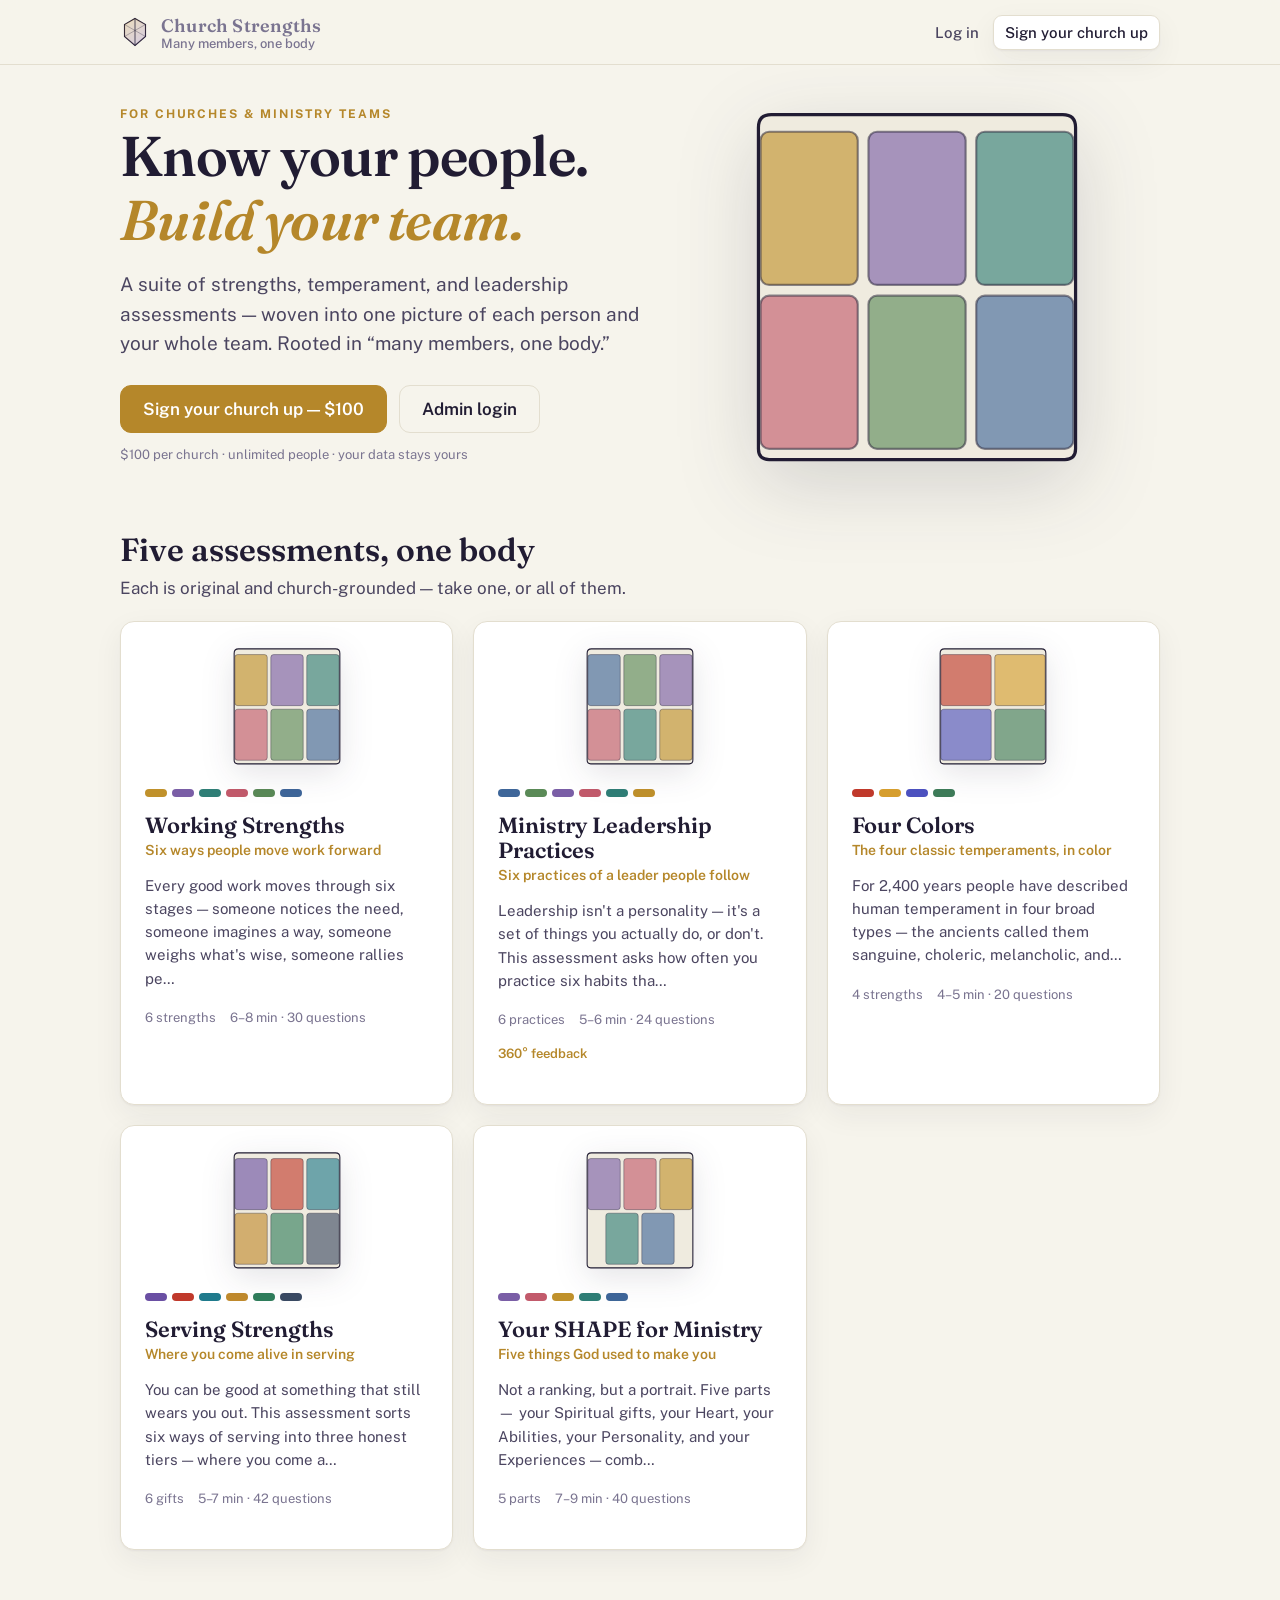
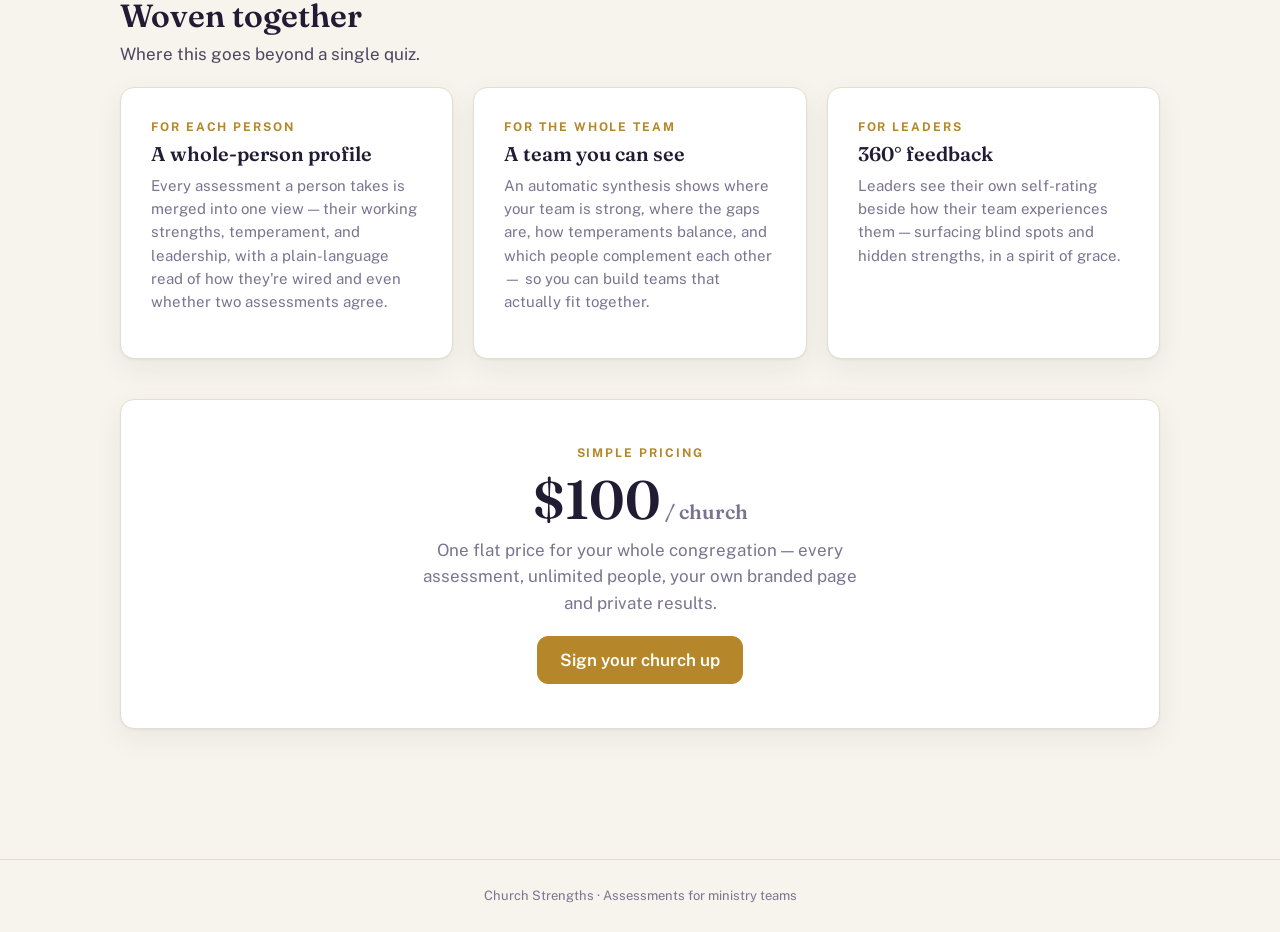
<file: index.html>
<!DOCTYPE html>
<html lang="en">
<head>
<meta charset="UTF-8" />
<meta name="viewport" content="width=device-width, initial-scale=1.0" />
<title>Elkhart Life · Strengths &amp; Gifts</title>
<link rel="preconnect" href="https://fonts.googleapis.com">
<link rel="preconnect" href="https://fonts.gstatic.com" crossorigin>
<link href="https://fonts.googleapis.com/css2?family=Fraunces:opsz,wght@9..144,400;9..144,500;9..144,600;9..144,700&family=Public+Sans:wght@400;500;600;700&display=swap" rel="stylesheet">
<style>
:root{
  --paper:#F6F4EC;--paper-2:#EFEBDF;--ink:#211C33;--ink-soft:#4B4560;--ink-faint:#7A7490;
  --card:#FFFFFF;--line:#E3DECF;--gold:#B5872A;--gold-soft:#E9DCBB;--focus:#2F7E76;
  --c-notice:#C0912B;--c-dream:#7A5EA6;--c-weigh:#2F7E76;--c-rally:#C25A6B;--c-help:#5A8A57;--c-finish:#3E6699;
  --radius:14px;--shadow:0 1px 2px rgba(33,28,51,.05),0 10px 30px rgba(33,28,51,.06);
  --shadow-lift:0 2px 6px rgba(33,28,51,.08),0 18px 44px rgba(33,28,51,.12);--maxw:1080px;
}
*{box-sizing:border-box}
html{-webkit-text-size-adjust:100%}
body{margin:0;background:var(--paper);color:var(--ink);font-family:"Public Sans",system-ui,-apple-system,Segoe UI,Roboto,Helvetica,Arial,sans-serif;font-size:17px;line-height:1.55;-webkit-font-smoothing:antialiased}
h1,h2,h3,h4{font-family:"Fraunces","Public Sans",Georgia,serif;font-weight:600;line-height:1.15;margin:0;color:var(--ink)}
p{margin:0 0 1em}
a{color:var(--ink)}
button{font-family:inherit;font-size:inherit;cursor:pointer}
img,svg{max-width:100%}
.wrap{max-width:var(--maxw);margin:0 auto;padding:0 20px}
.app-header{position:sticky;top:0;z-index:20;background:rgba(246,244,236,.86);backdrop-filter:saturate(1.2) blur(8px);border-bottom:1px solid var(--line)}
.app-header .wrap{display:flex;align-items:center;gap:14px;height:64px}
.brand{display:flex;align-items:center;gap:11px;text-decoration:none;flex:0 0 auto}
.brand .mark{width:30px;height:30px;flex:0 0 auto}
.brand b{font-family:"Fraunces",serif;font-weight:600;font-size:18px;letter-spacing:.2px}
.brand span{color:var(--ink-faint);font-size:13px;display:block;line-height:1;margin-top:2px;font-family:"Public Sans",sans-serif;font-weight:500}
.nav{margin-left:auto;display:flex;gap:2px;align-items:center;flex-wrap:wrap}
.nav button{background:transparent;border:1px solid transparent;color:var(--ink-soft);padding:8px 11px;border-radius:9px;font-weight:500;font-size:15px}
.nav button:hover{color:var(--ink);background:var(--paper-2)}
.nav button.active{color:var(--ink);background:#fff;border-color:var(--line);box-shadow:var(--shadow)}
main{padding:40px 0 90px;min-height:60vh}
.btn{display:inline-flex;align-items:center;justify-content:center;gap:9px;border-radius:11px;border:1px solid var(--ink);background:var(--ink);color:#fff;padding:13px 22px;font-weight:600;transition:transform .08s ease,box-shadow .15s ease;text-decoration:none}
.btn:hover{box-shadow:var(--shadow-lift);transform:translateY(-1px)}
.btn:active{transform:translateY(0)}
.btn.gold{background:var(--gold);border-color:var(--gold)}
.btn.ghost{background:transparent;color:var(--ink);border-color:var(--line)}
.btn.ghost:hover{background:#fff;border-color:var(--ink-faint)}
.btn.sm{padding:9px 14px;border-radius:9px;font-size:14px}
.btn[disabled]{opacity:.45;cursor:not-allowed;transform:none;box-shadow:none}
.eyebrow{font-family:"Public Sans",sans-serif;text-transform:uppercase;letter-spacing:.16em;font-size:12px;font-weight:700;color:var(--gold)}
.muted{color:var(--ink-faint)}
.hero{display:grid;grid-template-columns:1.15fr .85fr;gap:44px;align-items:center;margin-bottom:20px}
.hero h1{font-size:clamp(34px,5vw,56px);letter-spacing:-.01em}
.hero h1 em{font-style:italic;color:var(--gold)}
.hero p.lead{font-size:19px;color:var(--ink-soft);max-width:46ch;margin-top:18px}
.hero .verse{margin-top:22px;padding-left:16px;border-left:3px solid var(--gold-soft);color:var(--ink-soft);font-style:italic;font-family:"Fraunces",serif}
.hero .verse cite{display:block;font-style:normal;font-size:13px;letter-spacing:.02em;color:var(--ink-faint);margin-top:4px;font-family:"Public Sans",sans-serif}
.hero-cta{margin-top:26px;display:flex;gap:12px;flex-wrap:wrap}
.window{width:100%;max-width:360px;margin:0 auto;filter:drop-shadow(0 22px 40px rgba(33,28,51,.16));animation:winIn .7s ease both}
@keyframes winIn{from{opacity:0;transform:translateY(10px)}to{opacity:1;transform:none}}
.pane{transition:opacity .9s ease,transform .9s ease}
@media (prefers-reduced-motion:reduce){.pane{transition:none}.window{animation:none}}
.sec-head{display:flex;align-items:flex-end;justify-content:space-between;gap:16px;margin:54px 0 20px;flex-wrap:wrap}
.sec-head h2{font-size:clamp(24px,3.4vw,32px)}
.sec-head p{margin:6px 0 0;color:var(--ink-soft);max-width:64ch}
.grid{display:grid;grid-template-columns:repeat(auto-fill,minmax(300px,1fr));gap:20px}
.tcard{background:var(--card);border:1px solid var(--line);border-radius:var(--radius);padding:24px;box-shadow:var(--shadow);display:flex;flex-direction:column;position:relative;overflow:hidden}
.tcard .cardwin{max-width:120px;margin:0 auto 14px}
.tcard .cardwin .window{max-width:120px;filter:drop-shadow(0 8px 16px rgba(33,28,51,.12))}
.tcard .swatches{display:flex;gap:5px;margin-bottom:16px}
.tcard .swatches i{width:22px;height:8px;border-radius:4px;display:block}
.tcard h3{font-size:22px}
.tcard .sub{color:var(--gold);font-weight:600;font-size:14px;margin-top:2px}
.tcard p.desc{color:var(--ink-soft);font-size:15px;margin:12px 0 18px}
.tcard .meta{color:var(--ink-faint);font-size:13px;margin-bottom:16px;display:flex;gap:14px;flex-wrap:wrap}
.tcard .row{margin-top:auto;display:flex;gap:10px;align-items:center}
.tcard .tag{position:absolute;top:16px;right:16px;font-size:11px;letter-spacing:.08em;text-transform:uppercase;font-weight:700;color:var(--ink-faint);background:var(--paper-2);padding:4px 9px;border-radius:20px}
.tcard.add{border-style:dashed;background:transparent}
.tcard.add:hover{background:#fff}
.panel{background:var(--card);border:1px solid var(--line);border-radius:var(--radius);box-shadow:var(--shadow);padding:30px}
.narrow{max-width:720px;margin:0 auto}
label.field{display:block;margin:0 0 18px}
label.field .lab{font-weight:600;font-size:14px;margin-bottom:7px;display:block}
input[type=text],input[type=number],textarea,select{width:100%;padding:12px 14px;border:1px solid var(--line);border-radius:10px;background:#fff;color:var(--ink);font-family:inherit;font-size:16px}
textarea{min-height:70px;resize:vertical}
input:focus,textarea:focus,select:focus,button:focus-visible,a:focus-visible{outline:3px solid var(--focus);outline-offset:2px}
.hint{color:var(--ink-faint);font-size:13px;margin-top:6px}
.progress{height:8px;background:var(--paper-2);border-radius:20px;overflow:hidden;margin:0 0 4px}
.progress i{display:block;height:100%;background:var(--gold);width:0;transition:width .3s ease;border-radius:20px}
.q{padding:22px 0;border-bottom:1px solid var(--line)}
.q:last-child{border-bottom:0}
.q .qtext{font-size:18px;font-weight:500;margin-bottom:14px}
.q .qnum{color:var(--gold);font-weight:700;margin-right:8px}
.scale{display:grid;grid-template-columns:repeat(5,1fr);gap:8px}
.scale button{border:1px solid var(--line);background:#fff;border-radius:10px;padding:12px 6px;color:var(--ink-soft);font-weight:600;display:flex;flex-direction:column;align-items:center;gap:6px;font-size:13px;line-height:1.2}
.scale button .dot{width:18px;height:18px;border-radius:50%;border:2px solid var(--line)}
.scale button:hover{border-color:var(--ink-faint)}
.scale button.on{border-color:var(--gold);color:var(--ink)}
.scale button.on .dot{background:var(--gold);border-color:var(--gold)}
.report-head{display:grid;grid-template-columns:300px 1fr;gap:36px;align-items:center}
.report-head .win{max-width:280px}
.report-head h2{font-size:clamp(26px,3.6vw,36px)}
.lead-types{display:flex;gap:10px;flex-wrap:wrap;margin-top:10px}
.chip{display:inline-flex;align-items:center;gap:8px;background:#fff;border:1px solid var(--line);border-radius:30px;padding:7px 14px 7px 10px;font-weight:600;font-size:14px}
.chip .sw{width:12px;height:12px;border-radius:50%}
.bars{margin:8px 0 0}
.bar{display:grid;grid-template-columns:130px 1fr 44px;align-items:center;gap:14px;margin:12px 0}
.bar .name{font-weight:600;font-size:14px}
.bar .track{height:12px;background:var(--paper-2);border-radius:20px;overflow:hidden}
.bar .fill{height:100%;border-radius:20px;width:0;transition:width .8s ease}
.bar .pct{font-variant-numeric:tabular-nums;color:var(--ink-faint);font-size:13px;text-align:right}
.tblocks{display:grid;grid-template-columns:1fr 1fr;gap:18px;margin-top:8px}
.tblock{border:1px solid var(--line);border-radius:var(--radius);padding:20px;background:#fff;border-top:5px solid var(--line)}
.tblock h4{font-size:19px;display:flex;align-items:center;gap:9px}
.tblock .tagline{color:var(--ink-faint);font-size:13px;font-style:italic;margin:3px 0 12px;font-family:"Fraunces",serif}
.tblock dl{margin:0}
.tblock dt{font-size:12px;letter-spacing:.08em;text-transform:uppercase;font-weight:700;color:var(--gold);margin-top:12px}
.tblock dd{margin:3px 0 0;font-size:14.5px;color:var(--ink-soft)}
.tblock .verse{margin-top:14px;padding-top:12px;border-top:1px dashed var(--line);font-family:"Fraunces",serif;font-style:italic;font-size:14px;color:var(--ink-soft)}
.tblock .verse cite{display:block;font-style:normal;font-family:"Public Sans",sans-serif;font-size:12px;color:var(--ink-faint);margin-top:3px}
.team-stats{display:grid;grid-template-columns:repeat(auto-fit,minmax(150px,1fr));gap:14px;margin-bottom:8px}
.stat{background:#fff;border:1px solid var(--line);border-radius:var(--radius);padding:16px 18px;box-shadow:var(--shadow)}
.stat .n{font-family:"Fraunces",serif;font-size:30px;font-weight:600;line-height:1}
.stat .l{color:var(--ink-faint);font-size:13px;margin-top:4px}
.cov-row{display:grid;grid-template-columns:130px 1fr auto;align-items:center;gap:14px;padding:11px 0;border-bottom:1px solid var(--line)}
.cov-row:last-child{border-bottom:0}
.cov-row .cname{font-weight:600;font-size:14px;display:flex;align-items:center;gap:8px}
.cov-row .sw{width:12px;height:12px;border-radius:50%;flex:0 0 auto}
.dots{display:flex;gap:5px;flex-wrap:wrap}
.dots .p{width:26px;height:26px;border-radius:50%;background:var(--paper-2);color:var(--ink-soft);font-size:11px;font-weight:700;display:flex;align-items:center;justify-content:center;border:1px solid var(--line)}
.cov-flag{font-size:12px;font-weight:700;letter-spacing:.05em;text-transform:uppercase}
.cov-flag.gap{color:var(--c-rally)}
.cov-flag.ok{color:var(--c-help)}
.people{display:grid;grid-template-columns:repeat(auto-fill,minmax(230px,1fr));gap:14px;margin-top:8px}
.pcard{background:#fff;border:1px solid var(--line);border-radius:var(--radius);padding:16px 18px;box-shadow:var(--shadow)}
.pcard .pn{font-weight:700}
.pcard .pr{color:var(--ink-faint);font-size:13px;margin-bottom:10px}
.pcard .pl{display:flex;gap:6px;flex-wrap:wrap}
.pcard .mini{font-size:12px;font-weight:600;padding:4px 9px;border-radius:20px;color:#fff}
.type-editor,.q-editor{border:1px solid var(--line);border-radius:12px;padding:16px;margin-bottom:12px;background:var(--paper)}
.type-editor .top{display:grid;grid-template-columns:32px 1fr auto;gap:10px;align-items:center;margin-bottom:10px}
.swatch-pick{width:32px;height:32px;border-radius:8px;border:1px solid rgba(0,0,0,.12);padding:0}
.q-editor{display:grid;grid-template-columns:1fr 190px auto;gap:10px;align-items:start}
.mini-x{background:none;border:0;color:var(--c-rally);font-weight:700;font-size:20px;line-height:1;padding:4px 8px}
.toolbar{display:flex;gap:10px;flex-wrap:wrap;align-items:center;margin-bottom:22px}
.spacer{flex:1}
.empty{text-align:center;padding:56px 20px;color:var(--ink-faint)}
.empty svg{opacity:.5;margin-bottom:12px}
.callout{background:var(--gold-soft);border:1px solid #E0CE9E;border-radius:12px;padding:16px 18px;font-size:14.5px;color:#5c4a1e}
.callout b{color:#42340f}
.callout.warn{background:#f7e2e2;border-color:#e3b3b3;color:#7a2b2b}
.callout.warn b{color:#5e1f1f}
.callout.info{background:#e6eef0;border-color:#bcd3d6;color:#2b4d52}
.callout.info b{color:#1d3a3e}
.back{background:none;border:0;color:var(--ink-soft);font-weight:600;padding:0;margin-bottom:18px;display:inline-flex;gap:6px;align-items:center}
.back:hover{color:var(--ink)}
.footer{border-top:1px solid var(--line);margin-top:40px;padding:26px 0;color:var(--ink-faint);font-size:13px;text-align:center}
.spin{display:inline-block;width:18px;height:18px;border:2px solid var(--line);border-top-color:var(--gold);border-radius:50%;animation:sp .8s linear infinite;vertical-align:-3px;margin-right:8px}
@keyframes sp{to{transform:rotate(360deg)}}
@media (prefers-reduced-motion:reduce){.spin{animation:none}}
.syn h3{font-size:21px;margin:26px 0 6px}
.syn .lede{font-size:18px;color:var(--ink-soft);font-family:"Fraunces",serif;line-height:1.5}
.balance{display:flex;height:34px;border-radius:10px;overflow:hidden;border:1px solid var(--line);margin:10px 0 4px}
.balance div{display:flex;align-items:center;justify-content:center;color:#fff;font-weight:600;font-size:13px;min-width:40px}
.rec{border-left:3px solid var(--gold);padding:2px 0 2px 16px;margin:14px 0}
.rec b{display:block;margin-bottom:2px}
@media (max-width:820px){
  .hero{grid-template-columns:1fr;gap:26px}.window{max-width:280px}
  .report-head{grid-template-columns:1fr;gap:20px}.report-head .win{max-width:220px;margin:0 auto}
  .tblocks{grid-template-columns:1fr}.q-editor{grid-template-columns:1fr}.bar{grid-template-columns:104px 1fr 40px}
}
@media print{.app-header,.nav,.hero-cta,.report-actions,.footer,.back,.toolbar{display:none!important}body{background:#fff}.panel{box-shadow:none;border-color:#ccc}}
</style>
</head>
<body>
<header class="app-header">
  <div class="wrap">
    <a class="brand" href="#" onclick="goHome();return false;" aria-label="Home">
      <svg class="mark" viewBox="0 0 40 40" fill="none" aria-hidden="true">
        <path d="M20 2 L34 10 V26 L20 38 L6 26 V10 Z" fill="#fff" stroke="#211C33" stroke-width="1.5"/>
        <path d="M20 2 L34 10 V26 L20 38 L6 26 V10 Z" fill="url(#g)" opacity="0.9"/>
        <line x1="20" y1="2" x2="20" y2="38" stroke="#211C33" stroke-width="1"/>
        <line x1="6" y1="10" x2="34" y2="26" stroke="#211C33" stroke-width="1" opacity=".4"/>
        <line x1="34" y1="10" x2="6" y2="26" stroke="#211C33" stroke-width="1" opacity=".4"/>
        <defs><linearGradient id="g" x1="6" y1="2" x2="34" y2="38" gradientUnits="userSpaceOnUse">
          <stop stop-color="#C0912B" stop-opacity=".35"/><stop offset="1" stop-color="#7A5EA6" stop-opacity=".35"/>
        </linearGradient></defs>
      </svg>
      <span id="brandText"><b>Church Strengths</b><span>Many members, one body</span></span>
    </a>
    <nav class="nav" id="nav"></nav>
  </div>
</header>
<main><div class="wrap" id="app"></div></main>
<div class="footer"><div class="wrap" id="footText">Church Strengths · <span class="muted">Assessments for ministry teams</span></div></div>

<script>
/* ============================================================
   CONFIG — central storage (Supabase)
   These keys are safe to ship in a web page (the "publishable" key).
   Access is controlled by row-level security on the database.
============================================================ */
const SUPA={
  url:"https://mchifjmaakwjtfxdamtz.supabase.co",
  key:"sb_publishable_7299SQkKN0CFTkheEaWuOA_9dNIQ1Kp",
  results:"assessment_results",
  tests:"assessments",
  churches:"churches",
  people:"church_people"
};
const CLOUD = !!(SUPA.url && SUPA.key);
const PRICE="$100";

/* ============================================================
   BUILT-IN ASSESSMENT
============================================================ */
const BUILT_IN_TESTS=[{
  id:"working-strengths",
  name:"Working Strengths",
  subtitle:"Six ways people move work forward",
  description:"Every good work moves through six stages — someone notices the need, someone imagines a way, someone weighs what's wise, someone rallies people, someone helps carry it, and someone finishes it. This assessment shows which of those six come most naturally to you, so a team can see how its members fit together.",
  minutes:"6–8 min · 30 questions",builtIn:true,
  scale:{min:1,max:5,lowLabel:"Not like me",highLabel:"Very like me"},
  phases:[{name:"Envisioning",color:"var(--c-dream)",types:["notice","dream","weigh"],
           lean:"we're strong at seeing and shaping what could be",
           otherRisk:"without that, good ideas can stall before they land"},
          {name:"Activating",color:"var(--c-finish)",types:["rally","help","finish"],
           lean:"we're strong at getting things moving and done",
           otherRisk:"without that, we risk building fast rather than building the right thing"}],
  phaseBalanced:"The team is well balanced between envisioning and activating — ideas and execution are both represented. Keep both voices at the table.",
  types:[
    {id:"notice",name:"The Noticer",color:"var(--c-notice)",tagline:"Sees the need before it's spoken.",
     bring:"A watchful eye for gaps, needs, and the people others overlook. You sense when something is off and name it early.",
     team:"You keep the team honest about reality — surfacing the questions and needs that would otherwise be missed.",
     watch:"Others can hear your questions as criticism. Pair your noticing with encouragement so it lands as care.",
     verse:"That the members should have the same care one for another.",verseRef:"1 Corinthians 12:25 (KJV)"},
    {id:"dream",name:"The Dreamer",color:"var(--c-dream)",tagline:"Imagines what could be.",
     bring:"Fresh ideas and new possibilities. You see past 'how it's always been done' toward what could be.",
     team:"You give the team vision and options — the raw material other strengths can shape into a plan.",
     watch:"Ideas come faster than they can be carried out. Trust the Weighers and Finishers to help you choose and land them.",
     verse:"Where there is no vision, the people perish.",verseRef:"Proverbs 29:18 (KJV)"},
    {id:"weigh",name:"The Weigher",color:"var(--c-weigh)",tagline:"Knows what's wise and what's not.",
     bring:"Discernment and good judgment. You sense which ideas will work, what the risks are, and when the timing is right.",
     team:"You help the team choose well — separating the good idea from the merely exciting one.",
     watch:"Your caution can slow momentum. Say what you see plainly and early, then let the Ralliers move.",
     verse:"The heart of the prudent getteth knowledge.",verseRef:"Proverbs 18:15 (KJV)"},
    {id:"rally",name:"The Rallier",color:"var(--c-rally)",tagline:"Gets people moving.",
     bring:"Energy, invitation, and momentum. You stir people to act and help them say yes.",
     team:"You turn a plan into motion — gathering people and getting the work actually started.",
     watch:"Momentum can outrun readiness. Check with the Weighers before you rally the room.",
     verse:"He exhorted them all, that with purpose of heart they would cleave unto the Lord.",verseRef:"Acts 11:23 (KJV)"},
    {id:"help",name:"The Helper",color:"var(--c-help)",tagline:"Comes alongside and carries it.",
     bring:"A ready willingness to serve wherever needed. You make other people's work possible and lighter.",
     team:"You are the glue — meeting practical needs so the whole team can keep going.",
     watch:"You may say yes until you're depleted. Let the team notice your needs too.",
     verse:"As every man hath received the gift, even so minister the same one to another.",verseRef:"1 Peter 4:10 (KJV)"},
    {id:"finish",name:"The Finisher",color:"var(--c-finish)",tagline:"Sees it all the way through.",
     bring:"Steady follow-through. You keep going until it's truly done and nothing slips through the cracks.",
     team:"You get results — turning good intentions into finished work others can count on.",
     watch:"You can feel weighed down finishing what others started. Ask for help before the load gets heavy.",
     verse:"Let us not be weary in well doing: for in due season we shall reap, if we faint not.",verseRef:"Galatians 6:9 (KJV)"}
  ],
  questions:[
    {text:"I quickly sense when something is missing or not quite right.",typeId:"notice"},
    {text:"I notice people or needs that others tend to overlook.",typeId:"notice"},
    {text:"I ask a lot of questions about why things are the way they are.",typeId:"notice"},
    {text:"I often spot a problem before anyone else names it.",typeId:"notice"},
    {text:"I pay close attention to how people are really doing.",typeId:"notice"},
    {text:"I love imagining new ideas and possibilities.",typeId:"dream"},
    {text:"Conversations that start with \u201cwhat if we tried\u2026\u201d energize me.",typeId:"dream"},
    {text:"I often suggest a fresh approach no one else considered.",typeId:"dream"},
    {text:"I'd rather invent something new than repeat what's been done.",typeId:"dream"},
    {text:"New ideas come to me easily, sometimes faster than I can share them.",typeId:"dream"},
    {text:"I can usually tell which ideas are wise and which won't work.",typeId:"weigh"},
    {text:"People come to me to help them think a decision through.",typeId:"weigh"},
    {text:"I have a good instinct for timing \u2014 when to act and when to wait.",typeId:"weigh"},
    {text:"I can spot the flaw or risk in a plan others are excited about.",typeId:"weigh"},
    {text:"I trust my read on whether something is right.",typeId:"weigh"},
    {text:"I enjoy getting people excited about a goal.",typeId:"rally"},
    {text:"I naturally rally others to join in and take action.",typeId:"rally"},
    {text:"I bring energy and momentum to a group.",typeId:"rally"},
    {text:"People tend to say yes when I invite them to help.",typeId:"rally"},
    {text:"I'm comfortable being the one who says \u201clet's go.\u201d",typeId:"rally"},
    {text:"I'm quick to jump in and help wherever I'm needed.",typeId:"help"},
    {text:"I feel satisfied when I've made someone else's work easier.",typeId:"help"},
    {text:"I'd rather support the team than be out front.",typeId:"help"},
    {text:"I respond readily when someone asks me for a hand.",typeId:"help"},
    {text:"I notice what people need to succeed and try to provide it.",typeId:"help"},
    {text:"I keep going until a job is completely done.",typeId:"finish"},
    {text:"I follow up to make sure nothing falls through the cracks.",typeId:"finish"},
    {text:"I feel unsettled leaving something unfinished.",typeId:"finish"},
    {text:"People can count on me to deliver what I said I would.",typeId:"finish"},
    {text:"I take satisfaction in crossing the last item off the list.",typeId:"finish"}
  ]
},
/* ---------------- Ministry Leadership Practices ---------------- */
{
  id:"ministry-leadership",
  name:"Ministry Leadership Practices",
  subtitle:"Six practices of a leader people follow",
  description:"Leadership isn't a personality — it's a set of things you actually do, or don't. This assessment asks how often you practice six habits that shape a ministry leader people are glad to follow. It measures frequency, not talent: every one of these can be grown.",
  minutes:"5–6 min · 24 questions",builtIn:true,allowObserver:true,
  observerLead:"Rate how often you've actually seen this leader do each of the following. Rate what you've observed — it's fine to go on your honest impression.",
  scale:{min:1,max:5,lowLabel:"Rarely",highLabel:"Almost always"},
  types:[
    {id:"anchor",name:"The Anchor",color:"#3E6699",tagline:"Leads from a full well, not an empty one.",
     bring:"You stay grounded. Prayer, Scripture, and rest come before the work rather than after whatever's left of it.",
     team:"Your steadiness under pressure gives everyone else something solid to stand on.",
     watch:"When the calendar fills, this is the first thing to quietly disappear — and the last thing anyone notices is gone. Guard it on purpose.",
     verse:"Abide in me, and I in you… for without me ye can do nothing.",verseRef:"John 15:4–5 (KJV)"},
    {id:"example",name:"The Example",color:"#5A8A57",tagline:"Lives it before saying it.",
     bring:"Your life matches your message. People can trust what you say because they've watched you do it.",
     team:"You set the standard by living it — which is the only way a standard ever really sticks.",
     watch:"Being the example can slide into being the martyr. Let people see you rest and receive help, too.",
     verse:"Be thou an example of the believers, in word, in conversation, in charity, in spirit, in faith, in purity.",verseRef:"1 Timothy 4:12 (KJV)"},
    {id:"vision",name:"The Vision",color:"#7A5EA6",tagline:"Helps people see where we're going.",
     bring:"You can put words to where we're headed and why it matters, so people can actually picture it.",
     team:"You keep the team pointed the same direction and remind them what the work is for.",
     watch:"A vision only you can see isn't shared yet. Ask people to say it back in their own words.",
     verse:"Write the vision, and make it plain upon tables, that he may run that readeth it.",verseRef:"Habakkuk 2:2 (KJV)"},
    {id:"venture",name:"The Venture",color:"#C25A6B",tagline:"Willing to try, learn, and change.",
     bring:"You'll try something new, admit what isn't working, and change course without treating it as a defeat.",
     team:"You keep the ministry from calcifying — you make it safe to experiment and to fail small.",
     watch:"Change costs people something, even good change. Bring the careful and the steady with you rather than around them.",
     verse:"Be strong and of a good courage; be not afraid, neither be thou dismayed.",verseRef:"Joshua 1:9 (KJV)"},
    {id:"handoff",name:"The Handoff",color:"#2F7E76",tagline:"Gives the work away.",
     bring:"You equip and entrust other people instead of holding the work yourself.",
     team:"You multiply the team. Every person you train is a ministry that outlasts you.",
     watch:"Handing off isn't dumping. Send authority and support along with the task, not just the task.",
     verse:"The things that thou hast heard of me… the same commit thou to faithful men, who shall be able to teach others also.",verseRef:"2 Timothy 2:2 (KJV)"},
    {id:"blessing",name:"The Blessing",color:"#C0912B",tagline:"Names what's good, out loud.",
     bring:"You notice what people did well and you say it. You thank, and you celebrate.",
     team:"You keep people going. Volunteers stay where they're seen.",
     watch:"Praise that's vague or automatic stops landing. Be specific, and mean it.",
     verse:"Comfort yourselves together, and edify one another, even as also ye do.",verseRef:"1 Thessalonians 5:11 (KJV)"}
  ],
  questions:[
    {text:"I pray about a decision before I make it.",observerText:"They pray about a decision before making it.",typeId:"anchor"},
    {text:"I spend time with God for my own sake, not only to prepare something for others.",observerText:"They seem grounded in God, not just busy with tasks.",typeId:"anchor"},
    {text:"I keep a rhythm of rest, even in a busy season.",observerText:"They keep a healthy rhythm of rest, even in a busy season.",typeId:"anchor"},
    {text:"I lead out of fullness rather than running on fumes.",observerText:"They lead out of fullness rather than running on empty.",typeId:"anchor"},
    {text:"I do what I said I would do, even when no one would notice if I didn't.",observerText:"They do what they said they would do.",typeId:"example"},
    {text:"I own my mistakes in front of the people I lead.",observerText:"They own their mistakes in front of the people they lead.",typeId:"example"},
    {text:"I hold myself to the same standard I ask of others.",observerText:"They hold themselves to the same standard they ask of others.",typeId:"example"},
    {text:"The way I act in private matches the way I act up front.",observerText:"The way they act one-on-one matches the way they act up front.",typeId:"example"},
    {text:"I talk about where our ministry is going, not just what's next on the calendar.",observerText:"They talk about where our ministry is going, not just what's next.",typeId:"vision"},
    {text:"I explain why the work matters, not only what needs doing.",observerText:"They explain why the work matters, not only what needs doing.",typeId:"vision"},
    {text:"I describe our direction clearly enough that people can repeat it back.",observerText:"They describe our direction clearly enough that I could repeat it.",typeId:"vision"},
    {text:"I connect someone's small task to the bigger purpose behind it.",observerText:"They connect my task to the bigger purpose behind it.",typeId:"vision"},
    {text:"I'm willing to try something we've never done before.",observerText:"They're willing to try something we've never done before.",typeId:"venture"},
    {text:"I ask what isn't working, and then actually change it.",observerText:"They ask what isn't working, and then actually change it.",typeId:"venture"},
    {text:"I let people experiment without punishing them when it flops.",observerText:"They let people experiment without punishing them when it flops.",typeId:"venture"},
    {text:"I question a practice we've kept mainly because it's familiar.",observerText:"They question a practice we've kept mainly because it's familiar.",typeId:"venture"},
    {text:"I give real responsibility away instead of keeping it.",observerText:"They give real responsibility away instead of keeping it.",typeId:"handoff"},
    {text:"I train someone to do a task rather than just doing it myself.",observerText:"They train people rather than just doing things themselves.",typeId:"handoff"},
    {text:"I let people make the call in the area I've entrusted to them.",observerText:"They let me make the call in the area they've entrusted to me.",typeId:"handoff"},
    {text:"I'm looking for the next person to raise up, not just the next job to fill.",observerText:"They're looking for people to raise up, not just jobs to fill.",typeId:"handoff"},
    {text:"I tell people specifically what they did well.",observerText:"They tell people specifically what they did well.",typeId:"blessing"},
    {text:"I thank the people who serve where no one sees them.",observerText:"They thank the people who serve where no one sees them.",typeId:"blessing"},
    {text:"I celebrate wins publicly as a team.",observerText:"They celebrate wins publicly as a team.",typeId:"blessing"},
    {text:"I notice when someone is discouraged, and I say something.",observerText:"They notice when someone is discouraged, and say something.",typeId:"blessing"}
  ]
},
/* ---------------- Four Colors ---------------- */
{
  id:"four-colors",
  name:"Four Colors",
  subtitle:"The four classic temperaments, in color",
  description:"For 2,400 years people have described human temperament in four broad types — the ancients called them sanguine, choleric, melancholic, and phlegmatic. Colors are simply an easier way to remember them. Everyone is a blend of all four; most of us lead with one or two. This is about how you're wired, not what you're good at.",
  minutes:"4–5 min · 20 questions",builtIn:true,
  scale:{min:1,max:5,lowLabel:"Not like me",highLabel:"Very like me"},
  phases:[{name:"Outgoing",color:"#C0392B",types:["scarlet","amber"],
           lean:"there's no shortage of energy, initiative, or voice in the room",
           otherRisk:"without enough steadiness and reflection, the quickest opinion can carry the day"},
          {name:"Reserved",color:"#4C51BF",types:["indigo","evergreen"],
           lean:"we're thoughtful, steady, and calm under pressure",
           otherRisk:"without enough outward energy, good things can go unsaid and unstarted"}],
  phaseBalanced:"The team is well balanced between outgoing and reserved temperaments — there's energy in the room and ballast underneath it. That mix is worth protecting.",
  types:[
    {id:"scarlet",name:"Scarlet",color:"#C0392B",tagline:"Decides, moves, gets it done. (Classically: the choleric.)",
     bring:"Drive and decisiveness. You'd rather make the call and adjust than sit in indecision.",
     team:"You push things forward and are willing to make the hard call when everyone else is hesitating.",
     watch:"Your speed can run people over without your meaning to. Slow down enough to bring them with you.",
     verse:"Whatsoever thy hand findeth to do, do it with thy might.",verseRef:"Ecclesiastes 9:10 (KJV)"},
    {id:"amber",name:"Amber",color:"#D69E2E",tagline:"Warms the room and draws people in. (Classically: the sanguine.)",
     bring:"Warmth, optimism, and easy connection. People feel welcome around you.",
     team:"You keep morale up and make the ministry a place people want to come back to.",
     watch:"Enthusiasm can outrun follow-through. Let the steady ones help you land what you start.",
     verse:"A merry heart doeth good like a medicine.",verseRef:"Proverbs 17:22 (KJV)"},
    {id:"indigo",name:"Indigo",color:"#4C51BF",tagline:"Thinks deeply and does it right. (Classically: the melancholic.)",
     bring:"Depth, care, and high standards. You notice what others gloss over and you feel things deeply.",
     team:"You bring thoroughness and conscience — the quality control the rest of us need.",
     watch:"High standards can turn heavy, on you first and then on everyone else. Grace isn't the enemy of excellence.",
     verse:"Study to shew thyself approved unto God, a workman that needeth not to be ashamed.",verseRef:"2 Timothy 2:15 (KJV)"},
    {id:"evergreen",name:"Evergreen",color:"#3E7C59",tagline:"Calm, constant, and hard to rattle. (Classically: the phlegmatic.)",
     bring:"Steadiness, patience, and peace. You're the same person on a hard day as an easy one.",
     team:"You're the calm in the storm. You keep the peace and you stay when others drift away.",
     watch:"Keeping the peace can quietly mean avoiding a conversation that needs to happen. Your voice matters here.",
     verse:"Blessed are the peacemakers: for they shall be called the children of God.",verseRef:"Matthew 5:9 (KJV)"}
  ],
  questions:[
    {text:"I make decisions quickly and move on.",typeId:"scarlet"},
    {text:"I'd rather take charge than wait for someone else to.",typeId:"scarlet"},
    {text:"I get impatient when things move slowly.",typeId:"scarlet"},
    {text:"I'm comfortable telling people what I really think.",typeId:"scarlet"},
    {text:"I stay focused on the goal, even when it costs me some comfort.",typeId:"scarlet"},
    {text:"I get energy from being around people.",typeId:"amber"},
    {text:"I'm usually the one who starts the conversation.",typeId:"amber"},
    {text:"I'd rather things be warm and fun than formal.",typeId:"amber"},
    {text:"I stay optimistic even when things look rough.",typeId:"amber"},
    {text:"I talk things out to figure out what I think.",typeId:"amber"},
    {text:"I think things through carefully before I act.",typeId:"indigo"},
    {text:"Details matter to me — I notice when something is off.",typeId:"indigo"},
    {text:"I hold high standards for myself and my work.",typeId:"indigo"},
    {text:"I need time alone to recharge.",typeId:"indigo"},
    {text:"I feel things deeply, even when I don't show it.",typeId:"indigo"},
    {text:"I stay calm when other people are upset.",typeId:"evergreen"},
    {text:"I'd rather keep the peace than win an argument.",typeId:"evergreen"},
    {text:"I'm patient with people who take a while.",typeId:"evergreen"},
    {text:"I prefer a steady routine over constant change.",typeId:"evergreen"},
    {text:"People tell me I'm easy to be around.",typeId:"evergreen"}
  ]
},
/* ---------------- Serving Strengths (original three-tier gifts assessment) ---------------- */
{
  id:"serving-strengths",
  name:"Serving Strengths",
  subtitle:"Where you come alive in serving",
  description:"You can be good at something that still wears you out. This assessment sorts six ways of serving into three honest tiers — where you come alive, where you can serve well, and where it's wiser to lean on someone else. 42 short questions; answer for how you really are.",
  minutes:"5–7 min · 42 questions",builtIn:true,typeWord:"gifts",
  scale:{min:1,max:3,lowLabel:"Not me",highLabel:"That's me",labels:["Oh no, definitely not","Sometimes / somewhat","Oh yeah, definitely"]},
  tiers:[
    {ids:"top2",name:"Where You Come Alive",meaning:"Serve here often — this is where your joy and energy live."},
    {ids:"mid2",name:"Where You Can Serve Well",meaning:"Capable and steady, though not your deepest source of energy."},
    {ids:"low2",name:"Where to Lean on Others",meaning:"Draining over time — a great place to let another gift shine."}
  ],
  types:[
    {id:"seeker",name:"The Seeker",color:"#6a4fa3",tagline:"Asks the questions others rush past.",
     bring:"You're drawn to the big 'why.' You notice when something could be better and you're content to sit with a question instead of forcing a quick answer.",
     team:"You keep the team from settling — surfacing what's worth rethinking before everyone charges ahead.",
     watch:"Not every question needs answering today. Trust the Sparkers and Completers to move once you've named what matters.",
     verse:"It is the glory of God to conceal a thing: but the honour of kings is to search out a matter.",verseRef:"Proverbs 25:2 (KJV)"},
    {id:"maker",name:"The Maker",color:"#c0392b",tagline:"Starts from a blank page.",
     bring:"Fresh, original ideas come easily to you — often before anyone asks. You'd rather build something new than patch up what's there.",
     team:"You give the team new possibilities and approaches nobody else would have thought of.",
     watch:"Ideas outpace hands. Let the Sifters test them and the Completers land them.",
     verse:"Behold, I will do a new thing; now it shall spring forth.",verseRef:"Isaiah 43:19 (KJV)"},
    {id:"sifter",name:"The Sifter",color:"#1f7a8c",tagline:"Reads people and ideas by instinct.",
     bring:"You have a reliable gut for what's sound and what's off, even without every detail. People come to you to think things through.",
     team:"You help the team choose well — telling the strong idea from the merely exciting one.",
     watch:"Your read is usually right, but say it plainly and early so it guides rather than stalls.",
     verse:"The heart of the prudent getteth knowledge.",verseRef:"Proverbs 18:15 (KJV)"},
    {id:"sparker",name:"The Sparker",color:"#c08a2d",tagline:"Gets people moving.",
     bring:"Your enthusiasm is contagious. You stir people to jump in and you keep momentum alive when energy dips.",
     team:"You turn a good idea into motion — gathering people and getting things actually started.",
     watch:"Momentum can outrun readiness. Check with the Sifters before you rally the room.",
     verse:"He exhorted them all, that with purpose of heart they would cleave unto the Lord.",verseRef:"Acts 11:23 (KJV)"},
    {id:"responder",name:"The Responder",color:"#2f7d5b",tagline:"First to say yes.",
     bring:"You're quick and glad to meet a need in front of you. Coming alongside people is genuinely fulfilling, on their terms as much as yours.",
     team:"You're the one people can count on to pitch in without being asked twice.",
     watch:"You'll say yes until you're empty. Let the team notice your needs too.",
     verse:"As every man hath received the gift, even so minister the same one to another.",verseRef:"1 Peter 4:10 (KJV)"},
    {id:"completer",name:"The Completer",color:"#3a4a63",tagline:"Carries it across the line.",
     bring:"You see things through to the finish at a high standard, and crossing the line gives you energy rather than draining it.",
     team:"You get results — turning good intentions into finished work others can rely on.",
     watch:"You can feel stuck finishing what others started. Ask for help before the load gets heavy.",
     verse:"Let us not be weary in well doing: for in due season we shall reap, if we faint not.",verseRef:"Galatians 6:9 (KJV)"}
  ],
  questions:[
    {text:"I often catch myself wondering why things are the way they are.",typeId:"seeker"},
    {text:"When something matters to me, I naturally encourage others to join in.",typeId:"sparker"},
    {text:"I can usually tell whether an idea is good or bad before I have all the details.",typeId:"sifter"},
    {text:"Fresh ideas come to me easily, even when no one asked for them.",typeId:"maker"},
    {text:"I get real satisfaction from seeing something all the way through to the finish.",typeId:"completer"},
    {text:"I'm usually one of the first to say yes when someone needs help.",typeId:"responder"},
    {text:"I hold myself to high standards and don't like leaving loose ends.",typeId:"completer"},
    {text:"I notice when something could be better, even when everyone else seems content.",typeId:"seeker"},
    {text:"I love starting with a blank page and making something brand new.",typeId:"maker"},
    {text:"I find real joy in supporting others and meeting their needs.",typeId:"responder"},
    {text:"I'm good at rallying people to jump in and get started.",typeId:"sparker"},
    {text:"My gut sense about people and situations tends to be right.",typeId:"sifter"},
    {text:"I have a knack for spotting what's really going on beneath the surface.",typeId:"sifter"},
    {text:"People know they can count on me to pitch in without being asked twice.",typeId:"responder"},
    {text:"I'm happy to sit with a question for a long time without needing a quick answer.",typeId:"seeker"},
    {text:"I get excited about a good idea and can't help but get others excited too.",typeId:"sparker"},
    {text:"I'd rather create something original than fix up something that already exists.",typeId:"maker"},
    {text:"Crossing tasks off a clear list gives me energy.",typeId:"completer"},
    {text:"I often think of a new approach while others are still working on the last one.",typeId:"maker"},
    {text:"I rarely let a deadline or commitment slip.",typeId:"completer"},
    {text:"I enjoy stirring people to action and building momentum.",typeId:"sparker"},
    {text:"Big questions about life and purpose pull at me more than they do most people.",typeId:"seeker"},
    {text:"Serving and hospitality feel like a natural part of who I am.",typeId:"responder"},
    {text:"I can weigh a plan and sense whether it will actually work.",typeId:"sifter"},
    {text:"I'm happy to help on someone else's terms rather than my own.",typeId:"responder"},
    {text:"I can tell when something feels off, even if I can't fully explain why.",typeId:"sifter"},
    {text:"I stay with a job until it's fully done, even when it gets tedious.",typeId:"completer"},
    {text:"Coming up with creative solutions gives me energy.",typeId:"maker"},
    {text:"I find myself dreaming about how things around me could be different.",typeId:"seeker"},
    {text:"People often follow my lead when I'm enthusiastic about something.",typeId:"sparker"},
    {text:"I don't mind nudging others to move on something worth doing.",typeId:"sparker"},
    {text:"People would describe me as an idea person.",typeId:"maker"},
    {text:"Those close to me might say I get lost in my own thoughts.",typeId:"seeker"},
    {text:"People come to me for advice because I tend to see things clearly.",typeId:"sifter"},
    {text:"I want the things I take on to have clear goals and a clear finish line.",typeId:"completer"},
    {text:"Coming alongside people in whatever they need is deeply fulfilling to me.",typeId:"responder"},
    {text:"I'd rather explore what an idea could mean than rush past it.",typeId:"seeker"},
    {text:"I respond quickly and gladly when there's a need right in front of me.",typeId:"responder"},
    {text:"I pick up on patterns and small cues that others miss.",typeId:"sifter"},
    {text:"People would say I'm relentless about getting things across the line.",typeId:"completer"},
    {text:"When energy is low, I like being the one who reenergizes the group.",typeId:"sparker"},
    {text:"When there's a problem, my first instinct is to invent a new way around it.",typeId:"maker"}
  ]
},
/* ---------------- Your SHAPE for Ministry (profile assessment) ---------------- */
{
  id:"shape",
  name:"Your SHAPE for Ministry",
  subtitle:"Five things God used to make you",
  description:"Not a ranking, but a portrait. Five parts — your Spiritual gifts, your Heart, your Abilities, your Personality, and your Experiences — combine into one picture of where you'd serve best. You'll get a written profile you can keep and share with your church.",
  minutes:"7–9 min · 40 questions",builtIn:true,profile:true,typeWord:"parts",
  scale:{min:1,max:5,lowLabel:"Not me",highLabel:"Very me"},
  // Top-level "types" are the five letters — used for cards, windows, and team views.
  types:[
    {id:"S",name:"Spiritual Gifts",color:"#7A5EA6",tagline:"What God has gifted you to do."},
    {id:"H",name:"Heart",color:"#C25A6B",tagline:"Who and what you care about most."},
    {id:"A",name:"Abilities",color:"#C0912B",tagline:"The skills you actually have."},
    {id:"P",name:"Personality",color:"#2F7E76",tagline:"How you're wired to work."},
    {id:"E",name:"Experiences",color:"#3E6699",tagline:"What life has shaped in you."}
  ],
  sections:[
    {key:"S",name:"Spiritual Gifts",lead:"Ways God works through you for others.",
     options:[
      {id:"teaching",name:"Teaching",desc:"You make truth clear and help people understand."},
      {id:"shepherding",name:"Shepherding",desc:"You walk with people over time and care for their souls."},
      {id:"serving",name:"Serving",desc:"You meet practical needs so ministry can happen."},
      {id:"giving",name:"Giving",desc:"You provide generously and gladly."},
      {id:"leading",name:"Leading",desc:"You set direction and move people toward it."},
      {id:"mercy",name:"Mercy",desc:"You're drawn to the hurting and bring comfort."},
      {id:"encouraging",name:"Encouraging",desc:"You strengthen people with words that land."},
      {id:"intercession",name:"Intercession",desc:"You carry people to God in sustained prayer."}
     ],
     questions:[
      {text:"I can explain Scripture in a way that makes it click for others.",typeId:"teaching"},
      {text:"I enjoy walking with the same people over a long stretch of time.",typeId:"shepherding"},
      {text:"I'd rather set up chairs than be on the platform.",typeId:"serving"},
      {text:"I give generously without being asked, and it brings me joy.",typeId:"giving"},
      {text:"People naturally look to me to decide which direction we go.",typeId:"leading"},
      {text:"I'm drawn toward people who are hurting rather than away from them.",typeId:"mercy"},
      {text:"I often say the thing that lifts someone back up.",typeId:"encouraging"},
      {text:"I pray for specific people regularly, on my own, without being reminded.",typeId:"intercession"},
      {text:"I enjoy preparing a lesson or study more than most people would.",typeId:"teaching"},
      {text:"I notice when someone has drifted, and I go after them.",typeId:"shepherding"},
      {text:"Behind-the-scenes work feels satisfying, not thankless, to me.",typeId:"serving"},
      {text:"I look for chances to meet a need with my own resources.",typeId:"giving"}
     ]},
    {key:"H",name:"Heart",lead:"The people and causes that stir you.",
     options:[
      {id:"children",name:"Children",desc:"The next generation and their families."},
      {id:"youth",name:"Youth",desc:"Teens finding their footing and their faith."},
      {id:"hurting",name:"The Hurting",desc:"People in crisis, grief, addiction, or hardship."},
      {id:"newcomers",name:"Newcomers",desc:"Guests, seekers, and the not-yet-connected."},
      {id:"worship",name:"Worship",desc:"Leading the church into God's presence."},
      {id:"community",name:"The Community",desc:"Elkhart and the neighbors outside our walls."},
      {id:"discipleship",name:"Discipleship",desc:"Helping believers grow deep and mature."},
      {id:"missions",name:"Missions",desc:"The gospel going where it hasn't gone."}
     ],
     questions:[
      {text:"My heart comes alive around children.",typeId:"children"},
      {text:"I care deeply about teenagers and what they're facing.",typeId:"youth"},
      {text:"I'm burdened for people in crisis or hardship.",typeId:"hurting"},
      {text:"I notice the visitor standing alone and want to welcome them.",typeId:"newcomers"},
      {text:"Worship is where I feel most engaged in ministry.",typeId:"worship"},
      {text:"I think often about the needs of our city, not just our church.",typeId:"community"},
      {text:"I want to help believers grow past the basics.",typeId:"discipleship"},
      {text:"The unreached and missions work stir something in me.",typeId:"missions"}
     ]},
    {key:"A",name:"Abilities",lead:"Practical skills you can actually offer.",
     options:[
      {id:"organizing",name:"Organizing",desc:"Planning, coordinating, keeping things on track."},
      {id:"hospitality",name:"Hospitality",desc:"Food, welcome, and making people comfortable."},
      {id:"technical",name:"Technical",desc:"Sound, media, computers, and systems."},
      {id:"handson",name:"Hands-On",desc:"Building, fixing, maintaining, driving."},
      {id:"creative",name:"Creative",desc:"Music, art, writing, design."},
      {id:"speaking",name:"Speaking",desc:"Teaching, presenting, and communicating up front."},
      {id:"admin",name:"Administrative",desc:"Records, finances, scheduling, details."},
      {id:"relational",name:"Relational",desc:"Counseling, listening, connecting people."}
     ],
     questions:[
      {text:"I'm good at organizing an event so it runs smoothly.",typeId:"organizing"},
      {text:"I enjoy cooking, hosting, or making people feel at home.",typeId:"hospitality"},
      {text:"I'm comfortable with sound, video, computers, or tech.",typeId:"technical"},
      {text:"I can build, fix, or maintain things with my hands.",typeId:"handson"},
      {text:"I have musical, artistic, or design skill.",typeId:"creative"},
      {text:"I'm comfortable speaking in front of a group.",typeId:"speaking"},
      {text:"I'm careful and accurate with records, numbers, or details.",typeId:"admin"},
      {text:"People open up to me and I listen well.",typeId:"relational"}
     ]},
    {key:"P",name:"Personality",lead:"How you're wired to work best.",
     pairs:[["upfront","behind"],["structured","flexible"],["team","independent"]],
     options:[
      {id:"upfront",name:"Up Front",desc:"Energized by people and visible roles."},
      {id:"behind",name:"Behind the Scenes",desc:"Steady and effective out of the spotlight."},
      {id:"structured",name:"Structured",desc:"You want a plan, a schedule, and clear expectations."},
      {id:"flexible",name:"Flexible",desc:"You thrive when things are fluid and spontaneous."},
      {id:"team",name:"Team-Oriented",desc:"You do your best work alongside others."},
      {id:"independent",name:"Independent",desc:"You do your best work given a task and space."}
     ],
     questions:[
      {text:"Being in front of people energizes me rather than draining me.",typeId:"upfront"},
      {text:"I'd rather serve where no one is watching.",typeId:"behind"},
      {text:"I want to know the plan and the schedule ahead of time.",typeId:"structured"},
      {text:"I'm comfortable when plans change at the last minute.",typeId:"flexible"},
      {text:"I do my best work as part of a team.",typeId:"team"},
      {text:"Give me a task and space, and I'll get it done on my own.",typeId:"independent"}
     ]},
    {key:"E",name:"Experiences",lead:"What life has taught you that others need.",
     options:[
      {id:"spiritual",name:"Spiritual Journey",desc:"Your walk with God is something others can learn from."},
      {id:"hardship",name:"Hardship Endured",desc:"You've come through difficulty and can comfort others in it."},
      {id:"vocational",name:"Work & Vocation",desc:"Your career skills transfer directly to ministry."},
      {id:"family",name:"Family Life",desc:"Marriage and parenting have shaped your wisdom."},
      {id:"ministry",name:"Ministry Service",desc:"You've served before and know how it works."},
      {id:"education",name:"Training & Study",desc:"Formal study has equipped you to teach or lead."}
     ],
     questions:[
      {text:"My testimony is something God has used to help others.",typeId:"spiritual"},
      {text:"I've come through a hard season that lets me comfort people in it.",typeId:"hardship"},
      {text:"My job skills would transfer directly into serving the church.",typeId:"vocational"},
      {text:"Marriage or parenting has taught me things worth passing on.",typeId:"family"},
      {text:"I've served in ministry before and know how it works.",typeId:"ministry"},
      {text:"I've had formal training or study that equips me to teach or lead.",typeId:"education"}
     ]}
  ]
}];
/* ============================================================
   LEADER GUIDANCE — how to work with, communicate with, and lead
   each type. Keyed by testId → typeId. Edit freely; any type
   without an entry simply shows no guidance.
============================================================ */
const GUIDE={
 "working-strengths":{
  notice:{strength:"Sees the gap, the need, or the person everyone else walked past.",
    weakness:"Can sound like a critic. May raise problems faster than solutions, which wears on a team.",
    comms:"Ask them what they're seeing, and give them room to say it fully. They think out loud and need to be heard before they can let it go.",
    sensitive:"Being told they're negative. They experience their noticing as care, so 'you're always finding fault' lands as a rejection of their gift.",
    lead:"Invite their observations early, before decisions harden. Then close the loop — tell them what you did with what they raised, or they'll assume they were ignored."},
  dream:{strength:"Generates possibility. Keeps the church from assuming this year must look like last year.",
    weakness:"Starts more than finishes. Can feel deflated when ideas meet logistics.",
    comms:"Think with them, not at them. Say 'what if' before 'how much.' Give the idea a minute before you price it.",
    sensitive:"Having an idea shut down with a practical objection in the first breath. They hear it as 'you're unrealistic.'",
    lead:"Let them dream wide, then help them pick one. Pair them with a Finisher and protect that pairing."},
  weigh:{strength:"Sound judgment. Often right about what will and won't work, and why.",
    weakness:"Can slow momentum, and may hold back a concern until it's too late to act on.",
    comms:"Give them the information and a little time. Don't force an instant answer — you'll get a worse one.",
    sensitive:"Being rushed, or having their caution read as disloyalty or lack of faith.",
    lead:"Ask for their read *before* you announce a direction, not after. If you go a different way, tell them why — they'll follow, but they need the reasoning."},
  rally:{strength:"Turns a plan into motion and gets people to say yes.",
    weakness:"Can outrun readiness and over-promise in the enthusiasm of the moment.",
    comms:"Be direct and energetic. Give them the vision and the ask together.",
    sensitive:"Flat, unenthusiastic responses. Silence reads to them as rejection.",
    lead:"Give them something real to rally. Check the plan with a Weigher first so their enthusiasm isn't spent on something that stalls."},
  help:{strength:"Carries the practical load and makes everyone else's work possible.",
    weakness:"Says yes past their limit, then burns out quietly without complaining.",
    comms:"Ask about them, not just the task. They won't volunteer that they're overloaded.",
    sensitive:"Being taken for granted, or only ever hearing from leadership when something's needed.",
    lead:"Name their contribution out loud and specifically. Watch their load for them, and give them permission to say no."},
  finish:{strength:"Gets it across the line. What they take, they complete.",
    weakness:"Can get stuck cleaning up other people's unfinished work, and resent it.",
    comms:"Be clear and concrete: what's done look like, and by when. Vagueness frustrates them.",
    sensitive:"Shifting expectations and last-minute changes after they've committed.",
    lead:"Protect them from becoming the church's default finisher. Give clear scope, then leave them alone to work."}
 },
 "ministry-leadership":{
  anchor:{strength:"Leads from a full well. Decisions are prayed over, not just reasoned out.",
    weakness:"Can retreat into preparation when action is needed, or assume others share their rhythm.",
    comms:"Unhurried conversation. Give them space to reflect before they respond.",
    sensitive:"Having their devotional life treated as optional, or being scheduled so tightly it's squeezed out.",
    lead:"Protect their rest and study time rather than admiring it. Ask what God has been saying to them, not just what's done."},
  example:{strength:"What they say and how they live match. People trust them because of it.",
    weakness:"Can hold themselves to a standard that becomes self-punishing, and struggle to admit weakness.",
    comms:"Straight and sincere. They notice flattery and discount it.",
    sensitive:"Any hint of hypocrisy pointed at them — it strikes at the thing they most guard.",
    lead:"Model owning your own mistakes in front of them; it gives them permission to be human too."},
  vision:{strength:"Keeps the 'why' in front of people so work doesn't become mere activity.",
    weakness:"May stay at altitude and leave people unclear on this week's next step.",
    comms:"Start with purpose and direction, then get to details. Details-first loses them.",
    sensitive:"Having their vision called impractical, or watching the church drift into maintenance.",
    lead:"Ask them to name one concrete step under the vision. Pair them with a strong Handoff or Finisher."},
  venture:{strength:"Willing to try, change, and stop doing what no longer works.",
    weakness:"Can change things faster than people can absorb, and undervalue what's worth keeping.",
    comms:"Bring them problems, not just approvals. They come alive with room to experiment.",
    sensitive:"Being told 'we've always done it this way' without a reason.",
    lead:"Give them a sandbox — a defined place to innovate — so change is safe rather than unsettling."},
  handoff:{strength:"Gives real responsibility away and raises people up rather than hoarding tasks.",
    weakness:"May hand off before someone's ready, or lose track of what they delegated.",
    comms:"Clear on outcomes, light on method. Tell them what success looks like.",
    sensitive:"Having authority they delegated quietly taken back, or being second-guessed publicly.",
    lead:"Ask who they're developing right now. Back their delegation instead of overruling it in front of others."},
  blessing:{strength:"Notices and names what others do, especially the unseen work.",
    weakness:"May avoid hard feedback so as not to discourage, letting problems grow.",
    comms:"Warm and personal. They read tone as much as words.",
    sensitive:"A cold or purely transactional exchange, and seeing faithful people overlooked.",
    lead:"Give them permission and a script for the hard conversation, so encouragement and honesty can live together."}
 },
 "four-colors":{
  scarlet:{strength:"Decisive and driven. Moves things forward when others hesitate.",
    weakness:"Can run over people in the push to get results.",
    comms:"Be brief, direct, and lead with the point. Don't bury the ask in preamble.",
    sensitive:"Feeling controlled, micromanaged, or having their competence questioned.",
    lead:"Give them a goal and authority, not step-by-step instructions. Address conflict with them head-on — they'd rather have it out than let it sit."},
  amber:{strength:"Brings warmth and energy. Draws people in and makes serving fun.",
    weakness:"Can lose interest in follow-through and dislike unpleasant conversations.",
    comms:"Talk face-to-face, keep it personable. A quick call beats a formal email.",
    sensitive:"Public criticism or being left out. Rejection hits them harder than it looks.",
    lead:"Give them people-facing work and affirm them genuinely. Pair them with someone detail-oriented rather than nagging them about details."},
  indigo:{strength:"Thorough and thoughtful. Catches what others miss and holds high standards.",
    weakness:"Can be slow to act, hard on themselves, and discouraged by imperfection.",
    comms:"Give details, context, and advance notice. Put it in writing and let them process before responding.",
    sensitive:"Sloppy work, surprise changes, and criticism of their standards.",
    lead:"Respect their preparation time. Praise specifics, not generalities — vague encouragement reads as insincere to them."},
  evergreen:{strength:"Steady, loyal, and patient. The calm that holds a team together.",
    weakness:"Avoids conflict, may agree outwardly while disagreeing inwardly, and resists change.",
    comms:"Gentle and unhurried. Ask directly what they think, then wait — they won't push into a gap.",
    sensitive:"Conflict, pressure, and sudden change. They'll go quiet rather than push back.",
    lead:"Give plenty of warning before changes. Check that their 'yes' is a real yes, and make it safe to disagree with you."}
 },
 "serving-strengths":{
  seeker:{strength:"Asks the question no one else thought to ask.",
    weakness:"Can stall progress by reopening settled matters.",
    comms:"Give them the 'why' behind decisions, not just the 'what.'",
    sensitive:"Having their questions treated as obstruction.",
    lead:"Bring them in at the start of planning, where their questions cost nothing and help most."},
  maker:{strength:"Creates from nothing. Solves problems with a new approach.",
    weakness:"Loses interest once the creating is done and the maintaining starts.",
    comms:"Give them a problem, not a prescription. Leave room in the assignment.",
    sensitive:"Having their work heavily edited without conversation.",
    lead:"Hand off maintenance to someone else and keep pointing them at the next new thing."},
  sifter:{strength:"Reads people and plans accurately, often before the evidence is in.",
    weakness:"May not speak up unless asked, so the insight gets lost.",
    comms:"Ask them directly — 'what's your gut on this?' They rarely volunteer it.",
    sensitive:"Having a correct instinct dismissed because they couldn't fully explain it.",
    lead:"Build their read into your decision-making routinely, so it isn't a special occasion."},
  sparker:{strength:"Creates momentum and gets people moving together.",
    weakness:"Energy can fade once the exciting part passes.",
    comms:"Enthusiasm and a clear ask. Give them a stage and a cause.",
    sensitive:"Being met with apathy, or being told to tone it down.",
    lead:"Use them to launch things, then hand the ongoing work to a Completer."},
  responder:{strength:"First to say yes and genuinely glad to help.",
    weakness:"Overcommits and struggles to say no, even when depleted.",
    comms:"Check in on them personally. Ask how they're doing before what they can do.",
    sensitive:"Being used rather than valued, or having their help go unnoticed.",
    lead:"Say no on their behalf sometimes. Thank them specifically and publicly."},
  completer:{strength:"Finishes at a high standard, reliably.",
    weakness:"Can become rigid about process and frustrated by others' loose ends.",
    comms:"Clear expectations, firm deadlines, no moving targets.",
    sensitive:"Changing the plan late, or having their thoroughness called slow.",
    lead:"Define done, then let them run. Don't hand them someone else's mess without acknowledging it."}
 }
};
const SHAPE_GUIDE={
  "S:teaching":{strength:"Makes truth clear and gives people something to hold onto.",weakness:"Can over-explain, or prize being right over being understood.",comms:"Give them time to prepare; don't spring a teaching request on them last minute.",sensitive:"Being corrected publicly on content, or having their preparation rushed.",lead:"Tell them who they're teaching and what those people need, not just the topic."},
  "S:shepherding":{strength:"Stays with people over the long haul and notices who's drifting.",weakness:"Carries others' burdens home and can quietly run dry.",comms:"Ask about the people they're carrying, then ask about them.",sensitive:"Being moved off people they've invested in, or seeing someone fall through the cracks.",lead:"Cap how many people they're responsible for, and check their own soul care."},
  "S:serving":{strength:"Meets the practical need so the ministry can actually happen.",weakness:"Says yes past capacity and rarely asks for help.",comms:"Be concrete about the need; they respond to specifics, not appeals.",sensitive:"Being treated as labor rather than a person, or going unthanked.",lead:"Name their work publicly and watch their load for them."},
  "S:giving":{strength:"Provides generously and gladly, often before being asked.",weakness:"Can assume money solves what really needs presence or change.",comms:"Be transparent about where resources go; vagueness erodes their trust fast.",sensitive:"Feeling their generosity is expected, or seeing funds handled carelessly.",lead:"Report back on what their giving accomplished, and never take it for granted."},
  "S:leading":{strength:"Sets direction and moves people toward it.",weakness:"Can run ahead of the team and mistake momentum for agreement.",comms:"Direct and decisive. Give them the goal and the boundaries.",sensitive:"Being micromanaged or having authority undermined after it was given.",lead:"Define the lane clearly, then let them lead inside it."},
  "S:mercy":{strength:"Moves toward hurting people instead of away.",weakness:"Can absorb others' pain and struggle to set limits.",comms:"Gentle and unhurried; they read tone closely.",sensitive:"Harshness toward the struggling, or hearing people discussed as problems.",lead:"Give them permission to step back, and pair them with someone who holds structure."},
  "S:encouraging":{strength:"Says the thing that puts strength back into someone.",weakness:"May soften a message until the hard part disappears.",comms:"Personal and affirming; they give what they'd like to receive.",sensitive:"Cynicism, and having their encouragement dismissed as naive.",lead:"Ask them to pair encouragement with one honest word — it's a skill they can grow."},
  "S:intercession":{strength:"Carries people to God faithfully, usually unseen.",weakness:"Can withdraw into prayer where action is also required.",comms:"Quiet, unhurried, one-to-one. Tell them what to pray for specifically.",sensitive:"Having prayer treated as a formality or a lesser contribution.",lead:"Bring them real requests and report answers back. Give their ministry visible honor."}
};
function guideFor(testId,typeId){
  if(testId==="shape")return SHAPE_GUIDE[typeId]||null;return (GUIDE[testId]||{})[typeId]||null;}

/* A plain word about what these results are — and aren't. Shown on every
   report, and at more length on the leadership summaries. */
const HUMILITY_SHORT="These results describe patterns, not people. Read them as a starting point for conversation — \u201cdoes this fit you?\u201d — rather than a verdict about who someone is.";
const HUMILITY_LEADER="This guidance is drawn from established thinking about temperament and team dynamics. It is practical and pastoral, but it is interpretive, not clinical \u2014 and it is based on how each person answered on one day, about themselves. Treat every line here as a conversation starter with a real person, never a label or a verdict. The tool is at its best when it prompts \u201cdoes this fit you?\u201d and worst when it decides someone in advance. People are always freer than their profile, and the Spirit is not bound by any of it.";
function humilityNote(kind){
  const text=kind==="leader"?HUMILITY_LEADER:HUMILITY_SHORT;
  return `<div class="callout" style="margin-top:18px;border-left:3px solid var(--gold)"><b>A word about these results.</b><br>${text}</div>`;
}

const SWATCH_CHOICES=["#C0912B","#7A5EA6","#2F7E76","#C25A6B","#5A8A57","#3E6699","#B5872A","#9A6A3A","#4B4560"];

/* Section-based (profile) tests: flatten their sections into one question list,
   with type ids namespaced as "<sectionKey>:<optionId>". */
BUILT_IN_TESTS.forEach(t=>{
  if(!t.sections)return;
  t.questions=[];t.optionMap={};
  t.sections.forEach(sec=>{
    sec.options.forEach(o=>{t.optionMap[sec.key+":"+o.id]={...o,section:sec.key,sectionName:sec.name};});
    sec.questions.forEach(q=>t.questions.push({text:q.text,typeId:sec.key+":"+q.typeId,section:sec.key}));
  });
  t.minutes=t.minutes||(t.questions.length+" questions");
});

/* ============================================================
   AUTH + CHURCH CONTEXT + DATA LAYER (multi-tenant)
   - Church admins authenticate (Supabase Auth); their JWT scopes
     every read to their own church via row-level security.
   - Congregants submit anonymously (write-only) tagged to a church.
============================================================ */
const AUTH={session:null};
const DEFAULT_DEPARTMENTS=["Worship","Youth","Children","Hospitality & Greeters","Ushers","Media & Tech","Prayer","Outreach","Administration","Small Groups","Facilities"];
const CHURCH={id:null,slug:null,name:null,contactEmail:null,owner:false,departments:null};
const ME={role:null,name:null,teams:[]};  // role: admin | leader | member
function depts(){return (CHURCH.departments&&CHURCH.departments.length)?CHURCH.departments:DEFAULT_DEPARTMENTS;}
const store={custom:[], resultsCache:null, cloudErr:null};

function _lset(k,v){try{localStorage.setItem(k,JSON.stringify(v));}catch(e){}}
function _lget(k,f){try{const v=localStorage.getItem(k);return v?JSON.parse(v):f;}catch(e){return f;}}

function loggedIn(){return !!(AUTH.session&&AUTH.session.access_token);}
function mode(){
  if(!loggedIn())return CHURCH.id?"congregant":"marketing";
  return ME.role==="admin"?"admin":(ME.role?"team":"admin");
}
function isAdmin(){return mode()==="admin";}
function myTeams(){return ME.teams||[];}
function bearer(){return loggedIn()?AUTH.session.access_token:SUPA.key;}
function H(extra){return Object.assign({apikey:SUPA.key,Authorization:"Bearer "+bearer(),"Content-Type":"application/json"},extra||{});}

/* ---- Supabase Auth ---- */
async function authFetch(path,body){
  const r=await fetch(SUPA.url+"/auth/v1/"+path,{method:"POST",headers:{apikey:SUPA.key,"Content-Type":"application/json"},body:JSON.stringify(body)});
  const d=await r.json().catch(()=>({}));
  if(!r.ok){const e=new Error(d.error_description||d.msg||d.error||("auth error "+r.status));e.status=r.status;e.code=d.error_code||d.error;throw e;}
  return d;
}
function storeSession(d){
  if(!d||!d.access_token)return null;
  AUTH.session={access_token:d.access_token,refresh_token:d.refresh_token,user:d.user,expires_at:Date.now()+((d.expires_in||3600)*1000)};
  _lset("elc_session",AUTH.session);return AUTH.session;
}
async function signUp(email,password){return authFetch("signup",{email,password});}
async function signIn(email,password){return storeSession(await authFetch("token?grant_type=password",{email,password}));}
async function refreshSession(){
  const s=_lget("elc_session",null);if(!s)return null;AUTH.session=s;
  if(Date.now()<s.expires_at-60000)return s;
  try{return storeSession(await authFetch("token?grant_type=refresh_token",{refresh_token:s.refresh_token}));}
  catch(e){signOut();return null;}
}
function signOut(){AUTH.session=null;ME.role=null;ME.teams=[];ME.name=null;DEPT="all";try{localStorage.removeItem("elc_session");}catch(e){}CHURCH.id=CHURCH.slug=CHURCH.name=null;CHURCH.owner=false;store.custom=[];store.resultsCache=null;}

/* ---- churches ---- */
function setChurch(c,owner){CHURCH.id=c.id;CHURCH.slug=c.slug;CHURCH.name=c.name;CHURCH.contactEmail=c.contact_email||null;CHURCH.departments=(c.departments&&c.departments.length)?c.departments:null;CHURCH.owner=!!owner;}
function slugify(s){return (s||"").toLowerCase().replace(/[^a-z0-9]+/g,"-").replace(/^-+|-+$/g,"").slice(0,40)||"church";}
async function fetchChurchBySlug(slug){
  const rows=await cloudSelect("churches_public","slug=eq."+encodeURIComponent(slug)+"&select=id,slug,name,departments");
  return Array.isArray(rows)&&rows[0]?rows[0]:null;
}
async function fetchMyMembership(){
  const email=(AUTH.session&&AUTH.session.user&&AUTH.session.user.email)||"";
  if(!email)return null;
  const rows=await cloudSelect(SUPA.people,"email=ilike."+encodeURIComponent(email)+"&select=*&limit=1");
  return (Array.isArray(rows)&&rows[0])?rows[0]:null;
}
async function fetchChurchById(id){
  const rows=await cloudSelect(SUPA.churches,"id=eq."+encodeURIComponent(id)+"&select=*&limit=1");
  return (Array.isArray(rows)&&rows[0])?rows[0]:null;
}
async function fetchMyChurch(){
  const rows=await cloudSelect(SUPA.churches,"owner=eq."+AUTH.session.user.id+"&select=*&limit=1");
  return Array.isArray(rows)&&rows[0]?rows[0]:null;
}
async function createChurch(name){
  let base=slugify(name),slug=base;
  for(let i=0;i<5;i++){
    try{const rows=await cloudInsert(SUPA.churches,{name:name.trim(),slug,owner:AUTH.session.user.id,contact_email:(AUTH.session.user.email||null)});return rows[0];}
    catch(e){ if(e.status===409||/duplicate|unique/i.test(e.message)){slug=base+"-"+Math.random().toString(36).slice(2,5);continue;} throw e; }
  }
  throw new Error("Couldn't create a unique link for that name.");
}

/* ---- generic REST (auth-aware headers) ---- */
async function cloudSelect(table,q){const r=await fetch(SUPA.url+"/rest/v1/"+table+"?"+(q||"select=*"),{headers:H()});if(!r.ok)throw new Error("read "+r.status+": "+await r.text());return r.json();}
async function cloudInsert(table,row,opts){
  // Congregants may INSERT but not SELECT, so asking the database to return the
  // saved row makes row-level security reject the whole statement. For those
  // writes we ask for nothing back.
  const minimal=opts&&opts.minimal;
  const r=await fetch(SUPA.url+"/rest/v1/"+table,{method:"POST",headers:H({Prefer:minimal?"return=minimal":"return=representation"}),body:JSON.stringify(row)});
  if(!r.ok){const t=await r.text();const e=new Error("insert "+r.status+": "+t);e.status=r.status;throw e;}
  if(minimal)return [];
  let out=[];try{const raw=await r.text();if(raw)out=JSON.parse(raw);}catch(e){out=[];}
  return out;
}
async function cloudUpdate(table,q,patch){const r=await fetch(SUPA.url+"/rest/v1/"+table+"?"+q,{method:"PATCH",headers:H({Prefer:"return=representation"}),body:JSON.stringify(patch)});if(!r.ok)throw new Error("update "+r.status+": "+await r.text());return r.json();}
async function fetchRoster(){
  if(!CHURCH.id)return [];
  return await cloudSelect(SUPA.people,"church_id=eq."+CHURCH.id+"&select=*&order=created_at.asc");
}
async function addRosterPerson(email,name,role,teams){
  return await cloudInsert(SUPA.people,{church_id:CHURCH.id,email:email.trim(),name:name.trim()||null,role,departments:teams});
}
async function updateRosterPerson(id,patch){
  return await cloudUpdate(SUPA.people,"id=eq."+encodeURIComponent(id),patch);
}
async function removeRosterPerson(id){
  return await cloudDelete(SUPA.people,"id=eq."+encodeURIComponent(id));
}
async function setPersonDepartments(name,list){
  const rows=(store.resultsCache||[]).filter(r=>r.name.toLowerCase()===name.toLowerCase());
  const patch={departments:list.length?list:null,department:list.length?list[0]:null};
  for(const r of rows){
    if(!r.dbId)continue;
    await cloudUpdate(SUPA.results,"id=eq."+encodeURIComponent(r.dbId),patch);
    r.departments=list.slice();
  }
  return rows.length;
}
async function saveDepartments(list){
  const rows=await cloudUpdate(SUPA.churches,"id=eq."+CHURCH.id,{departments:list});
  CHURCH.departments=list.length?list:null;return rows;
}
async function cloudDelete(table,q){const r=await fetch(SUPA.url+"/rest/v1/"+table+"?"+q,{method:"DELETE",headers:H()});if(!r.ok)throw new Error("delete "+r.status+": "+await r.text());return true;}

function getTests(){return [...BUILT_IN_TESTS.map(t=>({...t})), ...store.custom];}
function findTest(id){return getTests().find(t=>t.id===id);}

async function refreshTests(){
  store.custom=[];
  if(!CLOUD||!CHURCH.id)return;
  try{
    const rows=await cloudSelect(SUPA.tests,"church_id=eq."+CHURCH.id+"&select=*&order=created_at.asc");
    store.custom=rows.map(r=>({...r.definition,builtIn:false}));
  }catch(e){}
}
async function saveCustomTest(test){
  store.custom.push(test);
  await cloudInsert(SUPA.tests,{id:test.id,definition:test,church_id:CHURCH.id});
}
async function deleteCustomTest(id){
  store.custom=store.custom.filter(t=>t.id!==id);
  await cloudDelete(SUPA.tests,"id=eq."+encodeURIComponent(id));
}

function rowToResult(r){
  const pct=Object.assign({},r.scores||{});
  const picks=pct._picks||null; if(picks)delete pct._picks;
  return {id:r.client_id,dbId:r.id,testId:r.test_id,testName:r.test_name,name:r.person_name,email:r.email||"",role:r.role||"",kind:r.kind||"self",subject:r.subject_name||null,departments:(Array.isArray(r.departments)&&r.departments.length)?r.departments:(r.department?[r.department]:[]),date:r.created_at,pct,picks,ranking:r.ranking,leading:r.leading_types,quiet:r.quiet_types};
}
function resultToRow(r){return {client_id:r.id,test_id:r.testId,test_name:r.testName,person_name:r.name,email:(r.email||null),role:r.role||null,departments:((r.departments&&r.departments.length)?r.departments:null),department:((r.departments&&r.departments.length)?r.departments[0]:null),kind:r.kind||"self",subject_name:(r.kind==="observer"?r.subject:null),church_id:CHURCH.id,scores:(r.picks?Object.assign({},r.pct,{_picks:r.picks}):r.pct),ranking:r.ranking,leading_types:r.leading,quiet_types:r.quiet};}

async function fetchResults(){ // admin-only; RLS returns just this church's rows
  const rows=await cloudSelect(SUPA.results,"select=*&order=created_at.desc");
  store.cloudErr=null;
  return rows.map(rowToResult);
}
async function saveResultCloud(r){ // congregant or admin submitting; stamped with church_id
  if(!CHURCH.id) return {ok:false,error:"No church selected."};
  try{await cloudInsert(SUPA.results,resultToRow(r),{minimal:true});return {ok:true};}
  catch(e){ if(e.status===409) return {ok:true,duplicate:true}; return {ok:false,error:e.message}; }
}
async function sendProfileEmail(clientId,bodyText){
  const r=await fetch(SUPA.url+"/functions/v1/send-profile",{
    method:"POST",
    headers:{apikey:SUPA.key,Authorization:"Bearer "+bearer(),"Content-Type":"application/json"},
    body:JSON.stringify({client_id:clientId,body:bodyText})
  });
  // Read as text first: an empty or non-JSON body must not be mistaken for a
  // failed send. The HTTP status is the source of truth.
  let d={};
  try{const raw=await r.text();if(raw)d=JSON.parse(raw);}catch(e){d={};}
  if(!r.ok)throw new Error(d.error||("the server returned "+r.status));
  return d;
}
async function deleteResultCloud(dbId){ if(dbId) await cloudDelete(SUPA.results,"id=eq."+encodeURIComponent(dbId)); }

/* ============================================================
   SCORING + SYNTHESIS
============================================================ */
function scoreTest(test,answers){
  if(test.sections)return scoreProfile(test,answers);
  const totals={},counts={};
  test.types.forEach(t=>{totals[t.id]=0;counts[t.id]=0;});
  test.questions.forEach((q,i)=>{const a=answers[i];if(typeof a==="number"){totals[q.typeId]+=a;counts[q.typeId]++;}});
  const s=test.scale,pct={},raw={},rawMax={};
  test.types.forEach(t=>{
    const mx=counts[t.id]*s.max,mn=counts[t.id]*s.min;
    pct[t.id]=mx>mn?Math.round(((totals[t.id]-mn)/(mx-mn))*100):0;
    raw[t.id]=totals[t.id];rawMax[t.id]=mx;
  });
  // Rank by normalized score, high to low; ties break by the order types are declared.
  // (With equal items per type this equals ranking by raw sum; normalizing keeps
  //  uneven custom tests fair.)
  const order={};test.types.forEach((t,i)=>order[t.id]=i);
  const ranking=[...test.types].map(t=>t.id).sort((a,b)=> pct[b]-pct[a] || order[a]-order[b]);
  return {pct,raw,rawMax,ranking,leading:ranking.slice(0,2),quiet:ranking.slice(-2)};
}

/* Profile scoring: each section is scored on its own; the person's top picks
   within each section form the profile. Letter-level scores keep the test
   compatible with the team views. */
function scoreProfile(test,answers){
  const totals={},counts={};
  test.questions.forEach((q,i)=>{const a=answers[i];
    if(typeof a==="number"){totals[q.typeId]=(totals[q.typeId]||0)+a;counts[q.typeId]=(counts[q.typeId]||0)+1;}});
  const s=test.scale,pct={},picks={};
  Object.keys(test.optionMap).forEach(id=>{
    const c=counts[id]||0,mx=c*s.max,mn=c*s.min;
    pct[id]=mx>mn?Math.round(((totals[id]-mn)/(mx-mn))*100):0;
  });
  // top picks per section, and a letter-level score = best option in that section
  test.sections.forEach(sec=>{
    let chosen;
    if(sec.pairs){
      // Opposing traits: report the stronger side of each pair (never both).
      chosen=sec.pairs.map(([a,b])=>{const ia=sec.key+":"+a,ib=sec.key+":"+b;return pct[ia]>=pct[ib]?ia:ib;});
    }else{
      const ids=sec.options.map(o=>sec.key+":"+o.id).sort((a,b)=>pct[b]-pct[a]);
      const top=pct[ids[0]]||0;
      // Only surface picks that are genuinely strong and close to the person's best.
      chosen=ids.filter(id=>pct[id]>=50&&pct[id]>=top-25).slice(0,3);
      if(!chosen.length)chosen=ids.slice(0,1);
    }
    picks[sec.key]=chosen;
    pct[sec.key]=Math.round(chosen.reduce((a,id)=>a+pct[id],0)/chosen.length);
  });
  const ranking=test.types.map(t=>t.id).sort((a,b)=>pct[b]-pct[a]);
  return {pct,picks,ranking,leading:ranking.slice(0,2),quiet:ranking.slice(-2)};
}

function synthesize(test,results){
  const rel=results.filter(r=>r.testId===test.id);
  const people=rel.length;
  const names=[...new Set(rel.map(r=>r.name))];
  const per={};
  test.types.forEach(t=>{per[t.id]={type:t,leaders:[],avg:0,sum:0};});
  rel.forEach(r=>{
    r.leading.forEach(id=>{if(per[id])per[id].leaders.push(r.name);});
    test.types.forEach(t=>{per[t.id].sum += (r.pct[t.id]||0);});
  });
  test.types.forEach(t=>{per[t.id].avg = people? Math.round(per[t.id].sum/people):0;});
  const ranked=test.types.map(t=>per[t.id]).sort((a,b)=>b.leaders.length-a.leaders.length);
  const gaps=ranked.filter(x=>x.leaders.length===0);
  const covered=ranked.filter(x=>x.leaders.length>0);
  const topConc=ranked[0];
  const overConc = people>=3 && topConc.leaders.length > people*0.5 ? topConc : null;
  // find best growth candidate for a gap: person (not already leading it) with highest pct in that type
  function growthFor(typeId){
    const cand=rel.filter(r=>!r.leading.includes(typeId)).sort((a,b)=>(b.pct[typeId]||0)-(a.pct[typeId]||0))[0];
    return cand? {name:cand.name,pct:cand.pct[typeId]||0}:null;
  }
  // phase balance (built-in only)
  let phase=null;
  if(test.phases){
    phase=test.phases.map(ph=>{
      let leaderSlots=0;
      rel.forEach(r=>{r.leading.forEach(id=>{if(ph.types.includes(id))leaderSlots++;});});
      return {...ph,slots:leaderSlots};
    });
  }
  return {test,people,names:names.length,rel,per,ranked,gaps,covered,topConc,overConc,growthFor,phase};
}

/* ============================================================
   COMBINED PROFILE ENGINE — weaves all assessments together
   Working Strengths & Serving Strengths share one underlying
   "contribution spine"; Colors adds temperament; Ministry
   Leadership adds leadership practices.
============================================================ */
const SPINE=[
  {id:"noticing", label:"Noticing",  blurb:"sees needs and asks why",   color:"#C0912B"},
  {id:"imagining",label:"Imagining", blurb:"brings new ideas",          color:"#7A5EA6"},
  {id:"discerning",label:"Discerning",blurb:"weighs what's wise",       color:"#2F7E76"},
  {id:"rallying", label:"Rallying",  blurb:"gets people moving",        color:"#C25A6B"},
  {id:"helping",  label:"Helping",   blurb:"comes alongside",           color:"#5A8A57"},
  {id:"finishing",label:"Finishing", blurb:"sees it through",           color:"#3E6699"}
];
const SPINE_MAP={
  "working-strengths":{notice:"noticing",dream:"imagining",weigh:"discerning",rally:"rallying",help:"helping",finish:"finishing"},
  "serving-strengths":{seeker:"noticing",maker:"imagining",sifter:"discerning",sparker:"rallying",responder:"helping",completer:"finishing"}
};
const COLOR_WORD={scarlet:"drive",amber:"warmth",indigo:"depth",evergreen:"steadiness"};

/* ============================================================
   LEADERSHIP PLAYBOOK content libraries (original)
   Assembled deterministically from a person's own results.
============================================================ */
const IDENTITY={   // merged-spine top role -> how they lead
  noticing:{label:"Discerning Watchman",line:"You lead by seeing. You notice the need, the drift, or the person before anyone names it, and you say so."},
  imagining:{label:"Possibility Builder",line:"You lead by imagining. You see what could be and give people a picture worth moving toward."},
  discerning:{label:"Steady Judge",line:"You lead by weighing. People bring you decisions because your read is sound and your counsel holds up."},
  rallying:{label:"Mobilizer",line:"You lead by gathering. You turn an idea into motion and get people moving together."},
  helping:{label:"Servant Anchor",line:"You lead by coming alongside. Your influence is built through presence and faithfulness, not position."},
  finishing:{label:"Finisher",line:"You lead by completing. What you carry gets across the line, and people trust that about you."}
};
const PRESSURE={   // temperament -> what happens when the load gets heavy
  scarlet:{drift:"You push harder and faster, and decisions start replacing conversations.",signs:["I decide without consulting.","I get short with people who slow me down.","I measure the day by what got done."],back:"Slow one decision on purpose and ask someone what they think before you act."},
  amber:{drift:"You keep the energy up in public while avoiding what's heavy underneath.",signs:["I say yes to keep the peace.","I avoid the hard conversation.","I'm performing more than connecting."],back:"Name the thing you've been avoiding, to one person, this week."},
  indigo:{drift:"You withdraw into analysis and hold yourself to a standard no one else set.",signs:["I replay conversations looking for what I did wrong.","I delay because it isn't ready yet.","I stop asking for help."],back:"Ship something at 80 percent and tell someone you did it on purpose."},
  evergreen:{drift:"You go quiet, absorb the strain, and let resentment build where no one can see it.",signs:["I agree out loud and disagree inside.","I stop volunteering my opinion.","I feel run over but say nothing."],back:"Say the disagreement out loud while it is still small."}
};
const ROLE_PRESSURE={ // spine role -> the specific failure that strength invites
  noticing:"Your noticing turns into criticism, and people start bracing when you speak.",
  imagining:"You start new things instead of finishing the last one, and the team pays for it.",
  discerning:"You go silent rather than say the hard read, and the decision goes badly without you.",
  rallying:"You rally people toward something that isn't ready, and spend trust you'll need later.",
  helping:"You carry everyone and tell no one you're empty.",
  finishing:"You grind alone and grow bitter at the people who left it unfinished."
};
const LAUNCH={     // questions generated from a person's QUIETER roles
  noticing:["Whose need does this actually meet — can I name a real person?","What am I not seeing because I'm close to it?"],
  imagining:["Is there a better way to do this that I haven't considered?","Have I asked anyone for an alternative before committing?"],
  discerning:["Who will tell me honestly if this is a bad idea?","What would have to be true for this to fail?"],
  rallying:["Who needs to hear the why before I ask for a yes?","Who will carry this with me, and have I actually asked them?"],
  helping:["What does this cost the people who have to do the work?","Who bears the load if this takes longer than I think?"],
  finishing:["Who owns each piece, and by when?","What does finished look like, specifically?"]
};
const CONVICTION={ // one keepable conviction per role
  noticing:"I will raise what I see early and gently, while it can still be received.",
  imagining:"I will finish faithfully before I begin something new.",
  discerning:"I will say the hard read out loud, in time for it to matter.",
  rallying:"I will earn a yes with clarity, not only with enthusiasm.",
  helping:"I will let people carry me the way I carry them.",
  finishing:"I will define done before I begin, and ask for help before I resent it."
};
const REVIEW=[
  {h:"People",q:["Did I invest in someone this week, not just manage them?","Did anyone leave a conversation with me feeling unseen?","Is there a hard conversation I keep postponing?"]},
  {h:"Direction",q:["Did I make where we're going clearer, or muddier?","Did I spend any time thinking rather than reacting?"]},
  {h:"Follow-through",q:["Did I finish what I started?","Did I hand off well, or just hand off?"]},
  {h:"Character",q:["Was I teachable when corrected?","Did I admit a mistake quickly?"]},
  {h:"Before God",q:["Did prayer lead my planning, or follow it?","Has my ministry flowed out of my walk with Christ?"]},
  {h:"Home",q:["Did my family get the best of me, or the leftovers?","Did ministry create pressure at home I could have prevented?"]}
];

function spineLabel(id){return (SPINE.find(s=>s.id===id)||{}).label||id;}
function personResults(name,all){return all.filter(r=>r.kind!=="observer"&&r.name.toLowerCase()===name.toLowerCase());}
function allPeople(all){
  const seen=new Map();
  all.filter(r=>r.kind!=="observer").forEach(r=>{const k=r.name.toLowerCase();if(!seen.has(k))seen.set(k,r.name);});
  return [...seen.values()].sort((a,b)=>a.localeCompare(b));
}

// Merge a person's spine scores across whichever spine tests they took (average pct per role)
function personSpine(rs){
  const acc={},cnt={},contributors={};SPINE.forEach(s=>{acc[s.id]=0;cnt[s.id]=0;contributors[s.id]=[];});
  const spineTests=[];
  rs.forEach(r=>{const map=SPINE_MAP[r.testId];if(!map)return;spineTests.push(r.testId);
    Object.keys(map).forEach(typeId=>{const role=map[typeId];acc[role]+=(r.pct[typeId]||0);cnt[role]++;});});
  if(spineTests.length===0)return null;
  const avg={};SPINE.forEach(s=>{avg[s.id]=cnt[s.id]?Math.round(acc[s.id]/cnt[s.id]):0;});
  const ranked=SPINE.map(s=>s.id).sort((a,b)=>avg[b]-avg[a]||SPINE.findIndex(s=>s.id===a)-SPINE.findIndex(s=>s.id===b));
  // agreement between the two spine tests, if both taken
  let agreement=null;
  const ws=rs.find(r=>r.testId==="working-strengths"),ss=rs.find(r=>r.testId==="serving-strengths");
  if(ws&&ss){
    const top=r=>r.leading.map(id=>SPINE_MAP[r.testId][id]);
    const a=top(ws),b=top(ss);const overlap=a.filter(x=>b.includes(x)).length;
    agreement=overlap===2?"strong":overlap===1?"partial":"low";
  }
  return {avg,ranked,top:ranked.slice(0,2),spineTests:[...new Set(spineTests)],agreement};
}
function personColor(rs){
  const r=rs.find(x=>x.testId==="four-colors");if(!r)return null;
  const t=findTest("four-colors");const top=r.leading[0];const ty=t.types.find(x=>x.id===top);
  return {id:top,name:ty?ty.name:top,word:COLOR_WORD[top]||"",color:ty?ty.color:"#888",second:r.leading[1]};
}
function personLeadership(rs){
  const r=rs.find(x=>x.testId==="ministry-leadership");if(!r)return null;
  const t=findTest("ministry-leadership");
  return {top:r.leading.map(id=>{const ty=t.types.find(x=>x.id===id);return ty?ty.name:id;})};
}
function personShape(rs){
  const r=rs.find(x=>x.testId==="shape");if(!r||!r.picks)return null;
  const t=findTest("shape");if(!t||!t.optionMap)return null;
  const nm=ids=>(ids||[]).map(id=>{const o=t.optionMap[id];return o?o.name:id;});
  return {gifts:nm(r.picks.S),heart:nm(r.picks.H),abilities:nm(r.picks.A),personality:nm(r.picks.P),experiences:nm(r.picks.E)};
}
function combinePerson(name,all){
  const rs=personResults(name,all);
  return {name,taken:rs.map(r=>({id:r.testId,name:r.testName})),spine:personSpine(rs),color:personColor(rs),leadership:personLeadership(rs),shape:personShape(rs),results:rs};
}
function personNarrative(P){
  const bits=[];
  if(P.spine){
    const [a,b]=P.spine.top;
    bits.push(`${P.name.split(/\s+/)[0]} contributes most through ${spineLabel(a)} and ${spineLabel(b)} — ${(SPINE.find(s=>s.id===a)||{}).blurb} and ${(SPINE.find(s=>s.id===b)||{}).blurb}.`);
    if(P.spine.agreement==="strong")bits.push("Both strengths assessments agree closely, so that's a dependable read.");
    else if(P.spine.agreement==="low")bits.push("The two strengths assessments point in different directions — worth a conversation about which fits better.");
  }
  if(P.color)bits.push(`Temperament leans ${P.color.name}${P.color.word?" ("+P.color.word+")":""}.`);
  if(P.leadership)bits.push(`In leadership, strongest at ${listJoin(P.leadership.top)}.`);
  if(P.shape){
    const s=P.shape;
    if(s.gifts.length&&s.heart.length)bits.push(`Gifted in ${listJoin(s.gifts)}, with a heart for ${listJoin(s.heart)}.`);
    else if(s.gifts.length)bits.push(`Gifted in ${listJoin(s.gifts)}.`);
    if(s.abilities.length)bits.push(`Brings practical skill in ${listJoin(s.abilities)}.`);
  }
  return bits.join(" ");
}

// Whole-team combined picture
function combineTeam(all){
  const people=allPeople(all);
  const profiles=people.map(n=>combinePerson(n,all));
  // spine coverage: a person "leads" a role if it's in their merged top-2
  const spineCov=SPINE.map(s=>{
    const leaders=profiles.filter(p=>p.spine&&p.spine.top.includes(s.id)).map(p=>p.name);
    return {role:s,leaders};
  }).sort((a,b)=>b.leaders.length-a.leaders.length);
  const spineGaps=spineCov.filter(x=>x.leaders.length===0 && profiles.some(p=>p.spine));
  // temperament mix
  const colorMix={};profiles.forEach(p=>{if(p.color){colorMix[p.color.id]=colorMix[p.color.id]||{name:p.color.name,color:p.color.color,people:[]};colorMix[p.color.id].people.push(p.name);}});
  const outgoing=(colorMix.scarlet?colorMix.scarlet.people.length:0)+(colorMix.amber?colorMix.amber.people.length:0);
  const reserved=(colorMix.indigo?colorMix.indigo.people.length:0)+(colorMix.evergreen?colorMix.evergreen.people.length:0);
  // leadership profiles present
  const leaders=profiles.filter(p=>p.leadership).map(p=>p.name);
  // complementary pairing: strongest imaginer + strongest finisher (by merged avg)
  function strongestIn(role){let best=null;profiles.forEach(p=>{if(p.spine){const v=p.spine.avg[role];if(best===null||v>best.v)best={name:p.name,v};}});return best;}
  const pair=(()=>{const im=strongestIn("imagining"),fi=strongestIn("finishing");
    if(im&&fi&&im.name!==fi.name)return {a:im.name,b:fi.name};return null;})();
  // SHAPE: where gifts and hearts cluster across the body
  const tally=(key)=>{const m={};profiles.forEach(p=>{if(p.shape)(p.shape[key]||[]).forEach(v=>{(m[v]=m[v]||[]).push(p.name);});});
    return Object.keys(m).map(k=>({name:k,people:m[k]})).sort((a,b)=>b.people.length-a.people.length);};
  const shapeGifts=tally("gifts"),shapeHearts=tally("heart"),shapeAbilities=tally("abilities");
  const hasShape=profiles.some(p=>p.shape);
  return {profiles,spineCov,spineGaps,colorMix,outgoing,reserved,leaders,pair,
    shapeGifts,shapeHearts,shapeAbilities,hasShape,
    hasSpine:profiles.some(p=>p.spine),hasColor:profiles.some(p=>p.color)};
}
function teamNarrative(T){
  const bits=[];
  const strong=T.spineCov.filter(x=>x.leaders.length>0).slice(0,2).map(x=>x.role.label);
  if(strong.length)bits.push(`Across our strengths assessments, the team is richest in ${listJoin(strong)}.`);
  if(T.spineGaps.length)bits.push(`No one currently leads in ${listJoin(T.spineGaps.map(x=>x.role.label))} — a place to grow or invite others in.`);
  if(T.hasShape&&T.shapeHearts.length&&T.shapeHearts[0].people.length>1){
    bits.push(`The most shared heart on the team is ${T.shapeHearts[0].name} (${T.shapeHearts[0].people.length} people).`);
  }
  if(T.hasColor){
    if(T.outgoing>T.reserved*1.6)bits.push("Temperament skews outgoing — plenty of energy and initiative; make room for the quieter, steadier voices.");
    else if(T.reserved>T.outgoing*1.6)bits.push("Temperament skews reserved — thoughtful and steady; lean on your outgoing members to start and rally.");
    else if(T.outgoing+T.reserved>0)bits.push("Temperament is balanced between outgoing and reserved — energy and ballast both present.");
  }
  return bits.join(" ");
}

/* ============================================================
   LEADERSHIP PLAYBOOK — assembled from a person's own results
============================================================ */
function buildPlaybook(name,all){
  const P=combinePerson(name,all);
  if(!P.spine&&!P.color&&!P.leadership&&!P.shape)return null;
  const first=(name||"").split(/\s+/)[0];
  const topRole=P.spine?P.spine.top[0]:null;
  const secondRole=P.spine?P.spine.top[1]:null;
  const quiet=P.spine?P.spine.ranked.slice(-2):[];
  const ident=topRole?IDENTITY[topRole]:null;

  // Contributions + risks come from the guidance already written per type.
  const contributions=[],risks=[];
  P.results.filter(r=>r.kind!=="observer").forEach(r=>{
    (r.leading||[]).forEach(id=>{
      const g=guideFor(r.testId,id);if(!g)return;
      const t=findTest(r.testId);const ty=t&&t.types.find(x=>x.id===id);
      const label=ty?ty.name:(t&&t.optionMap&&t.optionMap[id]?t.optionMap[id].name:id);
      if(!contributions.some(c=>c.text===g.strength))contributions.push({label,text:g.strength});
      if(!risks.some(c=>c.text===g.weakness))risks.push({label,text:g.weakness});
    });
    if(r.testId==="shape"&&r.picks){(r.picks.S||[]).forEach(id=>{
      const g=guideFor("shape",id);const t=findTest("shape");
      if(!g||!t.optionMap[id])return;const label=t.optionMap[id].name;
      if(!contributions.some(c=>c.text===g.strength))contributions.push({label,text:g.strength});
      if(!risks.some(c=>c.text===g.weakness))risks.push({label,text:g.weakness});});}
  });

  // Blind spots from real 360 feedback, when it exists.
  let feedback=null;
  const obs=all.filter(r=>r.kind==="observer"&&r.subject&&r.subject.toLowerCase()===name.toLowerCase());
  if(obs.length){
    const F=leaderFeedback("ministry-leadership",name,all);
    if(F.self)feedback={raters:F.obs.length,blind:F.blind.map(x=>x.type.name),hidden:F.hidden.map(x=>x.type.name)};
  }

  const launch=[];
  quiet.forEach(rid=>(LAUNCH[rid]||[]).forEach(q=>launch.push(q)));
  const convictions=[];
  (P.spine?P.spine.top.concat(quiet):[]).forEach(rid=>{if(CONVICTION[rid]&&!convictions.includes(CONVICTION[rid]))convictions.push(CONVICTION[rid]);});

  return {name,first,P,ident,topRole,secondRole,quiet,contributions,risks,feedback,launch,convictions,
    pressure:P.color?PRESSURE[P.color.id]:null,
    rolePressure:topRole?ROLE_PRESSURE[topRole]:null,
    teams:deptsOf(name,all)};
}
function playbookText(B){
  const L=[];const push=(x="")=>L.push(x);
  push(`LEADERSHIP PLAYBOOK — ${B.name}`);
  if(B.teams.length)push(B.teams.join(", "));
  push(new Date().toLocaleDateString());push("");
  if(B.ident){push("HOW YOU'RE WIRED");push(`${B.ident.label}. ${B.ident.line}`);push("");}
  if(B.contributions.length){push("WHAT YOU BRING");B.contributions.forEach(c=>push(`  • ${c.label}: ${c.text}`));push("");}
  if(B.risks.length){push("WHAT TO GUARD");B.risks.forEach(c=>push(`  • ${c.label}: ${c.text}`));push("");}
  if(B.feedback){push("WHAT YOUR TEAM SEES");
    if(B.feedback.blind.length)push(`  Possible blind spots: ${B.feedback.blind.join(", ")}`);
    if(B.feedback.hidden.length)push(`  Strengths you undersell: ${B.feedback.hidden.join(", ")}`);
    push("");}
  if(B.launch.length){push("BEFORE YOU START SOMETHING NEW");B.launch.forEach(q=>push(`  [ ] ${q}`));push("");}
  if(B.pressure||B.rolePressure){push("WHEN YOU'RE STRETCHED THIN");
    if(B.pressure)push(`  ${B.pressure.drift}`);
    if(B.rolePressure)push(`  ${B.rolePressure}`);
    if(B.pressure)B.pressure.signs.forEach(x=>push(`  [ ] ${x}`));
    if(B.pressure)push(`  Way back: ${B.pressure.back}`);
    push("");}
  push("A RHYTHM OF REVIEW");
  REVIEW.forEach(sec=>{push(`  ${sec.h}`);sec.q.forEach(q=>push(`    [ ] ${q}`));});
  push("");
  if(B.convictions.length){push("CONVICTIONS TO KEEP");B.convictions.forEach((c,i)=>push(`  ${i+1}. ${c}`));push("");}
  push("This playbook is assembled from your own assessment answers. It describes patterns, not limits — read it as a starting point for reflection and conversation, not a verdict.");
  push("");push(`${CHURCH.name||""} · Church Strengths`);
  return L.join("\n");
}
function renderPlaybook(){
  app().innerHTML=`<button class="back" onclick="go('combined')">&larr; Whole Picture</button>
    <div class="panel"><p><span class="spin"></span>Building the playbook…</p></div>`;
  loadPlaybook();
}
async function loadPlaybook(){
  let all;
  try{all=await fetchResults();}catch(e){return app().innerHTML=`<button class="back" onclick="go('combined')">&larr; Back</button><div class="panel"><div class="callout warn">${esc(e.message)}</div></div>`;}
  store.resultsCache=all;
  const B=buildPlaybook(STATE.pbPerson,all);
  if(!B)return app().innerHTML=`<button class="back" onclick="go('combined')">&larr; Back</button><div class="panel"><p class="muted">No assessment results for this person yet.</p></div>`;
  const checks=arr=>arr.map(q=>`<div style="display:flex;gap:10px;align-items:flex-start;padding:5px 0"><span style="display:inline-block;width:14px;height:14px;border:1.5px solid var(--line);border-radius:3px;flex:none;margin-top:3px"></span><span>${esc(q)}</span></div>`).join("");
  const part=(n,title,sub,body)=>`<div class="sec-head" style="margin:34px 0 8px"><div><div class="eyebrow">Part ${n}</div><h2 style="font-size:26px">${esc(title)}</h2>${sub?`<p>${esc(sub)}</p>`:""}</div></div>${body}`;
  app().innerHTML=`
  <button class="back" onclick="go('combined')">&larr; Whole Picture</button>
  <div class="panel">
    <div class="report-head" style="grid-template-columns:1fr">
      <div><div class="eyebrow">Leadership Playbook</div><h2 style="font-size:32px">${esc(B.name)}</h2>
      ${B.teams.length?`<p class="muted" style="margin:4px 0 0">${esc(listJoin(B.teams))}</p>`:""}
      ${B.ident?`<p class="lede" style="margin-top:14px;font-family:'Fraunces',serif;font-size:19px"><b>${esc(B.ident.label)}.</b> ${esc(B.ident.line)}</p>`:""}</div>
    </div>
    ${B.contributions.length?part("I","What You Bring","When you're healthy, this is what the church gets.",
      `<div class="tblocks">${B.contributions.map(c=>`<div class="tblock"><h4>${esc(c.label)}</h4><dl><dd style="margin-top:6px">${esc(c.text)}</dd></dl></div>`).join("")}</div>`):""}
    ${B.risks.length?part("II","What to Guard","Every strength has a shadow it casts when left undisciplined.",
      `<div class="tblocks">${B.risks.map(c=>`<div class="tblock" style="border-top-color:var(--c-rally)"><h4>${esc(c.label)}</h4><dl><dd style="margin-top:6px">${esc(c.text)}</dd></dl></div>`).join("")}</div>`):""}
    ${B.feedback?part("III","What Your Team Sees",`From ${B.feedback.raters} ${B.feedback.raters===1?"person":"people"} who serve with you.`,
      `${B.feedback.blind.length?`<div class="rec"><b>Possible blind spots</b>On ${esc(listJoin(B.feedback.blind))}, you rate yourself higher than your team does. Worth a curious conversation.</div>`:""}
       ${B.feedback.hidden.length?`<div class="rec"><b>Strengths you undersell</b>On ${esc(listJoin(B.feedback.hidden))}, your team rates you higher than you rate yourself. Receive it.</div>`:""}
       ${!B.feedback.blind.length&&!B.feedback.hidden.length?`<div class="rec"><b>Closely aligned</b>How you see yourself and how your team sees you line up well.</div>`:""}`):""}
    ${B.launch.length?part(B.feedback?"IV":"III","Before You Start Something New","These questions are drawn from where you're naturally thinnest — not from a generic list.",
      `<div class="panel" style="background:var(--paper-2);box-shadow:none">${checks(B.launch)}</div>`):""}
    ${(B.pressure||B.rolePressure)?part(B.feedback?"V":"IV","When You're Stretched Thin","Who you become under load, and the way back.",
      `${B.rolePressure?`<p style="margin:0 0 8px">${esc(B.rolePressure)}</p>`:""}
       ${B.pressure?`<p style="margin:0 0 12px;color:var(--ink-soft)">${esc(B.pressure.drift)}</p>
       <p style="font-weight:600;margin:0 0 4px">I know I'm drifting when…</p>
       <div class="panel" style="background:var(--paper-2);box-shadow:none">${checks(B.pressure.signs)}</div>
       <div class="callout" style="margin-top:12px"><b>The way back.</b> ${esc(B.pressure.back)}</div>`:""}`):""}
    ${part(B.feedback?"VI":"V","A Rhythm of Review","Set a repeating time. Twenty minutes, every other week.",
      REVIEW.map(sec=>`<h3>${esc(sec.h)}</h3><div class="panel" style="background:var(--paper-2);box-shadow:none;margin-bottom:10px">${checks(sec.q)}</div>`).join(""))}
    ${B.convictions.length?part(B.feedback?"VII":"VI","Convictions to Keep","Drawn from your own wiring — refine them over time.",
      `<ol style="padding-left:20px;line-height:1.9;font-family:'Fraunces',serif;font-size:17px">${B.convictions.map(c=>`<li>${esc(c)}</li>`).join("")}</ol>`):""}
    ${humilityNote("leader")}
    <div class="report-actions" style="display:flex;gap:12px;flex-wrap:wrap;margin-top:26px">
      <button class="btn" onclick="window.print()">Print / Save PDF</button>
      <button class="btn ghost" onclick="copyPlaybook(this)">Copy playbook</button>
    </div>
  </div>`;
}
function copyPlaybook(btn){
  const B=buildPlaybook(STATE.pbPerson,store.resultsCache||[]);
  if(!B)return;
  try{navigator.clipboard.writeText(playbookText(B));btn.textContent="Copied ✓";setTimeout(()=>btn.textContent="Copy playbook",1600);}
  catch(e){btn.textContent="Copy failed";}
}

/* ---- Whole Picture screen ---- */
function renderCombined(){
  app().innerHTML=`<div class="sec-head"><div><h2>Whole Picture</h2><p>Every assessment, woven together — for each person, and for the body as a whole.</p></div></div>
    <div class="panel"><p><span class="spin"></span>Gathering everyone's results…</p></div>`;
  loadCombined();
}
/* ---- department scope ---- */
/* A person may serve on several teams, and may have answered differently on
   different assessments — so their teams are the union across all their rows. */
function personDeptMap(rows){
  const m={};
  rows.filter(r=>r.kind!=="observer").forEach(r=>{
    const k=r.name.toLowerCase();m[k]=m[k]||new Set();
    (r.departments||[]).forEach(d=>{if(d)m[k].add(d);});
  });
  return m;
}
function deptsOf(name,rows){const s=personDeptMap(rows)[(name||"").toLowerCase()];return s?[...s]:[];}
function scopeDept(rows){
  if(mode()==="team"){
    const mine=myTeams();
    const pick=mine.includes(DEPT)?[DEPT]:mine;
    const m=personDeptMap(store.resultsCache||rows);
    return rows.filter(r=>{const set=m[r.name.toLowerCase()];return !!set&&pick.some(d=>set.has(d));});
  }
  if(DEPT==="all")return rows;
  const m=personDeptMap(store.resultsCache||rows);
  return rows.filter(r=>{
    const set=m[r.name.toLowerCase()];
    if(DEPT==="")return !set||set.size===0;       // unassigned
    return !!set&&set.has(DEPT);
  });
}
function setDept(d){DEPT=d;render();}
function deptBar(all){
  if(mode()==="team"){
    const mine=myTeams();
    if(mine.length<2)return `<div class="callout info" style="margin-bottom:16px">You're seeing <b>${esc(mine[0]||"your team")}</b>.</div>`;
    return `<div class="toolbar" style="margin-bottom:14px">${mine.map(d=>`<button class="btn sm ${DEPT===d?'':'ghost'}" onclick="setDept('${esc(d).replace(/'/g,"\\'")}')">${esc(d)}</button>`).join("")}</div>`;
  }
  const self=all.filter(r=>r.kind!=="observer");
  const map=personDeptMap(all);
  const counts={};let unassigned=0;
  Object.keys(map).forEach(k=>{const set=map[k];if(!set||set.size===0){unassigned++;return;}set.forEach(d=>{counts[d]=(counts[d]||0)+1;});});
  // include any team names in the data that aren't on the current list
  const extra=Object.keys(counts).filter(d=>!depts().includes(d));
  const present=depts().filter(d=>counts[d]).concat(extra);
  if(!present.length&&!unassigned)return "";
  const people=n=>n+" "+(n===1?"person":"people");
  let btns=[`<button class="btn sm ${DEPT==='all'?'':'ghost'}" onclick="setDept('all')">All teams (${people(new Set(self.map(r=>r.name.toLowerCase())).size)})</button>`];
  present.forEach(d=>{btns.push(`<button class="btn sm ${DEPT===d?'':'ghost'}" onclick="setDept('${esc(d).replace(/'/g,"\\'")}')">${esc(d)} (${counts[d]})</button>`);});
  if(unassigned)btns.push(`<button class="btn sm ${DEPT===''?'':'ghost'}" onclick="setDept('')">Unassigned (${unassigned})</button>`);
  return `<div class="toolbar" style="margin-bottom:14px">${btns.join("")}</div>`;
}
function deptNote(){if(mode()==="team")return "";return DEPT==="all"?"":`<div class="callout info" style="margin-bottom:16px">Showing <b>${DEPT===""?"people with no team assigned":esc(DEPT)}</b> only. <a href="#" onclick="setDept('all');return false;">Show all teams</a></div>`;}

async function loadCombined(){
  let all;
  try{all=await fetchResults();}catch(e){return app().innerHTML=`<div class="sec-head"><div><h2>Whole Picture</h2></div></div><div class="panel"><div class="callout warn"><b>Couldn't reach the central store.</b><br>${esc(e.message)}</div><button class="btn" style="margin-top:16px" onclick="renderCombined()">Try again</button></div>`;}
  store.resultsCache=all;
  const scoped=scopeDept(all);
  const people=allPeople(scoped);
  if(people.length===0){
    app().innerHTML=`<div class="sec-head"><div><h2>Whole Picture</h2></div></div><div class="panel empty"><svg width="54" height="54" viewBox="0 0 24 24" fill="none" stroke="currentColor" stroke-width="1.5"><circle cx="12" cy="8" r="3.5"/><path d="M5 20c0-3.5 3-6 7-6s7 2.5 7 6"/></svg><p>No results yet.<br>Once your team takes the assessments, their combined picture appears here.</p><button class="btn" onclick="go('home')" style="margin-top:6px">Go to assessments</button></div>`;return;
  }
  if(COMBINED_MODE==="person"&&(!COMBINED_PERSON||!people.some(n=>n.toLowerCase()===COMBINED_PERSON.toLowerCase())))COMBINED_PERSON=people[0];
  const toggle=`<div class="toolbar"><button class="btn sm ${COMBINED_MODE==='team'?'':'ghost'}" onclick="setCombined('team')">Whole team</button><button class="btn sm ${COMBINED_MODE==='person'?'':'ghost'}" onclick="setCombined('person')">Each person</button><div class="spacer"></div><button class="btn sm ghost" onclick="window.print()">Print / Save PDF</button></div>`;
  const body=COMBINED_MODE==="team"?combinedTeamHTML(scoped,people):combinedPersonHTML(scoped,people);
  app().innerHTML=`<div class="sec-head"><div><h2>Whole Picture</h2><p>Every assessment, woven together — many members, one body.</p></div></div>${deptBar(all)}${deptNote()}${toggle}${body}`;
  requestAnimationFrame(()=>{document.querySelectorAll('.fill').forEach(f=>{setTimeout(()=>f.style.width=f.dataset.w+"%",60);});});
}
function setCombined(mode){COMBINED_MODE=mode;renderCombined();}
function pickPerson(name){COMBINED_PERSON=name;COMBINED_MODE="person";renderCombined();}

function combinedTeamHTML(all,people){
  const T=combineTeam(all);
  const totalAssess=all.filter(r=>r.kind!=="observer").length;
  const spineBars=T.hasSpine?`<h3>How the team contributes</h3>
    <p class="hint" style="margin-top:0">Working Strengths and Serving Strengths, merged onto one set of roles. Bar = people who lead here (their top two).</p>
    <div class="bars">${T.spineCov.map(x=>`<div class="bar"><div class="name">${esc(x.role.label)}</div><div class="track"><div class="fill" data-w="${people.length?Math.round(x.leaders.length/people.length*100):0}" style="background:${x.role.color}"></div></div><div class="pct">${x.leaders.length}</div></div>`).join("")}</div>`:"";
  const colorMix=T.hasColor?`<h3>Temperament mix</h3><div class="coverage">${["scarlet","amber","indigo","evergreen"].filter(id=>T.colorMix[id]).map(id=>{const c=T.colorMix[id];return `<div class="cov-row"><div class="cname"><span class="sw" style="background:${c.color}"></span>${esc(c.name)}</div><div class="dots">${c.people.map(n=>`<span class="p" title="${esc(n)}">${initials(n)}</span>`).join("")}</div><span class="cov-flag ok">${c.people.length}</span></div>`;}).join("")}</div>`:"";
  const lead=T.leaders.length?`<h3>Leadership</h3><p class="muted">${listJoin(T.leaders)} ${T.leaders.length===1?"has":"have"} a leadership profile. <a href="#" onclick="go('leaders');return false;">See 360° feedback &rarr;</a></p>`:"";
  const cluster=(title,rows,color)=>rows.length?`<h3>${title}</h3><div class="coverage">${rows.slice(0,6).map(x=>`<div class="cov-row"><div class="cname"><span class="sw" style="background:${color}"></span>${esc(x.name)}</div><div class="dots">${x.people.map(n=>`<span class="p" title="${esc(n)}">${initials(n)}</span>`).join("")}</div><span class="cov-flag ok">${x.people.length}</span></div>`).join("")}</div>`:"";
  const shapeBlock=T.hasShape?cluster("Spiritual gifts across the body",T.shapeGifts,"#7A5EA6")
    +cluster("Where hearts lean",T.shapeHearts,"#C25A6B")
    +cluster("Practical abilities on hand",T.shapeAbilities,"#C0912B"):"";
  const pairing=T.pair?`<div class="rec"><b>A complementary pairing</b>${esc(T.pair.a)} (strongest at Imagining) and ${esc(T.pair.b)} (strongest at Finishing) make a natural idea-to-done pair — put them on the same project.</div>`:"";
  const roster=`<h3>The people</h3><div class="people">${people.map(n=>{const P=combinePerson(n,all);
    const chips=(P.spine?P.spine.top.map(id=>`<span class="mini" style="background:${(SPINE.find(s=>s.id===id)||{}).color||'#888'}">${esc(spineLabel(id))}</span>`).join(""):"")+(P.color?`<span class="mini" style="background:${P.color.color}">${esc(P.color.name)}</span>`:"");
    return `<button class="pcard" style="text-align:left;cursor:pointer;border:1px solid var(--line)" onclick="pickPerson('${esc(n).replace(/'/g,"\\'")}')"><div class="pn">${esc(n)}</div><div class="pr">${P.taken.length} assessment${P.taken.length===1?"":"s"}</div><div class="pl">${chips}</div></button>`;}).join("")}</div>`;
  return `<div class="team-stats"><div class="stat"><div class="n">${people.length}</div><div class="l">people</div></div><div class="stat"><div class="n">${totalAssess}</div><div class="l">assessments taken</div></div><div class="stat"><div class="n">${Math.round(totalAssess/people.length*10)/10}</div><div class="l">avg per person</div></div></div>
    <div class="panel syn" style="margin-top:18px"><p class="lede">${esc(teamNarrative(T))||"As people complete more than one assessment, the woven picture grows richer."}</p>
    ${spineBars}${colorMix}${shapeBlock}${lead}${pairing?'<h3>What this means for the team</h3>'+pairing:""}${humilityNote("leader")}${roster}</div>`;
}

function combinedPersonHTML(all,people){
  const picker=`<div class="toolbar" style="margin-bottom:14px">${people.map(n=>`<button class="btn sm ${COMBINED_PERSON&&COMBINED_PERSON.toLowerCase()===n.toLowerCase()?'':'ghost'}" onclick="pickPerson('${esc(n).replace(/'/g,"\\'")}')">${esc(n)}</button>`).join("")}</div>`;
  const P=combinePerson(COMBINED_PERSON,all);
  const takenChips=P.taken.map(t=>`<span class="chip">${esc(t.name)}</span>`).join("")||'<span class="muted">No assessments yet</span>';
  const windows=P.results.map(r=>{const t=findTest(r.testId);if(!t)return"";return `<div style="width:110px;text-align:center"><div style="max-width:110px">${windowSVG(t,r.pct)}</div><div class="hint" style="margin-top:4px">${esc(t.name)}</div></div>`;}).join("");
  const spine=P.spine?`<h3>How ${esc(P.name.split(/\s+/)[0])} contributes</h3>
    <div class="bars">${P.spine.ranked.map(id=>{const s=SPINE.find(x=>x.id===id),lead=P.spine.top.includes(id);return `<div class="bar"><div class="name" style="${lead?'font-weight:700':''}">${esc(s.label)}</div><div class="track"><div class="fill" data-w="${P.spine.avg[id]}" style="background:${s.color};opacity:${lead?1:.5}"></div></div><div class="pct">${P.spine.avg[id]}%</div></div>`;}).join("")}</div>
    ${P.spine.agreement?`<p class="hint">${P.spine.agreement==="strong"?"Both strengths assessments agree closely — a dependable read.":P.spine.agreement==="partial"?"The two strengths assessments mostly agree.":"The two strengths assessments point different directions — worth reflecting on which fits."}</p>`:P.spine.spineTests.length===1?'<p class="hint">Based on one strengths assessment. Taking the other would sharpen this.</p>':""}`:"";
  const color=P.color?`<h3>Temperament</h3><p><span class="chip"><span class="sw" style="background:${P.color.color}"></span>${esc(P.color.name)}</span> ${P.color.word?`<span class="muted">— brings ${esc(P.color.word)}</span>`:""}</p>`:"";
  const leadership=P.leadership?`<h3>Leadership</h3><p class="muted">Strongest at ${listJoin(P.leadership.top)}. <a href="#" onclick="go('feedback',{fbSubject:'${esc(P.name).replace(/'/g,"\\'")}',fbTest:'ministry-leadership'});return false;">360° feedback &rarr;</a></p>`:"";
  const shapeRow=(label,vals,color)=>vals&&vals.length?`<div class="cov-row"><div class="cname"><span class="sw" style="background:${color}"></span>${label}</div><div class="dots"><span class="muted" style="font-size:14px">${esc(listJoin(vals))}</span></div></div>`:"";
  const shape=P.shape?`<h3>SHAPE for ministry</h3><div class="coverage">
      ${shapeRow("Spiritual Gifts",P.shape.gifts,"#7A5EA6")}
      ${shapeRow("Heart",P.shape.heart,"#C25A6B")}
      ${shapeRow("Abilities",P.shape.abilities,"#C0912B")}
      ${shapeRow("Personality",P.shape.personality,"#2F7E76")}
      ${shapeRow("Experiences",P.shape.experiences,"#3E6699")}
    </div>`:"";
  const first=(P.name||"").split(/\s+/)[0];
  const gCards=[];
  P.results.filter(r=>r.kind!=="observer").forEach(r=>{
    const t=findTest(r.testId);if(!t)return;
    (r.leading||[]).forEach(id=>{
      const g=guideFor(r.testId,id);if(!g)return;
      const ty=t.types.find(x=>x.id===id);if(!ty)return;
      if(gCards.some(c=>c.key===r.testId+":"+id))return;
      gCards.push({key:r.testId+":"+id,ty,g,test:t.name});
    });
  });
  const working=gCards.length?`<h3>Working with ${esc(first)}</h3>
    <p class="hint" style="margin-top:0">Drawn from ${esc(first)}'s leading types. Read this before a one-on-one.</p>
    ${humilityNote("leader")}
    ${gCards.map(c=>`<div class="tblock" style="border-top-color:${c.ty.color};margin-bottom:14px">
      <h4><span style="display:inline-block;width:12px;height:12px;border-radius:50%;background:${c.ty.color}"></span>${esc(c.ty.name)}
        <span style="margin-left:auto;font-family:'Public Sans',sans-serif;font-size:12px;color:var(--ink-faint)">${esc(c.test)}</span></h4>
      <dl><dt>Communicate</dt><dd>${esc(c.g.comms)}</dd>
      <dt>Be careful</dt><dd>${esc(c.g.sensitive)}</dd>
      <dt>Lead them</dt><dd>${esc(c.g.lead)}</dd></dl></div>`).join("")}`:"";
  return `${picker}<div class="panel syn">
    <div class="report-head" style="grid-template-columns:1fr">
      <div><div class="eyebrow">Combined profile</div><h2 style="font-size:30px">${esc(P.name)}</h2>
      ${(function(){const d=deptsOf(P.name,all);return d.length?`<p class="muted" style="margin:4px 0 0">Serves on ${esc(listJoin(d))}</p>`:"";})()}
      <div class="lead-types" style="margin-top:10px">${takenChips}</div></div>
    </div>
    <p class="lede" style="margin-top:16px">${esc(personNarrative(P))||"Complete an assessment to begin this profile."}</p>
    ${windows?`<div style="display:flex;gap:16px;flex-wrap:wrap;justify-content:center;margin:18px 0">${windows}</div>`:""}
    ${spine}${color}${leadership}${shape}${working}
    <div style="margin-top:22px"><button class="btn gold" onclick="go('playbook',{pbPerson:'${esc(P.name).replace(/'/g,"\\'")}'})">Open ${esc(first)}'s Leadership Playbook &rarr;</button></div>
  </div>`;
}

/* ============================================================
   ROUTER / STATE
============================================================ */
let STATE={screen:"home",testId:null,answers:[],person:null,result:null,builder:null,saveState:null};
let PAGE_IDX=0,TEAM_FILTER="all",SYN_TEST=null,COMBINED_MODE="team",COMBINED_PERSON=null,DEPT="all";
const app=()=>document.getElementById("app");
function go(screen,opts={}){STATE.screen=screen;Object.assign(STATE,opts);window.scrollTo({top:0});render();}
function goHome(){go(mode()==="marketing"?"marketing":"home");}

const ADMIN_ONLY=["team","synth","combined","leaders","feedback","builder","playbook"];
const NAV_ADMIN=[{id:"home",label:"Home"},{id:"combined",label:"Whole Picture"},{id:"synth",label:"Team Synthesis"},{id:"team",label:"Team View"},{id:"leaders",label:"For Leaders"}];

function renderChrome(){
  const bt=document.getElementById("brandText"), ft=document.getElementById("footText"), nav=document.getElementById("nav");
  const m=mode();
  if(m==="admin"||m==="congregant"){
    bt.innerHTML=`<b>${esc(CHURCH.name||"Church")}</b><span>Strengths &amp; Gifts</span>`;
    ft.innerHTML=`${esc(CHURCH.name||"")} · <span class="muted">Powered by Church Strengths</span>`;
  }else{
    bt.innerHTML=`<b>Church Strengths</b><span>Many members, one body</span>`;
    ft.innerHTML=`Church Strengths · <span class="muted">Assessments for ministry teams</span>`;
  }
  if(m==="admin"||m==="team"){
    const active=({start:"home",take:"home",report:"home",builder:"leaders",feedback:"leaders",playbook:"combined"})[STATE.screen]||STATE.screen;
    const items=m==="admin"?NAV_ADMIN:NAV_ADMIN.filter(n=>n.id!=="leaders");
    nav.innerHTML=items.map(n=>`<button class="${active===n.id?'active':''}" onclick="go('${n.id}')">${n.label}</button>`).join("")
      +`<button onclick="doSignOut()" title="Sign out" style="color:var(--ink-faint)">Sign out</button>`;
  }else if(m==="congregant"){
    nav.innerHTML=`<button onclick="go('login')" style="color:var(--ink-faint)">Church admin</button>`;
  }else{
    nav.innerHTML=`<button onclick="go('login')">Log in</button><button class="active" onclick="go('signup')">Sign your church up</button>`;
  }
}

function render(){
  // gate admin-only screens
  const m0=mode();
  const TEAM_ALLOWED=["team","synth","combined","feedback","playbook"];
  if(ADMIN_ONLY.includes(STATE.screen)){
    if(m0==="team"&&!TEAM_ALLOWED.includes(STATE.screen))STATE.screen="home";
    else if(m0!=="admin"&&m0!=="team")STATE.screen=CHURCH.id?"home":"login";
  }
  renderChrome();
  const s=STATE.screen;
  if(s==="marketing")return renderMarketing();
  if(s==="signup")return renderSignup();
  if(s==="login")return renderLogin();
  if(s==="newchurch")return renderNewChurch();
  if(s==="home")return renderHome();
  if(s==="start")return renderStart();
  if(s==="take")return renderTake();
  if(s==="report")return renderReport();
  if(s==="team")return renderTeam();
  if(s==="synth")return renderSynth();
  if(s==="combined")return renderCombined();
  if(s==="playbook")return renderPlaybook();
  if(s==="leaders")return renderLeaders();
  if(s==="feedback")return renderFeedback();
  if(s==="builder")return renderBuilder();
  goHome();
}

/* ---- auth screens ---- */
function authShell(title,sub,inner){
  return `<button class="back" onclick="go('marketing')">&larr; Church Strengths</button>
  <div class="panel narrow"><div class="eyebrow">${esc(sub)}</div><h2 style="font-size:30px;margin:6px 0 14px">${esc(title)}</h2>${inner}<p class="hint" id="authmsg"></p></div>`;
}
function renderSignup(){
  app().innerHTML=authShell("Sign your church up","New church account",`
    <div class="callout" style="margin-bottom:18px">${PRICE} per church. Create your account, name your church, and share your assessments with your congregation.<br><span class="muted">Already have a church here? <a href="#" onclick="go('login');return false;">Log in instead</a> — signing up again won't show your existing results.</span></div>
    <label class="field"><span class="lab">Church name</span><input type="text" id="s_church" placeholder="e.g. Elkhart Life Church"></label>
    <label class="field"><span class="lab">Your email</span><input type="text" id="s_email" placeholder="you@church.org" autocomplete="email"></label>
    <label class="field"><span class="lab">Password</span><input type="password" id="s_pass" placeholder="At least 8 characters" autocomplete="new-password"></label>
    <div style="display:flex;gap:12px;flex-wrap:wrap"><button class="btn gold" id="s_btn" onclick="doSignup()">Create account</button><button class="btn ghost" onclick="go('login')">I already have one</button></div>`);
  setTimeout(()=>{const e=document.getElementById("s_church");if(e)e.focus();},50);
}
async function doSignup(){
  const church=(v("s_church")||"").trim(),email=(v("s_email")||"").trim(),pass=v("s_pass")||"";
  const msg=document.getElementById("authmsg"),btn=document.getElementById("s_btn");
  if(!church)return flag(msg,"Please enter your church's name.");
  if(!/.+@.+\..+/.test(email))return flag(msg,"Please enter a valid email.");
  if(pass.length<8)return flag(msg,"Password must be at least 8 characters.");
  btn.disabled=true;btn.innerHTML='<span class="spin"></span>Creating…';
  try{
    await signUp(email,pass);
    let sess=null; try{sess=await signIn(email,pass);}catch(e){}
    if(sess){
      // This email may already run a church (or belong to a team). Never create a duplicate.
      const existing=await fetchMyChurch();
      if(existing){ ME.role="admin"; setChurch(existing,true); await refreshTests();
        msg.innerHTML=`<span style="color:var(--c-weigh)">You already have an account for <b>${esc(existing.name)}</b> — taking you there.</span>`;
        return setTimeout(()=>go("home"),900); }
      const member=await fetchMyMembership();
      if(member){ const ch=await fetchChurchById(member.church_id);
        if(ch){ ME.role=member.role||"member";ME.name=member.name||null;ME.teams=member.departments||[];
          setChurch(ch,false); DEPT=(ME.teams[0]||"all"); await refreshTests();
          msg.innerHTML=`<span style="color:var(--c-weigh)">This email already has access to <b>${esc(ch.name)}</b> — taking you there.</span>`;
          return setTimeout(()=>go("home"),900); } }
    }
    if(!sess){ // email confirmation required
      btn.disabled=false;btn.innerHTML="Create account";
      msg.innerHTML=`<span style="color:var(--c-weigh)">Account created. Please check <b>${esc(email)}</b> to confirm your address, then <a href="#" onclick="go('login');return false;">log in</a> to finish setting up ${esc(church)}.</span>`;
      _lset("elc_pending_church",church);return;
    }
    const c=await createChurch(church); ME.role="admin"; setChurch(c,true); await refreshTests();
    go("home");
  }catch(e){ btn.disabled=false;btn.innerHTML="Create account";
    flag(msg, /already registered|exists/i.test(e.message)?"That email already has an account — try logging in.":e.message); }
}
function renderLogin(){
  app().innerHTML=authShell("Church admin login","Welcome back",`
    <label class="field"><span class="lab">Email</span><input type="text" id="l_email" placeholder="you@church.org" autocomplete="email"></label>
    <label class="field"><span class="lab">Password</span><input type="password" id="l_pass" placeholder="Your password" autocomplete="current-password"></label>
    <div style="display:flex;gap:12px;flex-wrap:wrap"><button class="btn" id="l_btn" onclick="doLogin()">Log in</button><button class="btn ghost" onclick="go('signup')">Sign my church up</button></div>`);
  setTimeout(()=>{const e=document.getElementById("l_email");if(e)e.focus();},50);
}
async function doLogin(){
  const email=(v("l_email")||"").trim(),pass=v("l_pass")||"";
  const msg=document.getElementById("authmsg"),btn=document.getElementById("l_btn");
  if(!email||!pass)return flag(msg,"Enter your email and password.");
  btn.disabled=true;btn.innerHTML='<span class="spin"></span>Logging in…';
  try{
    await signIn(email,pass);
    let mine=await fetchMyChurch();
    if(mine){ ME.role="admin";ME.teams=[];ME.name=null; setChurch(mine,true); await refreshTests(); return go("home"); }
    const member=await fetchMyMembership();
    if(member){
      const ch=await fetchChurchById(member.church_id);
      if(ch){ ME.role=member.role||"member";ME.name=member.name||null;ME.teams=member.departments||[];
        setChurch(ch,false); DEPT=(ME.teams[0]||"all"); await refreshTests(); return go("home"); }
    }
    const pending=_lget("elc_pending_church",null);
    if(pending){ mine=await createChurch(pending); try{localStorage.removeItem("elc_pending_church");}catch(e){}
      ME.role="admin"; setChurch(mine,true); await refreshTests(); return go("home"); }
    go("newchurch");
  }catch(e){ btn.disabled=false;btn.innerHTML="Log in";
    flag(msg, /confirm/i.test(e.message)?"Please confirm your email first (check your inbox), then log in.":/invalid/i.test(e.message)?"Email or password is incorrect.":e.message); }
}
function renderNewChurch(){
  app().innerHTML=authShell("Name your church","One more step",`
    <p class="muted">You're logged in, but this account doesn't have a church yet. Give it a name — this appears at the top of your page and in the link you share with your congregation.</p>
    <div class="callout" style="margin-bottom:16px"><b>Already set your church up?</b> You may have signed in with a different email than the one that created it. Sign out and log in with that address rather than creating a second church — a new church starts empty and won't show your existing results.</div>
    <label class="field"><span class="lab">Church name</span><input type="text" id="n_church" placeholder="e.g. Elkhart Life Church"></label>
    <div style="display:flex;gap:12px"><button class="btn gold" id="n_btn" onclick="doNewChurch()">Create my church</button><button class="btn ghost" onclick="doSignOut()">Sign out</button></div>`);
  setTimeout(()=>{const e=document.getElementById("n_church");if(e)e.focus();},50);
}
async function doNewChurch(){
  const name=(v("n_church")||"").trim(),msg=document.getElementById("authmsg"),btn=document.getElementById("n_btn");
  if(!name)return flag(msg,"Please enter your church's name.");
  btn.disabled=true;btn.innerHTML='<span class="spin"></span>Creating…';
  try{
    const existing=await fetchMyChurch();   // guard against making a second one
    if(existing){ ME.role="admin"; setChurch(existing,true); await refreshTests();
      msg.innerHTML=`<span style="color:var(--c-weigh)">You already have <b>${esc(existing.name)}</b> — opening it instead of creating another.</span>`;
      return setTimeout(()=>go("home"),900); }
    const c=await createChurch(name);ME.role="admin";setChurch(c,true);await refreshTests();go("home");
  }catch(e){btn.disabled=false;btn.innerHTML="Create my church";flag(msg,e.message);}
}
function doSignOut(){signOut();go("marketing");}
function v(id){const e=document.getElementById(id);return e?e.value:"";}
function flag(msg,text){if(msg)msg.innerHTML=`<span style="color:var(--c-rally)">${esc(text)}</span>`;}
function shareLink(){return location.origin+location.pathname+"?church="+encodeURIComponent(CHURCH.slug||"");}

/* window signature */
/* A stained-glass window whose panes are the test's strengths.
   Pane brightness = how strongly that strength shows up. Adapts to 2–8 types. */
function windowSVG(test,pcts){
  const types=test.types.slice(0,8),n=types.length;
  const cols=n<=2?n:(n<=4?2:3),rows=Math.ceil(n/cols);
  const L=22,T=24,R=314,B=320,gap=10,W=R-L,H=B-T;
  const pw=(W-gap*(cols-1))/cols, ph=(H-gap*(rows-1))/rows;
  let panes="";
  for(let i=0;i<n;i++){
    const row=Math.floor(i/cols), idx=i-row*cols;
    const inRow=Math.min(cols,n-row*cols);
    const rowW=inRow*pw+gap*(inRow-1);
    const x=(L+(W-rowW)/2+idx*(pw+gap)).toFixed(1), y=(T+row*(ph+gap)).toFixed(1);
    const p=pcts?Math.max(0.18,(pcts[types[i].id]||0)/100):0.62;
    panes+=`<rect class="pane" x="${x}" y="${y}" width="${pw.toFixed(1)}" height="${ph.toFixed(1)}" rx="8" fill="${types[i].color}" opacity="${p.toFixed(2)}"><title>${esc(types[i].name)}</title></rect>
      <rect x="${x}" y="${y}" width="${pw.toFixed(1)}" height="${ph.toFixed(1)}" rx="8" fill="none" stroke="#211C33" stroke-width="2" opacity=".5"/>`;
  }
  return `<svg class="window" viewBox="0 0 336 340" xmlns="http://www.w3.org/2000/svg" role="img" aria-label="Stained-glass window of ${n} strengths">
    <path d="M20 20 Q20 8 32 8 H304 Q316 8 316 20 V320 Q316 330 306 330 H30 Q20 330 20 320 Z" fill="#EFEBDF" stroke="#211C33" stroke-width="3"/>${panes}</svg>`;
}

/* HOME (admin dashboard or congregant assessment page) */
function renderHome(){
  const admin=mode()==="admin";const team=mode()==="team";
  const tests=getTests();
  const cards=tests.map(t=>`<div class="tcard">
      ${admin?(t.builtIn?'<span class="tag">Built in</span>':'<span class="tag">Your test</span>'):''}
      <div class="cardwin">${windowSVG(t,null)}</div>
      <div class="swatches">${t.types.slice(0,6).map(x=>`<i style="background:${x.color}"></i>`).join("")}</div>
      <h3>${esc(t.name)}</h3><div class="sub">${esc(t.subtitle||"")}</div>
      <p class="desc">${esc(clip(t.description,150))}</p>
      <div class="meta"><span>${t.types.length} ${t.typeWord||(t.id==="ministry-leadership"?"practices":"strengths")}</span><span>${t.minutes||t.questions.length+" questions"}</span>${t.allowObserver?'<span style="color:var(--gold);font-weight:600">360° feedback</span>':''}</div>
      <div class="row"><button class="btn" onclick="go('start',{testId:'${t.id}',mode:null})">Take assessment</button>${t.allowObserver?`<button class="btn ghost sm" onclick="go('start',{testId:'${t.id}',mode:'observer'})">Rate a leader</button>`:''}</div>
    </div>`).join("");
  const adminTools=admin?`
    <div class="panel" style="margin-bottom:26px;display:flex;gap:20px;flex-wrap:wrap;align-items:center;justify-content:space-between">
      <div style="flex:1;min-width:240px"><div class="eyebrow">Your congregation link</div>
        <p style="margin:6px 0 0;color:var(--ink-soft)">Share this so your people can take the assessments. Their results come back to you privately.</p>
        <code style="display:inline-block;margin-top:8px;background:var(--paper-2);padding:8px 12px;border-radius:8px;font-size:13px;word-break:break-all">${esc(shareLink())}</code></div>
      <div style="display:flex;gap:10px;flex-wrap:wrap">
        <button class="btn sm" onclick="copyShare(this)">Copy link</button>
        <button class="btn sm ghost" onclick="go('combined')">Whole picture</button>
        <button class="btn sm ghost" onclick="go('synth')">Team synthesis</button>
      </div>
    </div>`:"";
  const heroCTA=team?`
        <button class="btn gold" onclick="go('synth')">My team's synthesis</button>
        <button class="btn ghost" onclick="go('combined')">Whole picture</button>`:admin?`
        <button class="btn gold" onclick="go('start',{testId:'${tests[0].id}',mode:null})">Take an assessment</button>
        <button class="btn ghost" onclick="go('combined')">The whole picture</button>`
    :`<button class="btn gold" onclick="go('start',{testId:'${tests[0].id}',mode:null})">Begin an assessment</button>`;
  const heroLead=team
    ?`Welcome${ME.name?", "+esc(ME.name.split(/\s+/)[0]):""}. You're seeing ${esc(listJoin(myTeams()))}${myTeams().length>1?"":""} — how your people are wired, and how to lead them well.`
    :admin
    ?`Your dashboard for ${esc(CHURCH.name||"your church")}. Share the link, gather results, and see how your team fits together.`
    :`Welcome. Take an assessment below to discover your strengths — your results go to ${esc(CHURCH.name||"your church")}'s leaders to help the whole team serve well together.`;
  app().innerHTML=`
  <section class="hero">
    <div>
      <div class="eyebrow">${admin?"Church dashboard":team?"Team leader":esc(CHURCH.name||"")}</div>
      <h1>Many members,<br><em>one body.</em></h1>
      <p class="lead">${heroLead}</p>
      <blockquote class="verse">For the body is not one member, but many.<cite>1 Corinthians 12:14 (KJV)</cite></blockquote>
      <div class="hero-cta">${heroCTA}</div>
    </div>
    <div>${windowSVG(BUILT_IN_TESTS[0],null)}</div>
  </section>
  ${adminTools}
  <div class="sec-head"><div><h2>Assessments</h2><p>${admin?"Everyone's results save privately to your church.":team?"Take one yourself, or send your team the church link.":"Choose one to begin."}</p></div></div>
  <div class="grid">${cards}
    ${admin?`<div class="tcard add"><div class="swatches"><i style="background:var(--line)"></i><i style="background:var(--line)"></i><i style="background:var(--line)"></i></div>
      <h3>Add an assessment</h3><p class="desc">Build your own strengths or gifts test for the team to take.</p>
      <div class="row"><button class="btn ghost" onclick="go('builder',{builder:null})">Create a test</button></div></div>`:""}
  </div>`;
}
function copyShare(btn){const link=shareLink();try{navigator.clipboard.writeText(link);btn.textContent="Copied ✓";setTimeout(()=>btn.textContent="Copy link",1500);}catch(e){btn.textContent="Copy failed";}}

/* MARKETING landing (the ad) */
function renderMarketing(){
  const A=BUILT_IN_TESTS;
  const cards=A.map(t=>`<div class="tcard">
      <div class="cardwin">${windowSVG(t,null)}</div>
      <div class="swatches">${t.types.slice(0,6).map(x=>`<i style="background:${x.color}"></i>`).join("")}</div>
      <h3>${esc(t.name)}</h3><div class="sub">${esc(t.subtitle||"")}</div>
      <p class="desc">${esc(clip(t.description,140))}</p>
      <div class="meta"><span>${t.types.length} ${t.typeWord||(t.id==="ministry-leadership"?"practices":"strengths")}</span><span>${t.minutes||""}</span>${t.allowObserver?'<span style="color:var(--gold);font-weight:600">360° feedback</span>':''}</div>
    </div>`).join("");
  app().innerHTML=`
  <section class="hero">
    <div>
      <div class="eyebrow">For churches &amp; ministry teams</div>
      <h1>Know your people.<br><em>Build your team.</em></h1>
      <p class="lead">A suite of strengths, temperament, and leadership assessments — woven into one picture of each person and your whole team. Rooted in “many members, one body.”</p>
      <div class="hero-cta">
        <button class="btn gold" onclick="go('signup')">Sign your church up — ${PRICE}</button>
        <button class="btn ghost" onclick="go('login')">Admin login</button>
      </div>
      <p class="hint" style="margin-top:12px">${PRICE} per church · unlimited people · your data stays yours</p>
    </div>
    <div>${windowSVG(BUILT_IN_TESTS[0],null)}</div>
  </section>

  <div class="sec-head"><div><h2>Five assessments, one body</h2><p>Each is original and church-grounded — take one, or all of them.</p></div></div>
  <div class="grid">${cards}</div>

  <div class="sec-head" style="margin-top:48px"><div><h2>Woven together</h2><p>Where this goes beyond a single quiz.</p></div></div>
  <div class="grid">
    <div class="panel"><div class="eyebrow">For each person</div><h3 style="margin:6px 0 8px">A whole-person profile</h3><p class="muted" style="font-size:15px">Every assessment a person takes is merged into one view — their working strengths, temperament, and leadership, with a plain-language read of how they're wired and even whether two assessments agree.</p></div>
    <div class="panel"><div class="eyebrow">For the whole team</div><h3 style="margin:6px 0 8px">A team you can see</h3><p class="muted" style="font-size:15px">An automatic synthesis shows where your team is strong, where the gaps are, how temperaments balance, and which people complement each other — so you can build teams that actually fit together.</p></div>
    <div class="panel"><div class="eyebrow">For leaders</div><h3 style="margin:6px 0 8px">360° feedback</h3><p class="muted" style="font-size:15px">Leaders see their own self-rating beside how their team experiences them — surfacing blind spots and hidden strengths, in a spirit of grace.</p></div>
  </div>

  <div class="panel" style="margin-top:40px;text-align:center;padding:44px 24px">
    <div class="eyebrow">Simple pricing</div>
    <div style="font-family:'Fraunces',serif;font-size:54px;font-weight:600;line-height:1;margin:10px 0">${PRICE}<span style="font-size:20px;color:var(--ink-faint)"> / church</span></div>
    <p class="muted" style="max-width:44ch;margin:0 auto 20px">One flat price for your whole congregation — every assessment, unlimited people, your own branded page and private results.</p>
    <button class="btn gold" onclick="go('signup')">Sign your church up</button>
  </div>`;
}

/* START */
function renderStart(){
  STATE.noEmail=false;
  const t=findTest(STATE.testId);if(!t)return go("home");
  // For observer-enabled tests, offer a choice first.
  if(t.allowObserver && !STATE.mode){
    app().innerHTML=`
    <button class="back" onclick="go('home')">&larr; All assessments</button>
    <div class="panel narrow">
      <div class="eyebrow">${esc(t.subtitle||"Assessment")}</div>
      <h2 style="font-size:32px;margin:6px 0 10px">${esc(t.name)}</h2>
      <p class="muted" style="font-size:16px">${esc(t.description)}</p>
      <p style="margin:22px 0 10px;font-weight:600">Who are you rating?</p>
      <div class="grid" style="grid-template-columns:1fr 1fr;gap:14px">
        <button class="tcard" style="cursor:pointer;text-align:left" onclick="go('start',{testId:'${t.id}',mode:'self'})">
          <h3 style="font-size:19px">Myself</h3><p class="desc" style="margin-top:8px">Rate your own leadership and get your profile.</p></button>
        <button class="tcard" style="cursor:pointer;text-align:left" onclick="go('start',{testId:'${t.id}',mode:'observer'})">
          <h3 style="font-size:19px">A leader I follow</h3><p class="desc" style="margin-top:8px">Give honest feedback on someone who leads you. It joins their 360° picture.</p></button>
      </div>
    </div>`;
    return;
  }
  const observer=STATE.mode==="observer";
  app().innerHTML=`
  <button class="back" onclick="${t.allowObserver?`go('start',{testId:'${t.id}',mode:null})`:`go('home')`}">&larr; Back</button>
  <div class="panel narrow">
    <div class="eyebrow">${esc(t.name)}${observer?" · Rating a leader":""}</div>
    <h2 style="font-size:32px;margin:6px 0 10px">${observer?"Rate a leader you follow":esc(t.name)}</h2>
    <p class="muted" style="font-size:16px">${observer?esc(t.observerLead||"Rate how often you've seen this leader do each of the following."):esc(t.description)}</p>
    <div class="callout" style="margin:18px 0 22px">${observer?"Your honest feedback is a gift. Answers are combined with others' — leaders see the group picture, not who said what.":"Answer honestly about how you naturally <b>are</b>, not how you think you should be. There are no better or worse strengths — the body needs every part."}</div>
    ${observer?"":`<p class="hint" style="margin:-10px 0 18px">When you finish, your results are saved and sent to ${esc(CHURCH.name||"your church")}'s leaders automatically.</p>`}
    ${observer?`
      <label class="field"><span class="lab">Leader you're rating</span><input type="text" id="psubject" placeholder="The name of the person who leads you" autocomplete="off"></label>
      <label class="field"><span class="lab">Your name <span class="muted">(kept private from the leader)</span></span><input type="text" id="pname" placeholder="First and last name" autocomplete="name"></label>
    `:`
      <label class="field"><span class="lab">Your name</span><input type="text" id="pname" placeholder="First and last name" autocomplete="name"></label>
      <label class="field"><span class="lab">Your email</span><input type="text" id="pemail" placeholder="you@example.com" autocomplete="email">
        <span class="hint" style="margin-top:6px;display:block">We'll email your results to you, and a copy to your church's leaders. <a href="#" onclick="skipEmail();return false;">I don't have an email address</a></span></label>
      <label class="field"><span class="lab">Which teams do you serve on? <span class="muted">(choose any that apply)</span></span>
        <div id="pdept" style="display:flex;flex-wrap:wrap;gap:8px;margin-top:4px">
          ${depts().map((d,i)=>`<label for="dept_${i}" style="display:inline-flex;align-items:center;gap:7px;border:1px solid var(--line);border-radius:999px;padding:8px 14px;cursor:pointer;font-size:14px;background:#fff">
            <input type="checkbox" id="dept_${i}" class="deptbox" value="${esc(d)}" style="margin:0;width:15px;height:15px;cursor:pointer">${esc(d)}</label>`).join("")}
        </div>
        <span class="hint" style="margin-top:6px;display:block">Leave blank if you're not on a team yet.</span></label>
      <label class="field"><span class="lab">Your role <span class="muted">(optional)</span></span><input type="text" id="prole" placeholder="e.g. Vocalist, Small group leader"></label>
    `}
    <div style="display:flex;gap:12px;margin-top:8px;flex-wrap:wrap"><button class="btn ${observer?'gold':''}" onclick="beginTest()">Begin &rarr;</button><button class="btn ghost" onclick="go('home')">Cancel</button></div>
  </div>`;
  setTimeout(()=>{const el=document.getElementById(observer?"psubject":"pname");if(el)el.focus();},50);
}
function skipEmail(){
  STATE.noEmail=true;
  const el=document.getElementById("pemail");
  if(el){el.value="";el.style.borderColor="";
    const h=el.parentNode.querySelector(".hint");
    if(h)h.innerHTML=`No email — your results will go to your church's leaders only. You can still print or download a copy at the end.`;}
}
function beginTest(){
  const t=findTest(STATE.testId);const observer=STATE.mode==="observer";
  const el=document.getElementById("pname");const name=(el.value||"").trim();
  if(!name){el.focus();el.style.borderColor="var(--c-rally)";return;}
  let subject=null;
  if(observer){
    const sel=document.getElementById("psubject");subject=(sel.value||"").trim();
    if(!subject){sel.focus();sel.style.borderColor="var(--c-rally)";return;}
  }
  const emEl=document.getElementById("pemail");
  const email=emEl?(emEl.value||"").trim():"";
  if(emEl&&!observer&&!email&&!STATE.noEmail){
    emEl.focus();emEl.style.borderColor="var(--c-rally)";
    const h=emEl.parentNode.querySelector(".hint");
    if(h)h.innerHTML=`<span style="color:var(--c-rally)">Please enter your email so we can send you your results — or choose “I don't have an email address”.</span>`;
    return;
  }
  if(email&&!/.+@.+\..+/.test(email)){emEl.focus();emEl.style.borderColor="var(--c-rally)";return;}
  STATE.answers=new Array(t.questions.length).fill(null);
  const picked=observer?[]:[...document.querySelectorAll(".deptbox:checked")].map(b=>b.value);
  STATE.person={name,email,departments:picked,role:observer?"":(document.getElementById("prole").value||"").trim()};
  STATE.kind=observer?"observer":"self";STATE.subject=subject;
  PAGE_IDX=0;go("take");
}

/* TAKE */
const PAGE=6;
function renderTake(){
  const t=findTest(STATE.testId);if(!t)return go("home");
  const total=t.questions.length,start=PAGE_IDX*PAGE,end=Math.min(start+PAGE,total);
  const answered=STATE.answers.filter(a=>a!==null).length,pct=Math.round(answered/total*100),s=t.scale;
  const observer=STATE.kind==="observer";
  const qtextOf=q=>observer?(q.observerText||q.text.replace(/^I /,"They ").replace(/\bmy\b/g,"their").replace(/\bme\b/g,"them")):q.text;
  let qhtml="";
  for(let i=start;i<end;i++){const q=t.questions[i];
    qhtml+=`<div class="q"><div class="qtext"><span class="qnum">${i+1}.</span>${esc(qtextOf(q))}</div><div class="scale" style="grid-template-columns:repeat(${s.max-s.min+1},1fr)">${
      Array.from({length:s.max-s.min+1},(_,k)=>{const val=s.min+k;const on=STATE.answers[i]===val?"on":"";
      const lbl=(s.labels&&s.labels[k]!=null)?s.labels[k]:(val===s.min?s.lowLabel:(val===s.max?s.highLabel:""));
      return `<button class="${on}" onclick="answer(${i},${val})" aria-pressed="${on?'true':'false'}"><span class="dot"></span><span>${lbl||val}</span></button>`;}).join("")
    }</div></div>`;}
  const lastPage=end>=total,pageDone=t.questions.slice(start,end).every((_,i)=>STATE.answers[start+i]!==null);
  app().innerHTML=`
  <button class="back" onclick="takeBack()">&larr; Back</button>
  <div class="panel narrow">
    ${observer?`<div class="callout info" style="margin-bottom:16px">You're rating <b>${esc(STATE.subject)}</b>. Answers are combined with other people's.</div>`:""}
    <div style="display:flex;justify-content:space-between;align-items:baseline;margin-bottom:8px"><div class="eyebrow">${esc(t.name)}</div><div class="muted" style="font-size:14px">${answered} of ${total}</div></div>
    <div class="progress"><i style="width:${pct}%"></i></div>
    <div style="margin:20px 0 6px">${qhtml}</div>
    <div style="display:flex;gap:12px;justify-content:space-between;margin-top:20px;flex-wrap:wrap">
      <button class="btn ghost" onclick="pageStep(-1)" ${PAGE_IDX===0?'disabled':''}>Previous</button>
      ${lastPage?`<button class="btn gold" onclick="finishTest()" ${answered<total?'disabled':''}>See my report &rarr;</button>`:`<button class="btn" onclick="pageStep(1)" ${!pageDone?'disabled':''}>Next &rarr;</button>`}
    </div>
    ${!pageDone&&!lastPage?'<p class="hint" style="text-align:right">Answer each question to continue.</p>':''}
    ${lastPage&&answered<total?'<p class="hint" style="text-align:right">A few questions are still blank — scroll up to finish them.</p>':''}
  </div>`;
}
function answer(i,v){STATE.answers[i]=v;renderTake();}
function takeBack(){if(PAGE_IDX>0)pageStep(-1);else go('start',{testId:STATE.testId});}
function pageStep(d){const t=findTest(STATE.testId);const mp=Math.ceil(t.questions.length/PAGE)-1;PAGE_IDX=Math.max(0,Math.min(mp,PAGE_IDX+d));window.scrollTo({top:0});renderTake();}
function finishTest(){
  const t=findTest(STATE.testId);const res=scoreTest(t,STATE.answers);
  STATE.result={id:"r_"+Date.now()+"_"+Math.random().toString(36).slice(2,7),testId:t.id,testName:t.name,name:STATE.person.name,email:STATE.person.email||"",role:STATE.person.role,departments:STATE.person.departments||[],kind:STATE.kind||"self",subject:STATE.subject||null,date:new Date().toISOString(),...res};
  STATE.saveState="idle";go("report");autoSubmit();
}

/* REPORT */
function renderReport(){
  const r=STATE.result;if(!r)return go("home");
  const t=findTest(r.testId),by=id=>t.types.find(x=>x.id===id);
  const bars=r.ranking.map(id=>{const ty=by(id),p=r.pct[id];return `<div class="bar"><div class="name">${esc(ty.name)}</div><div class="track"><div class="fill" data-w="${p}" style="background:${ty.color}"></div></div><div class="pct">${p}%</div></div>`;}).join("");
  const win=windowSVG(t,r.pct);

  if(r.kind==="observer"){
    app().innerHTML=`
    <button class="back" onclick="go('home')">&larr; Home</button>
    <div class="panel">
      <div class="report-head">
        <div class="win">${win}</div>
        <div><div class="eyebrow">${esc(t.name)} · Your feedback</div><h2>How you rated ${esc(r.subject)}</h2>
          <p style="margin:14px 0 0;color:var(--ink-soft)">Here's the picture your answers paint. When you submit, it's combined with other people's — ${esc(r.subject)} sees the group average, never individual answers.</p></div>
      </div>
      <div class="sec-head" style="margin:30px 0 6px"><div><h2 style="font-size:24px">Your ratings, practice by practice</h2></div></div>
      <div class="bars">${bars}</div>
      <p class="hint" id="submitmsg" style="margin-top:22px"></p>
      <div class="report-actions" style="display:flex;gap:12px;flex-wrap:wrap;margin-top:12px;align-items:center">
        <button class="btn ghost" onclick="goHome()">Done</button>
      </div>
    </div>`;
    requestAnimationFrame(()=>{document.querySelectorAll('.fill').forEach(f=>{setTimeout(()=>f.style.width=f.dataset.w+"%",60);});});
    return;
  }

  if(t.sections)return renderProfileReport(r,t);
  const leadChips=r.leading.map(id=>{const ty=by(id);return `<span class="chip"><span class="sw" style="background:${ty.color}"></span>${esc(ty.name)}</span>`;}).join("");
  const leadBlocks=r.leading.map(id=>typeBlock(by(id))).join("");
  const quietNames=r.quiet.map(id=>esc(by(id).name)).join(" and ");
  const canGet360=t.allowObserver;
  const tiered=t.tiers;
  const scoreOf=id=>(r.raw&&r.rawMax)?`${r.raw[id]} of ${r.rawMax[id]}`:null;
  const tierSection=(tier,ids)=>`<div class="sec-head" style="margin:30px 0 6px"><div><h2 style="font-size:22px">${esc(tier.name)}</h2><p>${esc(tier.meaning)}</p></div></div><div class="tblocks">${ids.map(id=>typeBlock(by(id),scoreOf(id))).join("")}</div>`;
  const tiersHTML=tiered?(tierSection(t.tiers[0],r.leading)+tierSection(t.tiers[1],[r.ranking[2],r.ranking[3]])+tierSection(t.tiers[2],r.quiet)):"";
  app().innerHTML=`
  <button class="back" onclick="go('home')">&larr; Home</button>
  <div class="panel">
    <div class="report-head">
      <div class="win">${win}</div>
      <div><div class="eyebrow">${esc(t.name)} · Profile</div><h2>${esc(r.name)}</h2>
        ${r.role?`<p class="muted" style="margin:2px 0 0">${esc(r.role)}</p>`:""}
        <p style="margin:14px 0 6px;color:var(--ink-soft)">${tiered?"Where you come alive:":"Your leading strengths:"}</p><div class="lead-types">${leadChips}</div></div>
    </div>
    <div class="sec-head" style="margin:34px 0 6px"><div><h2 style="font-size:24px">The full picture</h2><p>${tiered?"Your six gifts, ranked by how strongly each showed up.":"Every strength is present in you — these show which come most naturally."}</p></div></div>
    <div class="bars">${bars}</div>
    ${tiered?tiersHTML:`
    <div class="sec-head" style="margin:34px 0 6px"><div><h2 style="font-size:24px">Your leading strengths</h2></div></div>
    <div class="tblocks">${leadBlocks}</div>
    <div class="callout" style="margin-top:22px"><b>Your quieter strengths: ${quietNames}.</b> These aren't weaknesses — they're where you'll shine brightest alongside teammates who lead there. A healthy body needs every part.</div>`}
    ${canGet360?`<div class="callout info" style="margin-top:14px"><b>Want to see how your team experiences your leadership?</b> Ask the people you lead to open ${esc(t.name)}, choose “A leader I follow,” and enter your name. Their feedback appears beside this self-rating under <a href="#" onclick="go('leaders');return false;">For Leaders → Leader feedback</a>.</div>`:""}
    ${humilityNote("short")}
    <p class="hint" id="submitmsg" style="margin-top:22px"></p>
    <div class="report-actions" style="display:flex;gap:12px;flex-wrap:wrap;margin-top:12px;align-items:center">
      <button class="btn ghost" onclick="window.print()">Print / Save PDF</button>
      <button class="btn ghost" onclick="downloadResult()">Download my copy</button>
      <button class="btn ghost" onclick="go('start',{testId:'${t.id}',mode:null})">Retake</button>
    </div>
  </div>`;
  requestAnimationFrame(()=>{document.querySelectorAll('.fill').forEach(f=>{setTimeout(()=>f.style.width=f.dataset.w+"%",60);});});
}
/* ---- SHAPE profile report ---- */
function pickName(t,id){const o=t.optionMap[id];return o?o.name:id;}
function profileNarrative(r,t){
  const first=(r.name||"").split(/\s+/)[0];
  const S=(r.picks.S||[]).map(id=>pickName(t,id));
  const H=(r.picks.H||[]).map(id=>pickName(t,id));
  const A=(r.picks.A||[]).map(id=>pickName(t,id));
  const P=(r.picks.P||[]).map(id=>pickName(t,id));
  const E=(r.picks.E||[]).map(id=>pickName(t,id));
  const bits=[];
  if(S.length)bits.push(`${first}'s strongest spiritual gifting shows up in ${listJoin(S)}.`);
  if(H.length)bits.push(`${first}'s heart leans toward ${listJoin(H)}.`);
  if(A.length)bits.push(`Practically, ${first} brings ${listJoin(A)}.`);
  if(P.length)bits.push(`In temperament, ${first} is ${listJoin(P.map(x=>x.toLowerCase()))}.`);
  if(E.length)bits.push(`Life has shaped ${first} through ${listJoin(E)}.`);
  if(S.length&&H.length)bits.push(`Put together, a good fit would be a place where ${S[0].toLowerCase()} meets a heart for ${H[0].toLowerCase()}.`);
  return bits.join(" ");
}
function shapeEmailText(r,t){
  const L=[];
  L.push(`YOUR SHAPE FOR MINISTRY — ${r.name}`);
  if(r.role)L.push(r.role);
  L.push(new Date(r.date).toLocaleDateString());
  L.push("");
  L.push("----------------------------------------");
  L.push("ABOUT THIS ASSESSMENT");
  L.push("SHAPE looks at five things God used to make you: your Spiritual gifts, your Heart (who and what stirs you), your Abilities, your Personality, and your Experiences. It is a portrait, not a score — no part of it is better than another.");
  L.push("");
  L.push("HOW TO READ IT");
  L.push("Read it as a starting point for conversation — 'does this fit me?' — rather than a verdict about who you are. It is drawn from answers given on one day. People are always freer than their profile.");
  L.push("----------------------------------------");
  L.push("");
  L.push("IN SHORT");
  L.push(profileNarrative(r,t));
  L.push("");
  t.sections.forEach(sec=>{
    L.push(sec.name.toUpperCase()+" — "+sec.lead);
    (r.picks[sec.key]||[]).forEach(id=>{
      const o=t.optionMap[id];
      L.push("  • "+o.name+" ("+r.pct[id]+"%) — "+o.desc);
    });
    L.push("");
  });
  L.push("A word about these results: this is a portrait, not a verdict. It describes patterns from how you answered on one day — read it as a starting point for conversation, not a label.");
  L.push("");
  const gl=[];
  (r.picks&&r.picks.S||[]).forEach(id=>{const g=guideFor("shape",id);const o=t.optionMap[id];if(!g||!o)return;
    gl.push(`  ${o.name.toUpperCase()}`);
    gl.push(`    Strength: ${g.strength}`);
    gl.push(`    Watch for: ${g.weakness}`);
    gl.push(`    How they like to be communicated with: ${g.comms}`);
    gl.push(`    Where they're easily bruised: ${g.sensitive}`);
    gl.push(`    Leading them well: ${g.lead}`);gl.push("");});
  if(gl.length){
    L.push("FOR WHOEVER LEADS "+((r.name||"").split(/\s+/)[0]||"THIS PERSON").toUpperCase());
    L.push("  Practical notes for a ministry leader. A conversation starter, never a label.");
    L.push("");gl.forEach(x=>L.push(x));
  }
  L.push("“As every man hath received the gift, even so minister the same one to another.” — 1 Peter 4:10 (KJV)");
  L.push("");
  L.push((CHURCH.name||"")+" · Church Strengths");
  return L.join("\n");
}
function emailShape(){
  const r=STATE.result,t=findTest(r.testId);
  const to=encodeURIComponent(r.email||"");
  const cc=CHURCH.contactEmail?"&cc="+encodeURIComponent(CHURCH.contactEmail):"";
  const subj=encodeURIComponent(`SHAPE for Ministry — ${r.name}`);
  const body=encodeURIComponent(shapeEmailText(r,t));
  window.location.href=`mailto:${to}?subject=${subj}${cc}&body=${body}`;
}
function copyShapeText(btn){
  const r=STATE.result,t=findTest(r.testId);
  try{navigator.clipboard.writeText(shapeEmailText(r,t));btn.textContent="Copied ✓";setTimeout(()=>btn.textContent="Copy my profile",1600);}
  catch(e){btn.textContent="Copy failed";}
}
function reportText(r,t){
  if(t.sections)return shapeEmailText(r,t);
  const L=[];const by=id=>t.types.find(x=>x.id===id)||{name:id};
  const first=(r.name||"").split(/\s+/)[0];
  L.push(`${t.name.toUpperCase()} — ${r.name}`);
  if(r.departments&&r.departments.length)L.push(r.departments.join(", "));
  if(r.role)L.push(r.role);
  L.push(new Date(r.date||Date.now()).toLocaleDateString());
  L.push("");L.push("----------------------------------------");
  L.push("ABOUT THIS ASSESSMENT");
  L.push(t.description||"");
  L.push("");
  L.push("HOW TO READ IT");
  L.push("No result here is better than another. These are not grades, and nothing in them says one person matters more than another. The point is to notice how God has wired you, so you can serve where you're strongest and lean on others where you're not. Read it as a starting point for conversation — 'does this fit me?' — rather than a verdict. People are always freer than their profile.");
  L.push("----------------------------------------");L.push("");
  if(t.tiers){
    const groups=[[t.tiers[0],r.leading],[t.tiers[1],[r.ranking[2],r.ranking[3]]],[t.tiers[2],r.quiet]];
    groups.forEach(([tier,ids])=>{L.push(tier.name.toUpperCase());L.push("  "+tier.meaning);
      ids.forEach(id=>L.push(`  • ${by(id).name} (${r.pct[id]}%)`));L.push("");});
  }else{
    L.push("LEADING STRENGTHS");
    r.leading.forEach(id=>{const ty=by(id);L.push(`  • ${ty.name} (${r.pct[id]}%)${ty.tagline?" — "+ty.tagline:""}`);});
    L.push("");L.push("FULL RANKING");
    r.ranking.forEach(id=>L.push(`  ${by(id).name}: ${r.pct[id]}%`));
    L.push("");
    L.push("QUIETER STRENGTHS");
    L.push(`  ${r.quiet.map(id=>by(id).name).join(" and ")} — not weaknesses, but places where ${first} will shine brightest alongside teammates who lead there.`);
    L.push("");
  }
  // what the leading strengths actually mean, in plain language
  const meaning=[];
  r.leading.forEach(id=>{const ty=by(id);if(!ty.bring&&!ty.team&&!ty.watch)return;
    meaning.push(`  ${ty.name.toUpperCase()}`);
    if(ty.bring)meaning.push(`    You bring: ${ty.bring}`);
    if(ty.team)meaning.push(`    On a team: ${ty.team}`);
    if(ty.watch)meaning.push(`    Gentle watch-out: ${ty.watch}`);
    if(ty.verse)meaning.push(`    "${ty.verse}" — ${ty.verseRef||""}`);
    meaning.push("");});
  if(meaning.length){L.push("WHAT THESE STRENGTHS MEAN");L.push("");meaning.forEach(x=>L.push(x));}
  // the part written for whoever leads this person
  const lead=[];
  r.leading.forEach(id=>{const g=guideFor(t.id,id);if(!g)return;const ty=by(id);
    lead.push(`  ${ty.name.toUpperCase()}`);
    lead.push(`    Strength: ${g.strength}`);
    lead.push(`    Watch for: ${g.weakness}`);
    lead.push(`    How they like to be communicated with: ${g.comms}`);
    lead.push(`    Where they're easily bruised: ${g.sensitive}`);
    lead.push(`    Leading them well: ${g.lead}`);
    lead.push("");});
  if(lead.length){
    L.push("FOR WHOEVER LEADS "+(first||"THIS PERSON").toUpperCase());
    L.push("  Practical notes for a ministry leader. Treat them as a conversation starter with a real person, never a label.");
    L.push("");lead.forEach(x=>L.push(x));
  }
  L.push("----------------------------------------");
  L.push("This report was generated from the answers given on one day. It describes patterns, not limits.");
  L.push("");L.push(`${CHURCH.name||""} · Church Strengths`);
  return L.join("\n");
}
function renderProfileReport(r,t){
  const secHTML=t.sections.map(sec=>{
    const picks=(r.picks[sec.key]||[]).map(id=>{const o=t.optionMap[id];
      return `<div class="tblock" style="border-top-color:${(t.types.find(x=>x.id===sec.key)||{}).color}">
        <h4>${esc(o.name)}<span style="margin-left:auto;font-family:'Public Sans',sans-serif;font-size:12px;font-weight:700;color:var(--ink-faint)">${r.pct[id]}%</span></h4>
        <dl><dd style="margin-top:6px">${esc(o.desc)}</dd></dl></div>`;}).join("");
    return `<div class="sec-head" style="margin:28px 0 6px"><div><h2 style="font-size:22px">${esc(sec.name)}</h2><p>${esc(sec.lead)}</p></div></div><div class="tblocks">${picks}</div>`;
  }).join("");
  app().innerHTML=`
  <button class="back" onclick="goHome()">&larr; Home</button>
  <div class="panel">
    <div class="report-head">
      <div class="win">${windowSVG(t,r.pct)}</div>
      <div><div class="eyebrow">Your SHAPE for Ministry</div><h2>${esc(r.name)}</h2>
        ${r.role?`<p class="muted" style="margin:2px 0 0">${esc(r.role)}</p>`:""}
        <p class="lede" style="margin-top:14px;font-family:'Fraunces',serif;font-size:17px;color:var(--ink-soft);line-height:1.5">${esc(profileNarrative(r,t))}</p></div>
    </div>
    ${secHTML}
    <div class="callout" style="margin-top:22px">This is a portrait, not a score. No part of it is better than another — together they show where you'd serve with the most joy and the most fruit.</div>
    ${humilityNote("short")}
    <p class="hint" id="submitmsg" style="margin-top:22px"></p>
    <div class="report-actions" style="display:flex;gap:12px;flex-wrap:wrap;margin-top:12px;align-items:center">
      <button class="btn ghost" onclick="window.print()">Print / Save PDF</button>
      <button class="btn ghost" onclick="copyShapeText(this)">Copy my profile</button>
      <button class="btn ghost" onclick="emailShape()">Email it myself</button>
    </div>
  </div>`;
}

function typeBlock(ty,scoreLabel){
  return `<div class="tblock" style="border-top-color:${ty.color}">
    <h4><span style="display:inline-block;width:12px;height:12px;border-radius:50%;background:${ty.color}"></span>${esc(ty.name)}${scoreLabel?`<span style="margin-left:auto;font-family:'Public Sans',sans-serif;font-size:12px;font-weight:700;color:var(--ink-faint)">${esc(scoreLabel)}</span>`:""}</h4>
    <div class="tagline">${esc(ty.tagline||"")}</div>
    <dl>${ty.bring?`<dt>You bring</dt><dd>${esc(ty.bring)}</dd>`:""}${ty.team?`<dt>On a team</dt><dd>${esc(ty.team)}</dd>`:""}${ty.watch?`<dt>Gentle watch-out</dt><dd>${esc(ty.watch)}</dd>`:""}</dl>
    ${ty.verse?`<div class="verse">\u201c${esc(ty.verse)}\u201d<cite>${esc(ty.verseRef||"")}</cite></div>`:""}</div>`;
}
/* For profile assessments with an email address, send the written profile
   to the person and copy the church. Failure here never blocks the save. */
async function autoEmailProfile(msg){
  const r=STATE.result,t=findTest(r.testId);
  if(!t||!t.sections||!r.email)return;
  const line=document.createElement("span");
  line.innerHTML=`<br><span class="muted"><span class="spin"></span>Emailing your profile…</span>`;
  msg.appendChild(line);
  try{
    const out=await sendProfileEmail(r.id,shapeEmailText(r,t));
    line.innerHTML=out.already
      ? `<br><span class="muted">Your profile was already emailed to ${esc(r.email)}.</span>`
      : `<br>Your profile was emailed to <b>${esc(r.email)}</b>${out.cc?` and copied to ${esc(CHURCH.name||"your church")}`:""}. ✓`;
  }catch(e){
    line.innerHTML=`<br><span style="color:var(--c-rally)">We couldn't email your profile automatically (${esc(e.message)}). Use “Email my profile” below to send it yourself.</span>`;
  }
}
/* Every completed assessment saves itself and is emailed to the church admin
   (and to the person, when they gave an address). No button to press. */
async function autoSubmit(){
  const r=STATE.result;if(!r||STATE.submitted===r.id)return;
  STATE.submitted=r.id;
  const line=document.getElementById("submitmsg");
  const set=h=>{const el=document.getElementById("submitmsg");if(el)el.innerHTML=h;};
  set(`<span class="muted"><span class="spin"></span>Saving your results…</span>`);
  const res=await saveResultCloud(r);
  store.resultsCache=null;
  if(!res.ok){
    const why=/no church/i.test(res.error||"")
      ? "This page isn't linked to a church, so there's nowhere to send it. Ask your church for their assessment link."
      : "We couldn't save your results just now.";
    return set(`<span style="color:var(--c-rally)">${esc(why)} You can still print or download your copy below.</span>`);
  }
  const t=findTest(r.testId);
  const who=CHURCH.name||"your church";
  if(r.kind==="observer"){return set(`Your feedback for <b>${esc(r.subject)}</b> was sent to ${esc(who)} ✓`);}
  if(res.duplicate){return set(`<span class="muted">Already sent to ${esc(who)}.</span>`);}
  set(`<span class="muted">Saved to ${esc(who)}. <span class="spin"></span>Sending a copy…</span>`);
  try{
    const out=await sendProfileEmail(r.id,reportText(r,t));
    if(out.already)set(`<span class="muted">Sent to ${esc(who)} ✓</span>`);
    else set(`Sent to <b>${esc(who)}</b>${r.email?` and emailed to <b>${esc(r.email)}</b>`:""} ✓`);
  }catch(e){
    set(`<span class="muted">Saved to ${esc(who)} ✓ <span style="color:var(--c-rally)">(the email copy didn't go out: ${esc(e.message)})</span></span>`);
  }
}
async function addToTeam(){
  const btn=document.getElementById("saveBtn"),msg=document.getElementById("savemsg");
  const observer=STATE.result.kind==="observer", admin=mode()==="admin";
  btn.disabled=true;btn.innerHTML='<span class="spin"></span>'+(observer?"Submitting…":"Saving…");
  const res=await saveResultCloud(STATE.result);
  store.resultsCache=null;
  if(res.ok){
    if(observer){
      btn.innerHTML=res.duplicate?"Already submitted":"Feedback submitted ✓";
      msg.innerHTML=`Thank you. Your feedback for ${esc(STATE.result.subject)} was recorded and combined with others'.`;
    }else if(admin){
      btn.innerHTML=res.duplicate?"Already saved":"Saved to the team ✓";
      msg.innerHTML=`${esc(STATE.result.name)} is now part of the team. <a href="#" onclick="go('synth');return false;">View the team synthesis &rarr;</a>`;
      autoEmailProfile(msg);
    }else{
      btn.innerHTML=res.duplicate?"Already sent":"Sent to your church ✓";
      msg.innerHTML=`Thank you, ${esc((STATE.result.name||"").split(/\s+/)[0])}. Your result was sent to ${esc(CHURCH.name||"your church")}'s leaders. You can print or download your own copy above.`;
      autoEmailProfile(msg);
    }
  }else{
    btn.disabled=false;btn.innerHTML=observer?"Submit feedback":(admin?"Add me to the team":"Send to my church");
    const why=/no church/i.test(res.error||"")
      ? "This page isn't linked to a church, so there's nowhere to send it. Ask your church for their assessment link."
      : "We couldn't save it just now.";
    msg.innerHTML=`<span style="color:var(--c-rally)">${esc(why)} ${observer?"Please try again in a moment.":"Try again, or use “Download my copy.”"}</span>`;
  }
}
function downloadResult(){const r=STATE.result;dl(`${r.name.replace(/\s+/g,'_')}_${r.testId}.json`,JSON.stringify(r,null,2));}

/* TEAM VIEW */
function renderTeam(){
  app().innerHTML=`<div class="sec-head"><div><h2>Team View</h2><p>Everyone who has completed an assessment and joined the team.</p></div></div>
    <div class="panel"><p><span class="spin"></span>Loading the team…</p></div>`;
  loadTeam();
}
async function loadTeam(){
  let all;
  try{all=await fetchResults();}catch(e){store.cloudErr=e.message;return renderTeamError(e.message);}
  store.resultsCache=all;
  const results=scopeDept(all.filter(r=>r.kind!=="observer")); // team picture = self-profiles only, scoped to department
  const tests=getTests();
  const used=tests.filter(t=>results.some(r=>r.testId===t.id));
  if(TEAM_FILTER!=="all"&&!used.some(t=>t.id===TEAM_FILTER))TEAM_FILTER="all";
  const scoped=TEAM_FILTER==="all"?results:results.filter(r=>r.testId===TEAM_FILTER);
  if(results.length===0){
    app().innerHTML=`<div class="sec-head"><div><h2>Team View</h2><p>Everyone who completes an assessment and taps “Add me to the team” shows up here.</p></div></div>${deptBar(all)}${deptNote()}
    <div class="panel empty"><svg width="54" height="54" viewBox="0 0 24 24" fill="none" stroke="currentColor" stroke-width="1.5"><circle cx="9" cy="8" r="3.2"/><circle cx="17" cy="9" r="2.6"/><path d="M3.5 19c0-3 2.6-5 5.5-5s5.5 2 5.5 5"/><path d="M15.5 14c2.4.2 4 2 4 4"/></svg><p>No team members yet.<br>Have your team take the assessment.</p><button class="btn" onclick="go('home')" style="margin-top:6px">Go to assessments</button></div>`;return;
  }
  const uniqueNames=new Set(results.map(r=>r.name.toLowerCase())).size;
  const filterBtns=[`<button class="btn sm ${TEAM_FILTER==='all'?'':'ghost'}" onclick="setFilter('all')">All (${results.length})</button>`]
    .concat(used.map(t=>`<button class="btn sm ${TEAM_FILTER===t.id?'':'ghost'}" onclick="setFilter('${t.id}')">${esc(t.name)} (${results.filter(r=>r.testId===t.id).length})</button>`)).join("");
  const covTest=TEAM_FILTER==="all"?getTests()[0]:findTest(TEAM_FILTER);
  const people=scoped.map(r=>{const t=findTest(r.testId);
    const chips=r.leading.map(id=>{const ty=t&&t.types.find(x=>x.id===id);return `<span class="mini" style="background:${ty?ty.color:'#999'}">${ty?esc(ty.name):id}</span>`;}).join("");
    return `<div class="pcard"><div class="pn">${esc(r.name)}</div><div class="pr">${(r.departments&&r.departments.length)?esc(r.departments.join(", "))+" · ":""}${r.role?esc(r.role)+" · ":""}${esc(t?t.name:r.testName)}</div><div class="pl">${chips}</div></div>`;}).join("");
  app().innerHTML=`
  <div class="sec-head"><div><h2>Team View</h2><p>A living picture of the strengths on our team — where we're covered, and where we could grow.</p></div></div>
  ${deptBar(all)}${deptNote()}
  <div class="team-stats"><div class="stat"><div class="n">${uniqueNames}</div><div class="l">people</div></div><div class="stat"><div class="n">${results.length}</div><div class="l">assessments taken</div></div><div class="stat"><div class="n">${used.length}</div><div class="l">assessments in use</div></div></div>
  <div class="toolbar" style="margin-top:22px">${filterBtns}<div class="spacer"></div><button class="btn sm ghost" onclick="exportCSV()">Export CSV</button><button class="btn sm gold" onclick="go('synth',{testId:'${covTest.id}'})">Synthesis report &rarr;</button></div>
  ${coveragePanel(covTest,scoped.filter(r=>r.testId===covTest.id))}
  <div class="sec-head" style="margin:30px 0 6px"><div><h2 style="font-size:24px">People</h2></div></div>
  <div class="people">${people}</div>`;
}
function renderTeamError(m){
  app().innerHTML=`<div class="sec-head"><div><h2>Team View</h2></div></div>
  <div class="panel"><div class="callout warn"><b>Couldn't reach the central store.</b><br>${esc(m)}</div>
  <button class="btn" style="margin-top:16px" onclick="renderTeam()">Try again</button></div>`;
}
function coveragePanel(test,rel){
  if(!rel||rel.length===0)return `<div class="callout info">No one has taken <b>${esc(test.name)}</b> yet. Coverage appears once results come in.</div>`;
  const rows=test.types.map(ty=>{const ppl=rel.filter(r=>r.leading.includes(ty.id));
    const flag=ppl.length===0?`<span class="cov-flag gap">Gap</span>`:`<span class="cov-flag ok">${ppl.length}</span>`;
    const dots=ppl.map(p=>`<span class="p" title="${esc(p.name)}">${initials(p.name)}</span>`).join("")||`<span class="muted" style="font-size:13px">No one leads here yet</span>`;
    return `<div class="cov-row"><div class="cname"><span class="sw" style="background:${ty.color}"></span>${esc(ty.name)}</div><div class="dots">${dots}</div>${flag}</div>`;}).join("");
  return `<div class="panel" style="margin-top:6px"><div style="display:flex;justify-content:space-between;align-items:baseline;flex-wrap:wrap;gap:8px"><h3 style="font-size:20px">Strength coverage — ${esc(test.name)}</h3><span class="muted" style="font-size:13px">Who leads in each strength (top-2)</span></div><div style="margin-top:6px">${rows}</div></div>`;
}
function setFilter(id){TEAM_FILTER=id;renderTeam();}
function exportCSV(){
  const results=(store.resultsCache||[]).filter(r=>r.kind!=="observer");const rows=[["Name","Role","Assessment","Leading 1","Leading 2","Date"]];
  results.forEach(r=>{const t=findTest(r.testId);const nm=id=>{const ty=t&&t.types.find(x=>x.id===id);return ty?ty.name:id;};rows.push([r.name,r.role||"",t?t.name:r.testName,nm(r.leading[0]),nm(r.leading[1]),(r.date||"").slice(0,10)]);});
  dl("elc_team_results.csv",rows.map(row=>row.map(c=>`"${String(c).replace(/"/g,'""')}"`).join(",")).join("\n"));
}

/* TEAM SYNTHESIS — the automatic combined report */
function renderSynth(){
  app().innerHTML=`<div class="sec-head"><div><h2>Team Synthesis</h2><p>An automatic reading of the whole team, drawn from every saved result.</p></div></div>
    <div class="panel"><p><span class="spin"></span>Gathering results and synthesizing…</p></div>`;
  loadSynth();
}
async function loadSynth(){
  let all;
  try{all=await fetchResults();}catch(e){return app().innerHTML=`<div class="sec-head"><div><h2>Team Synthesis</h2></div></div><div class="panel"><div class="callout warn"><b>Couldn't reach the central store.</b><br>${esc(e.message)}</div><button class="btn" style="margin-top:16px" onclick="renderSynth()">Try again</button></div>`;}
  store.resultsCache=all;
  const results=scopeDept(all.filter(r=>r.kind!=="observer")); // synthesis = self-profiles only, scoped to department
  const tests=getTests();const used=tests.filter(t=>results.some(r=>r.testId===t.id));
  if(used.length===0){
    app().innerHTML=`<div class="sec-head"><div><h2>Team Synthesis</h2></div></div><div class="panel empty"><svg width="54" height="54" viewBox="0 0 24 24" fill="none" stroke="currentColor" stroke-width="1.5"><path d="M4 19V5m0 14h16M8 16l3-4 3 2 4-6"/></svg><p>No results yet.<br>Once your team completes assessments, the synthesis appears here.</p><button class="btn" onclick="go('home')" style="margin-top:6px">Go to assessments</button></div>`;return;
  }
  if(!SYN_TEST||!used.some(t=>t.id===SYN_TEST))SYN_TEST=(STATE.testId&&used.some(t=>t.id===STATE.testId))?STATE.testId:used[0].id;
  const test=findTest(SYN_TEST);const S=synthesize(test,results);
  const picker=used.length>1?`<div class="toolbar">${used.map(t=>`<button class="btn sm ${SYN_TEST===t.id?'':'ghost'}" onclick="setSyn('${t.id}')">${esc(t.name)}</button>`).join("")}</div>`:"";
  app().innerHTML=`
  <div class="sec-head"><div><h2>Team Synthesis</h2><p>${esc(test.name)} · drawn from ${S.people} result${S.people===1?"":"s"} across ${S.names} ${S.names===1?"person":"people"}.</p></div>
    <div style="display:flex;gap:10px"><button class="btn sm ghost" onclick="window.print()">Print / Save PDF</button></div></div>
  ${deptBar(all)}${deptNote()}
  ${picker}
  <div class="panel syn">
    ${test.sections?"":`<p class="lede">${esc(synthLede(S))}</p>`}
    ${test.sections?shapeSynthBody(test,S.rel):`
    ${S.phase?phaseBlock(S):""}
    <h3>Strength distribution</h3>
    <div class="bars">${S.ranked.map(x=>`<div class="bar"><div class="name">${esc(x.type.name)}</div><div class="track"><div class="fill" data-w="${pctOfPeople(x,S)}" style="background:${x.type.color}"></div></div><div class="pct">${x.leaders.length}</div></div>`).join("")}</div>
    <p class="hint">Bar length = how many people lead in that strength (their top two).</p>
    <h3>What this means for the team</h3>
    ${synthRecs(S).map(r=>`<div class="rec"><b>${esc(r.title)}</b>${esc(r.body)}</div>`).join("")}
    <h3>Coverage at a glance</h3>
    ${coveragePanelInline(test,S)}`}
    ${guidanceBlock(test,S)}
    ${humilityNote("leader")}
  </div>`;
  requestAnimationFrame(()=>{document.querySelectorAll('.fill').forEach(f=>{setTimeout(()=>f.style.width=f.dataset.w+"%",60);});});
}
/* SHAPE: rank the five letters is meaningless — what a leader needs is where
   gifts, hearts and abilities cluster, and who brings each. */
function shapeClusters(test,rel){
  const out={};
  test.sections.forEach(sec=>{
    const m={};
    rel.forEach(r=>{(r.picks&&r.picks[sec.key]||[]).forEach(id=>{
      const o=test.optionMap[id];if(!o)return;(m[id]=m[id]||{name:o.name,desc:o.desc,people:[]}).people.push(r.name);});});
    out[sec.key]=Object.keys(m).map(id=>({id,...m[id]})).sort((a,b)=>b.people.length-a.people.length);
  });
  return out;
}
function shapeSynthBody(test,rel){
  const C=shapeClusters(test,rel);
  const names=[...new Set(rel.map(r=>r.name))];
  const block=(sec)=>{
    const rows=C[sec.key];
    if(!rows.length)return "";
    return `<h3>${esc(sec.name)}</h3><p class="hint" style="margin-top:0">${esc(sec.lead)}</p>
      <div class="coverage">${rows.map(x=>`<div class="cov-row"><div class="cname">${esc(x.name)}</div><div class="dots">${x.people.map(n=>`<span class="p" title="${esc(n)}">${initials(n)}</span>`).join("")}</div><span class="cov-flag ok">${x.people.length}</span></div>`).join("")}</div>`;
  };
  // gaps: gifts/abilities nobody brings
  const missing=(sec)=>sec.options.filter(o=>!C[sec.key].some(x=>x.id===sec.key+":"+o.id)).map(o=>o.name);
  const giftGaps=missing(test.sections[0]), abilGaps=missing(test.sections[2]);
  const top=k=>C[k][0]?C[k][0].name:null;
  const lede=[];
  if(top("S"))lede.push(`The strongest gifting on this team is ${top("S")}.`);
  if(top("H"))lede.push(`Hearts lean most toward ${top("H")}.`);
  if(top("A"))lede.push(`The ability most on hand is ${top("A")}.`);
  const recs=[];
  if(giftGaps.length)recs.push({t:"Gifts no one brings",b:`No one on this team shows ${listJoin(giftGaps.slice(0,4))}. That's not a failure — it's where to invite someone in, or lean on another team.`});
  if(abilGaps.length)recs.push({t:"Practical gaps",b:`Nobody here offers ${listJoin(abilGaps.slice(0,4))}. Worth knowing before you plan something that needs it.`});
  const spread=C.H.length;
  if(spread===1&&names.length>1)recs.push({t:"One shared heart",b:`Everyone's heart points the same direction. That's real unity — just make sure it doesn't narrow who you notice.`});
  else if(spread>=4)recs.push({t:"Widely spread hearts",b:`Hearts are spread across ${spread} directions. Rich, but name a shared focus so effort doesn't scatter.`});
  return `<p class="lede">${esc(lede.join(" ")||"As people complete this assessment, the team's shape appears here.")}</p>
    ${test.sections.map(block).join("")}
    ${recs.length?`<h3>What this means for the team</h3>${recs.map(r=>`<div class="rec"><b>${esc(r.t)}</b>${esc(r.b)}</div>`).join("")}`:""}`;
}
function shapeGuidanceBlock(test,S){
  const rel=S.rel||[];
  const C=shapeClusters(test,rel);
  const cards=(C.S||[]).filter(x=>guideFor("shape",x.id)).map(x=>{
    const g=guideFor("shape",x.id);
    return `<div class="tblock" style="border-top-color:#7A5EA6;margin-bottom:14px">
      <h4>${esc(x.name)}<span style="margin-left:auto;font-family:'Public Sans',sans-serif;font-size:12px;color:var(--ink-faint);font-weight:600">${x.people.map(esc).join(", ")}</span></h4>
      <dl><dt>Strength</dt><dd>${esc(g.strength)}</dd>
      <dt>Watch for</dt><dd>${esc(g.weakness)}</dd>
      <dt>How they like to be communicated with</dt><dd>${esc(g.comms)}</dd>
      <dt>Where they're easily bruised</dt><dd>${esc(g.sensitive)}</dd>
      <dt>Leading them well</dt><dd>${esc(g.lead)}</dd></dl></div>`;}).join("");
  if(!cards)return "";
  return `<h3>Working with your people</h3>
    <p class="hint" style="margin-top:0">Guidance for the spiritual gifts present on this team — and who brings each one.</p>
    ${humilityNote("leader")}
    <div style="margin-top:10px">${cards}</div>`;
}

/* Leader guidance for the types actually present on this team */
function guidanceBlock(test,S){
  if(test.sections)return shapeGuidanceBlock(test,S);
  const present=test.types.filter(ty=>(S.per[ty.id]||{leaders:[]}).leaders.length>0&&guideFor(test.id,ty.id));
  if(!present.length)return "";
  const cards=present.map(ty=>{
    const g=guideFor(test.id,ty.id),who=S.per[ty.id].leaders;
    return `<div class="tblock" style="border-top-color:${ty.color};margin-bottom:14px">
      <h4><span style="display:inline-block;width:12px;height:12px;border-radius:50%;background:${ty.color}"></span>${esc(ty.name)}
        <span style="margin-left:auto;font-family:'Public Sans',sans-serif;font-size:12px;color:var(--ink-faint);font-weight:600">${who.map(esc).join(", ")}</span></h4>
      <dl>
        <dt>Strength</dt><dd>${esc(g.strength)}</dd>
        <dt>Watch for</dt><dd>${esc(g.weakness)}</dd>
        <dt>How they like to be communicated with</dt><dd>${esc(g.comms)}</dd>
        <dt>Where they're easily bruised</dt><dd>${esc(g.sensitive)}</dd>
        <dt>Leading them well</dt><dd>${esc(g.lead)}</dd>
      </dl></div>`;}).join("");
  return `<h3>Working with your people</h3>
    <p class="hint" style="margin-top:0">Practical guidance for the strengths actually represented on this team — and who brings each one.</p>
    ${humilityNote("leader")}
    <div style="margin-top:10px">${cards}</div>`;
}
function setSyn(id){SYN_TEST=id;renderSynth();}
function pctOfPeople(x,S){return S.people?Math.round(x.leaders.length/S.people*100):0;}
function synthLede(S){
  const strong=S.ranked.filter(x=>x.leaders.length>0).slice(0,2).map(x=>x.type.name);
  const gapNames=S.gaps.map(x=>x.type.name);
  let l=`As a team, our clearest strengths are ${listJoin(strong)}. `;
  if(gapNames.length) l+=`We currently have no one leading in ${listJoin(gapNames)} — a place to grow or invite others in. `;
  else l+=`Every strength has at least one leader — a well-rounded body. `;
  return l.trim();
}
function phaseBlock(S){
  const total=S.phase.reduce((a,b)=>a+b.slots,0)||1;
  const bars=S.phase.map(ph=>`<div style="background:${ph.color};width:${Math.max(8,Math.round(ph.slots/total*100))}%">${ph.name} ${Math.round(ph.slots/total*100)}%</div>`).join("");
  const a=S.phase[0],b=S.phase[1];
  // Within a lagging phase, name only the strengths that are actually thin —
  // never the ones the team already leads in.
  function thinNames(ph){
    const inPhase=ph.types.map(id=>S.per[id]);
    const min=Math.min(...inPhase.map(x=>x.leaders.length));
    return inPhase.filter(x=>x.leaders.length===min).map(x=>x.type.name);
  }
  function leanNote(lead,other){
    return `The team leans toward ${lead.name.toLowerCase()} — ${lead.lean}. The thinnest spot on the ${other.name.toLowerCase()} side is ${listJoin(thinNames(other))}; ${lead.otherRisk}.`;
  }
  let note;
  if(a.slots>b.slots*1.6) note=leanNote(a,b);
  else if(b.slots>a.slots*1.6) note=leanNote(b,a);
  else note=S.test.phaseBalanced||"The team is well balanced across both sides — keep both voices at the table.";
  return `<h3>${esc(a.name)} &amp; ${esc(b.name.toLowerCase())}</h3><div class="balance">${bars}</div><p class="muted" style="margin-top:6px">${esc(note)}</p>`;
}
function synthRecs(S){
  const recs=[];
  const covered=S.covered.slice(0,2).map(x=>x.type.name);
  if(covered.length)recs.push({title:"Lean into your strengths",body:`Your team is well-supplied in ${listJoin(covered)}. Give these people room to lead where they're gifted, and let others learn from them.`});
  S.gaps.forEach(g=>{const cand=S.growthFor(g.type.id);
    recs.push({title:`Gap: ${g.type.name}`,body:`No one currently leads here.${cand&&cand.pct>=55?` ${cand.name} scores highest in this area and could grow into it.`:""} Consider inviting someone with this strength onto the team, or covering it intentionally when you plan.`});});
  if(S.overConc)recs.push({title:`A lot of ${S.overConc.type.name}s`,body:`Over half the team leads in ${S.overConc.type.name}. That's real horsepower, but ${lower(S.overConc.type.watch||"watch that other strengths still get a voice.")}`});
  if(S.gaps.length===0&&!S.overConc)recs.push({title:"A balanced body",body:"Every strength is represented and no single one dominates. This is a healthy mix — protect it as the team grows by keeping an eye on which strengths new members bring."});
  return recs;
}
function coveragePanelInline(test,S){
  const rows=test.types.map(ty=>{const p=S.per[ty.id];const ppl=p.leaders;
    const flag=ppl.length===0?`<span class="cov-flag gap">Gap</span>`:`<span class="cov-flag ok">${ppl.length}</span>`;
    const dots=ppl.map(n=>`<span class="p" title="${esc(n)}">${initials(n)}</span>`).join("")||`<span class="muted" style="font-size:13px">No one leads here yet</span>`;
    return `<div class="cov-row"><div class="cname"><span class="sw" style="background:${ty.color}"></span>${esc(ty.name)} <span class="muted" style="font-weight:400">· team avg ${p.avg}%</span></div><div class="dots">${dots}</div>${flag}</div>`;}).join("");
  return `<div style="margin-top:6px">${rows}</div>`;
}

/* LEADERS */
function renderLeaders(){
  const tests=getTests();
  app().innerHTML=`
  <div class="sec-head"><div><h2>For Leaders</h2><p>Add assessments and manage the ones your team uses.</p></div></div>
  <div class="panel narrow" style="margin-bottom:20px">
    <h3 style="font-size:21px;margin-bottom:6px">Add a new assessment</h3>
    <p class="muted">Build your own strengths or gifts test. It saves to the shared store, so the whole team can take it.</p>
    <button class="btn gold" onclick="go('builder',{builder:null})">Create a test &rarr;</button>
  </div>
  <div class="panel narrow" style="margin-bottom:20px">
    <h3 style="font-size:21px;margin-bottom:10px">Your assessments</h3>
    ${tests.map(t=>`<div style="display:flex;justify-content:space-between;align-items:center;gap:12px;padding:12px 0;border-bottom:1px solid var(--line)">
      <div><b>${esc(t.name)}</b> <span class="muted">· ${t.types.length} strengths · ${t.questions.length} questions</span><br><span class="muted" style="font-size:13px">${t.builtIn?"Built in — always available":"Shared with the team"}</span></div>
      <div style="display:flex;gap:8px"><button class="btn sm ghost" onclick="go('start',{testId:'${t.id}'})">Preview</button>${t.builtIn?"":`<button class="btn sm ghost" onclick="removeTest('${t.id}')">Delete</button>`}</div></div>`).join("")}
  </div>
  <div class="panel narrow" style="margin-bottom:20px">
    <h3 style="font-size:21px;margin-bottom:6px">Teams &amp; departments</h3>
    <p class="muted">People pick their team when they take an assessment. Edit the list here — one per line.</p>
    <label class="field"><textarea id="deptList" rows="8" style="width:100%;padding:12px 14px;border:1px solid var(--line);border-radius:10px;font:inherit;font-size:15px">${esc(depts().join("\n"))}</textarea></label>
    <div style="display:flex;gap:10px;flex-wrap:wrap"><button class="btn" id="deptBtn" onclick="doSaveDepartments()">Save teams</button><button class="btn ghost" onclick="resetDepartments()">Restore default list</button></div>
    <p class="hint" id="deptMsg"></p>
  </div>
  <div class="panel" style="margin-bottom:20px" id="rosterPanel">
    <h3 style="font-size:21px;margin-bottom:6px">Team leader access</h3>
    <p class="muted">Give a leader their own login. They'll see only the teams you tick here — nothing else from the church.</p>
    <div style="display:grid;grid-template-columns:1fr 1fr auto;gap:10px;align-items:end;margin-bottom:8px">
      <label class="field" style="margin:0"><span class="lab">Email</span><input type="text" id="r_email" placeholder="leader@example.com"></label>
      <label class="field" style="margin:0"><span class="lab">Name</span><input type="text" id="r_name" placeholder="Casey Briano"></label>
      <button class="btn" id="r_btn" onclick="doAddRoster()">Give access</button>
    </div>
    <div style="display:flex;flex-wrap:wrap;gap:7px;margin-bottom:6px" id="r_teams"></div>
    <p class="hint" id="r_msg">They sign up at your site with this exact email address, then log in.</p>
    <div id="rosterList" style="margin-top:14px"></div>
  </div>
  <div class="panel" style="margin-bottom:20px" id="assignPanel">
    <h3 style="font-size:21px;margin-bottom:6px">Assign people to teams</h3>
    <p class="muted">Tick the teams each person serves on. Changes apply to all of their results.</p>
    <div id="assignList"><span class="spin"></span> Loading people…</div>
  </div>
  <div class="panel narrow" style="margin-bottom:20px" id="feedbackPanel">
    <h3 style="font-size:21px;margin-bottom:6px">Leader feedback (360°)</h3>
    <p class="muted">See a leader's self-rating beside how the people they lead experience them. <span id="fbCount"><span class="spin"></span>Loading…</span></p>
    <div id="fbList"></div>
  </div>
  <div class="panel narrow">
    <h3 style="font-size:21px;margin-bottom:10px">About your data</h3>
    <p class="muted">Results are stored centrally in your church's Supabase database and combined automatically in the Team Synthesis. Export a spreadsheet backup anytime.</p>
    <div style="display:flex;gap:10px;flex-wrap:wrap"><button class="btn ghost" onclick="go('team')">Open Team View</button><button class="btn ghost" onclick="go('synth')">Open Synthesis</button></div>
    <div class="callout" style="margin-top:16px">Anyone with this site's link can view and add results, so keep the link to your team. When you're ready, this can be locked behind a sign-in or team passcode.</div>
  </div>`;
  loadFeedbackList();loadAssignList();loadRoster();
}
async function doSaveDepartments(){
  const el=document.getElementById("deptList"),msg=document.getElementById("deptMsg"),btn=document.getElementById("deptBtn");
  const list=(el.value||"").split("\n").map(x=>x.trim()).filter(Boolean);
  if(!list.length)return flag(msg,"Add at least one team, or restore the default list.");
  btn.disabled=true;btn.innerHTML='<span class="spin"></span>Saving…';
  try{await saveDepartments(list);btn.disabled=false;btn.innerHTML="Save teams";msg.innerHTML="Saved ✓ — these now appear when people take an assessment.";}
  catch(e){btn.disabled=false;btn.innerHTML="Save teams";flag(msg,e.message);}
}
async function resetDepartments(){
  const el=document.getElementById("deptList");el.value=DEFAULT_DEPARTMENTS.join("\n");
  const msg=document.getElementById("deptMsg");msg.innerHTML="Default list restored — press Save teams to keep it.";
}
async function loadRoster(){
  const wrap=document.getElementById("r_teams"),list=document.getElementById("rosterList");
  if(!wrap)return;
  wrap.innerHTML=depts().map(d=>`<label style="display:inline-flex;align-items:center;gap:6px;border:1px solid var(--line);border-radius:999px;padding:6px 12px;font-size:13px;cursor:pointer;background:#fff"><input type="checkbox" class="rbox" value="${esc(d)}" style="margin:0;width:14px;height:14px">${esc(d)}</label>`).join("");
  let rows=[];
  try{rows=await fetchRoster();}catch(e){list.innerHTML=`<span style="color:var(--c-rally)">${esc(e.message)}</span>`;return;}
  if(!rows.length){list.innerHTML='<p class="muted" style="margin:0">No leaders have access yet.</p>';return;}
  list.innerHTML=rows.map(r=>`<div style="display:flex;justify-content:space-between;align-items:center;gap:10px;padding:10px 0;border-bottom:1px solid var(--line);flex-wrap:wrap">
    <div><b>${esc(r.name||r.email)}</b> <span class="muted" style="font-size:13px">· ${esc(r.email)} · ${esc(r.role)}</span><br>
      <span class="muted" style="font-size:13px">${esc((r.departments||[]).join(", ")||"no teams yet")}</span></div>
    <button class="btn sm ghost" onclick="doRemoveRoster('${r.id}')">Remove access</button>
  </div>`).join("");
}
async function doAddRoster(){
  const email=(v("r_email")||"").trim(),name=(v("r_name")||"").trim();
  const teams=[...document.querySelectorAll(".rbox:checked")].map(b=>b.value);
  const msg=document.getElementById("r_msg"),btn=document.getElementById("r_btn");
  if(!/.+@.+\..+/.test(email))return flag(msg,"Enter a valid email address.");
  if(!teams.length)return flag(msg,"Tick at least one team for them to see.");
  btn.disabled=true;btn.innerHTML='<span class="spin"></span>Saving…';
  try{
    await addRosterPerson(email,name,"leader",teams);
    btn.disabled=false;btn.innerHTML="Give access";
    document.getElementById("r_email").value="";document.getElementById("r_name").value="";
    document.querySelectorAll(".rbox").forEach(b=>b.checked=false);
    msg.innerHTML=`Access granted to <b>${esc(email)}</b> for ${esc(listJoin(teams))}. Ask them to sign up at your site with that email, then log in. \u2713`;
    loadRoster();
  }catch(e){btn.disabled=false;btn.innerHTML="Give access";
    flag(msg,/duplicate|unique/i.test(e.message)?"That email already has access.":e.message);}
}
async function doRemoveRoster(id){
  if(!confirm("Remove this person's access? Their own assessment results are not deleted."))return;
  try{await removeRosterPerson(id);loadRoster();}catch(e){alert(e.message);}
}
async function loadAssignList(){
  const el=document.getElementById("assignList");if(!el)return;
  let all;
  try{all=await fetchResults();}catch(e){el.innerHTML=`<span style="color:var(--c-rally)">Couldn't load people (${esc(e.message)}).</span>`;return;}
  store.resultsCache=all;
  const people=allPeople(all);
  if(!people.length){el.innerHTML='<p class="muted">No results yet.</p>';return;}
  const map=personDeptMap(all);
  el.innerHTML=people.map((n,i)=>{
    const mine=map[n.toLowerCase()]?[...map[n.toLowerCase()]]:[];
    const count=all.filter(r=>r.kind!=="observer"&&r.name.toLowerCase()===n.toLowerCase()).length;
    return `<div style="padding:14px 0;border-bottom:1px solid var(--line)">
      <div style="display:flex;justify-content:space-between;align-items:baseline;gap:10px;flex-wrap:wrap">
        <div><b>${esc(n)}</b> <span class="muted" style="font-size:13px">· ${count} assessment${count===1?"":"s"}</span></div>
        <button class="btn sm" onclick="saveAssign(${i},this)">Save</button></div>
      <div style="display:flex;flex-wrap:wrap;gap:7px;margin-top:9px" data-person="${esc(n)}" id="assign_${i}">
        ${depts().map(d=>`<label style="display:inline-flex;align-items:center;gap:6px;border:1px solid var(--line);border-radius:999px;padding:6px 12px;font-size:13px;cursor:pointer;background:${mine.includes(d)?'var(--paper-2)':'#fff'}">
          <input type="checkbox" value="${esc(d)}" ${mine.includes(d)?"checked":""} style="margin:0;width:14px;height:14px;cursor:pointer">${esc(d)}</label>`).join("")}
      </div>
      <p class="hint" id="assignMsg_${i}" style="margin:6px 0 0"></p>
    </div>`;}).join("");
}
async function saveAssign(i,btn){
  const box=document.getElementById("assign_"+i),msg=document.getElementById("assignMsg_"+i);
  const name=box.getAttribute("data-person");
  const list=[...box.querySelectorAll("input:checked")].map(b=>b.value);
  btn.disabled=true;btn.innerHTML='<span class="spin"></span>Saving…';
  try{
    const n=await setPersonDepartments(name,list);
    btn.disabled=false;btn.innerHTML="Save";
    msg.innerHTML=list.length?`Updated ${n} result${n===1?"":"s"} \u2014 ${esc(listJoin(list))}. \u2713`:`Cleared team assignment. \u2713`;
  }catch(e){btn.disabled=false;btn.innerHTML="Save";msg.innerHTML=`<span style="color:var(--c-rally)">${esc(e.message)}</span>`;}
}
async function loadFeedbackList(){
  const countEl=document.getElementById("fbCount"),listEl=document.getElementById("fbList");
  if(!countEl)return;
  let all;
  try{all=await fetchResults();}catch(e){countEl.innerHTML=`<span style="color:var(--c-rally)">Couldn't load feedback (${esc(e.message)}).</span>`;return;}
  store.resultsCache=all;
  const subjects=leadersWithFeedback(all);
  if(subjects.length===0){
    countEl.textContent="No feedback has come in yet.";
    listEl.innerHTML=`<div class="callout info" style="margin-top:12px">To gather 360° feedback: a leader takes <b>Ministry Leadership Practices</b> (rating themselves), then the people they lead open the same assessment, choose <b>“A leader I follow,”</b> and enter that leader's name. Once at least one person responds, the comparison appears here.</div>`;
    return;
  }
  countEl.textContent="";
  listEl.innerHTML=subjects.map(s=>`<div style="display:flex;justify-content:space-between;align-items:center;gap:12px;padding:12px 0;border-bottom:1px solid var(--line)">
    <div><b>${esc(s.subject)}</b> <span class="muted">· ${esc(s.testName)}</span><br>
      <span class="muted" style="font-size:13px">${s.raters} ${s.raters===1?"person has":"people have"} given feedback${s.hasSelf?"":" · no self-rating yet"}</span></div>
    <button class="btn sm ${s.hasSelf?'gold':'ghost'}" onclick="go('feedback',{fbSubject:'${esc(s.subject).replace(/'/g,"\\'")}',fbTest:'${s.testId}'})">View</button>
  </div>`).join("");
}
async function removeTest(id){
  if(!confirm("Delete this assessment for everyone? Results already collected stay in the team view."))return;
  try{await deleteCustomTest(id);}catch(e){alert("Couldn't delete from the shared store: "+e.message);}
  renderLeaders();
}

/* ---- 360° feedback ---- */
function leadersWithFeedback(all){
  const map={};
  all.filter(r=>r.kind==="observer"&&r.subject).forEach(r=>{
    const key=r.testId+"||"+r.subject.toLowerCase();
    if(!map[key]){const t=findTest(r.testId);map[key]={subject:r.subject,testId:r.testId,testName:t?t.name:r.testName,raters:0,hasSelf:false};}
    map[key].raters++;
  });
  Object.values(map).forEach(s=>{
    s.hasSelf=all.some(r=>r.kind!=="observer"&&r.testId===s.testId&&r.name.toLowerCase()===s.subject.toLowerCase());
  });
  return Object.values(map).sort((a,b)=>b.raters-a.raters);
}
function leaderFeedback(testId,subject,all){
  const t=findTest(testId);
  const self=all.find(r=>r.kind!=="observer"&&r.testId===testId&&r.name.toLowerCase()===subject.toLowerCase())||null;
  const obs=all.filter(r=>r.kind==="observer"&&r.testId===testId&&r.subject&&r.subject.toLowerCase()===subject.toLowerCase());
  const per=t.types.map(ty=>{
    const selfPct=self?(self.pct[ty.id]||0):null;
    const obsAvg=obs.length?Math.round(obs.reduce((a,r)=>a+(r.pct[ty.id]||0),0)/obs.length):null;
    const delta=(selfPct!=null&&obsAvg!=null)?selfPct-obsAvg:null;
    return {type:ty,selfPct,obsAvg,delta};
  });
  const withDelta=per.filter(p=>p.delta!=null);
  const blind=withDelta.filter(p=>p.delta>=15).sort((a,b)=>b.delta-a.delta);   // rates self higher than others do
  const hidden=withDelta.filter(p=>p.delta<=-15).sort((a,b)=>a.delta-b.delta);  // others rate higher than self
  const aligned=withDelta.filter(p=>Math.abs(p.delta)<15);
  return {test:t,subject,self,obs,per,blind,hidden,aligned};
}
function renderFeedback(){
  app().innerHTML=`<button class="back" onclick="go('leaders')">&larr; For Leaders</button>
    <div class="panel"><p><span class="spin"></span>Loading feedback…</p></div>`;
  loadFeedback();
}
async function loadFeedback(){
  let all;
  try{all=await fetchResults();}catch(e){return app().innerHTML=`<button class="back" onclick="go('leaders')">&larr; For Leaders</button><div class="panel"><div class="callout warn"><b>Couldn't reach the central store.</b><br>${esc(e.message)}</div></div>`;}
  store.resultsCache=all;
  const F=leaderFeedback(STATE.fbTest,STATE.fbSubject,all);
  const raters=F.obs.length;
  const rows=F.per.map(p=>{
    const selfW=p.selfPct==null?0:p.selfPct, obsW=p.obsAvg==null?0:p.obsAvg;
    const deltaTag=p.delta==null?'<span class="muted" style="font-size:12px">—</span>'
      :(Math.abs(p.delta)<15?`<span class="cov-flag ok">aligned</span>`
      :(p.delta>0?`<span class="cov-flag gap">+${p.delta} self</span>`:`<span class="cov-flag" style="color:var(--c-help)">+${-p.delta} others</span>`));
    return `<div style="padding:12px 0;border-bottom:1px solid var(--line)">
      <div style="display:flex;justify-content:space-between;align-items:baseline;margin-bottom:6px"><b style="font-size:14px">${esc(p.type.name)}</b>${deltaTag}</div>
      <div style="display:grid;grid-template-columns:64px 1fr 44px;gap:10px;align-items:center;margin:4px 0">
        <span class="muted" style="font-size:12px">Self</span><div class="track" style="height:12px;background:var(--paper-2);border-radius:20px;overflow:hidden"><div class="fill" data-w="${selfW}" style="height:100%;border-radius:20px;background:${p.type.color};opacity:.55"></div></div><span class="pct">${p.selfPct==null?'—':p.selfPct+'%'}</span>
        <span class="muted" style="font-size:12px">Team</span><div class="track" style="height:12px;background:var(--paper-2);border-radius:20px;overflow:hidden"><div class="fill" data-w="${obsW}" style="height:100%;border-radius:20px;background:${p.type.color}"></div></div><span class="pct">${p.obsAvg==null?'—':p.obsAvg+'%'}</span>
      </div></div>`;
  }).join("");
  const insight=[];
  if(!F.self) insight.push({t:"No self-rating yet",b:`${esc(F.subject)} hasn't taken this assessment yet, so there's nothing to compare the team's feedback against. Ask them to complete it and rate themselves.`});
  if(F.blind.length) insight.push({t:"Possible blind spots",b:`On ${listJoin(F.blind.map(p=>p.type.name))}, ${esc(F.subject)} rates themselves noticeably higher than the team does. Worth a gentle, curious conversation — not a verdict.`});
  if(F.hidden.length) insight.push({t:"Hidden strengths",b:`On ${listJoin(F.hidden.map(p=>p.type.name))}, the team rates ${esc(F.subject)} higher than they rate themselves. Encouragement to receive, not brush off.`});
  if(F.self&&!F.blind.length&&!F.hidden.length) insight.push({t:"Closely aligned",b:`${esc(F.subject)}'s self-view and the team's view line up well across the board — a sign of self-awareness. Keep the feedback rhythm going.`});
  app().innerHTML=`
  <button class="back" onclick="go('leaders')">&larr; For Leaders</button>
  <div class="sec-head"><div><div class="eyebrow">${esc(F.test.name)} · 360° feedback</div><h2>${esc(F.subject)}</h2>
    <p style="margin:6px 0 0" class="muted">Self-rating vs. the average of ${raters} ${raters===1?"person":"people"} who lead${raters===1?"s":""} alongside or under them.</p></div>
    <div><button class="btn sm ghost" onclick="window.print()">Print / Save PDF</button></div></div>
  <div class="panel">
    <div style="display:flex;gap:16px;font-size:13px;color:var(--ink-faint);margin-bottom:10px"><span>▬ lighter = self</span><span>▬ solid = team average</span></div>
    ${rows}
    <div class="sec-head" style="margin:24px 0 6px"><div><h2 style="font-size:22px">What stands out</h2></div></div>
    ${insight.map(i=>`<div class="rec"><b>${esc(i.t)}</b>${i.b}</div>`).join("")}
    <div class="callout" style="margin-top:18px">Feedback is anonymous by design — this shows the group average, never who said what. Treat gaps as questions to explore together, in a spirit of grace.</div>
  </div>`;
  requestAnimationFrame(()=>{document.querySelectorAll('.fill').forEach(f=>{setTimeout(()=>f.style.width=f.dataset.w+"%",60);});});
}

/* BUILDER */
function blankBuilder(){return {name:"",subtitle:"",description:"",
  types:[{id:uid(),name:"",color:SWATCH_CHOICES[0],tagline:"",bring:"",team:"",watch:"",verse:"",verseRef:""},{id:uid(),name:"",color:SWATCH_CHOICES[2],tagline:"",bring:"",team:"",watch:"",verse:"",verseRef:""}],
  questions:[{text:"",typeId:""}]};}
function renderBuilder(){
  if(!STATE.builder)STATE.builder=blankBuilder();const b=STATE.builder;
  app().innerHTML=`
  <button class="back" onclick="go('leaders')">&larr; For Leaders</button>
  <div class="sec-head"><div><h2>Create an assessment</h2><p>Name it, define the strengths it measures, then write questions and assign each to a strength.</p></div></div>
  <div class="panel" style="margin-bottom:18px"><h3 style="font-size:19px;margin-bottom:14px">1 · About this assessment</h3>
    <label class="field"><span class="lab">Name</span><input type="text" value="${esc(b.name)}" placeholder="e.g. Spiritual Gifts" oninput="bSet('name',this.value)"></label>
    <label class="field"><span class="lab">Short subtitle</span><input type="text" value="${esc(b.subtitle)}" placeholder="One line describing it" oninput="bSet('subtitle',this.value)"></label>
    <label class="field"><span class="lab">Description</span><textarea placeholder="A sentence or two shown before someone begins." oninput="bSet('description',this.value)">${esc(b.description)}</textarea></label>
  </div>
  <div class="panel" style="margin-bottom:18px"><h3 style="font-size:19px;margin-bottom:4px">2 · Strengths measured</h3>
    <p class="muted" style="margin-bottom:14px">These are the categories a person can score in. Add 2–8.</p>
    <div id="type-list">${b.types.map((t,i)=>typeEditor(t,i)).join("")}</div>
    <button class="btn sm ghost" onclick="bAddType()">+ Add a strength</button></div>
  <div class="panel" style="margin-bottom:18px"><h3 style="font-size:19px;margin-bottom:4px">3 · Questions</h3>
    <p class="muted" style="margin-bottom:14px">Each is a statement people rate from “Not like me” to “Very like me.” Assign each to one strength (aim for 3–5 per strength).</p>
    <div id="q-list">${b.questions.map((q,i)=>qEditor(q,i)).join("")}</div>
    <button class="btn sm ghost" onclick="bAddQ()">+ Add a question</button></div>
  <div id="b-errors"></div>
  <div style="display:flex;gap:12px;flex-wrap:wrap"><button class="btn gold" id="saveTestBtn" onclick="bSave()">Save assessment</button><button class="btn ghost" onclick="go('leaders')">Cancel</button></div>`;
}
function typeEditor(t,i){
  return `<div class="type-editor" data-i="${i}"><div class="top">
    <input type="color" class="swatch-pick" value="${t.color}" oninput="bTypeSet(${i},'color',this.value)" aria-label="Color">
    <input type="text" value="${esc(t.name)}" placeholder="Strength name (e.g. The Encourager)" oninput="bTypeSet(${i},'name',this.value)">
    ${STATE.builder.types.length>2?`<button class="mini-x" title="Remove" onclick="bDelType(${i})">&times;</button>`:'<span></span>'}</div>
    <input type="text" value="${esc(t.tagline)}" placeholder="Short tagline (optional)" oninput="bTypeSet(${i},'tagline',this.value)" style="margin-bottom:8px">
    <div style="display:grid;grid-template-columns:1fr 1fr;gap:8px">
      <textarea placeholder="You bring… (their strength)" oninput="bTypeSet(${i},'bring',this.value)">${esc(t.bring)}</textarea>
      <textarea placeholder="On a team… (how they help)" oninput="bTypeSet(${i},'team',this.value)">${esc(t.team)}</textarea>
      <textarea placeholder="Gentle watch-out (optional)" oninput="bTypeSet(${i},'watch',this.value)">${esc(t.watch)}</textarea>
      <div><input type="text" value="${esc(t.verse)}" placeholder="Scripture (optional)" oninput="bTypeSet(${i},'verse',this.value)" style="margin-bottom:8px"><input type="text" value="${esc(t.verseRef)}" placeholder="Reference (e.g. Romans 12:8 KJV)" oninput="bTypeSet(${i},'verseRef',this.value)"></div>
    </div></div>`;
}
function qEditor(q,i){
  const opts=STATE.builder.types.map(t=>`<option value="${t.id}" ${t.id===q.typeId?'selected':''}>${esc(t.name||"(unnamed)")}</option>`).join("");
  return `<div class="q-editor" data-i="${i}"><input type="text" value="${esc(q.text)}" placeholder="e.g. I naturally encourage people who are discouraged." oninput="bQSet(${i},'text',this.value)"><select onchange="bQSet(${i},'typeId',this.value)"><option value="">— assign strength —</option>${opts}</select><button class="mini-x" title="Remove" onclick="bDelQ(${i})">&times;</button></div>`;
}
function bSet(k,v){STATE.builder[k]=v;}
function bTypeSet(i,k,v){STATE.builder.types[i][k]=v;if(k==="name")refreshQSelects();}
function bQSet(i,k,v){STATE.builder.questions[i][k]=v;}
function bAddType(){if(STATE.builder.types.length>=8)return;STATE.builder.types.push({id:uid(),name:"",color:SWATCH_CHOICES[STATE.builder.types.length%SWATCH_CHOICES.length],tagline:"",bring:"",team:"",watch:"",verse:"",verseRef:""});renderBuilder();}
function bDelType(i){const rid=STATE.builder.types[i].id;STATE.builder.types.splice(i,1);STATE.builder.questions.forEach(q=>{if(q.typeId===rid)q.typeId="";});renderBuilder();}
function bAddQ(){STATE.builder.questions.push({text:"",typeId:""});renderBuilder();}
function bDelQ(i){if(STATE.builder.questions.length>1)STATE.builder.questions.splice(i,1);renderBuilder();}
function refreshQSelects(){document.querySelectorAll('#q-list .q-editor').forEach(el=>{const i=+el.dataset.i,sel=el.querySelector('select'),cur=STATE.builder.questions[i].typeId;sel.innerHTML=`<option value="">— assign strength —</option>`+STATE.builder.types.map(t=>`<option value="${t.id}" ${t.id===cur?'selected':''}>${esc(t.name||"(unnamed)")}</option>`).join("");});}
async function bSave(){
  const b=STATE.builder,errs=[];
  if(!b.name.trim())errs.push("Give your assessment a name.");
  const namedTypes=b.types.filter(t=>t.name.trim());
  if(namedTypes.length<2)errs.push("Add at least two named strengths.");
  const validQs=b.questions.filter(q=>q.text.trim()&&q.typeId);
  if(validQs.length<namedTypes.length*2)errs.push("Add at least two questions per strength (and assign each question to a strength).");
  const covered=new Set(validQs.map(q=>q.typeId));
  namedTypes.forEach(t=>{if(!covered.has(t.id))errs.push(`“${t.name}” has no questions assigned.`);});
  if(errs.length){document.getElementById("b-errors").innerHTML=`<div class="callout warn" style="margin-bottom:16px"><b>Please fix:</b><ul style="margin:6px 0 0;padding-left:18px">${errs.map(e=>`<li>${esc(e)}</li>`).join("")}</ul></div>`;window.scrollTo({top:0});return;}
  const btn=document.getElementById("saveTestBtn");btn.disabled=true;btn.innerHTML='<span class="spin"></span>Saving…';
  const test={id:"custom_"+Date.now(),name:b.name.trim(),subtitle:b.subtitle.trim(),description:b.description.trim()||b.name.trim(),minutes:validQs.length+" questions",builtIn:false,scale:{min:1,max:5,lowLabel:"Not like me",highLabel:"Very like me"},types:namedTypes.map(t=>({...t,name:t.name.trim()})),questions:validQs.map(q=>({text:q.text.trim(),typeId:q.typeId}))};
  try{await saveCustomTest(test);STATE.builder=null;go("home");}
  catch(e){btn.disabled=false;btn.innerHTML="Save assessment";document.getElementById("b-errors").innerHTML=`<div class="callout warn" style="margin-bottom:16px"><b>Couldn't save to the shared store.</b><br>${esc(e.message)}</div>`;}
}

/* UTIL */
function esc(s){return String(s==null?"":s).replace(/[&<>"']/g,c=>({"&":"&amp;","<":"&lt;",">":"&gt;",'"':"&quot;","'":"&#39;"}[c]));}
function clip(s,n){s=String(s||"");return s.length>n?s.slice(0,n-1).trim()+"…":s;}
function uid(){return "t_"+Math.random().toString(36).slice(2,8);}
function initials(n){return String(n||"").trim().split(/\s+/).map(w=>w[0]||"").slice(0,2).join("").toUpperCase()||"?";}
function listJoin(a){a=a.filter(Boolean);if(a.length<=1)return a[0]||"";if(a.length===2)return a[0]+" and "+a[1];return a.slice(0,-1).join(", ")+", and "+a[a.length-1];}
function lower(s){return s?s.charAt(0).toLowerCase()+s.slice(1):s;}
function dl(fn,text){const b=new Blob([text],{type:"text/plain"}),u=URL.createObjectURL(b),a=document.createElement("a");a.href=u;a.download=fn;document.body.appendChild(a);a.click();setTimeout(()=>{URL.revokeObjectURL(u);a.remove();},100);}

/* BOOT */
async function boot(){
  document.getElementById("nav").innerHTML="";
  app().innerHTML=`<div class="panel" style="margin-top:40px"><p><span class="spin"></span>Loading…</p></div>`;
  const slug=new URLSearchParams(location.search).get("church");
  if(CLOUD){
    try{
      const sess=await refreshSession();
      if(sess){
        const mine=await fetchMyChurch();
        if(mine){ME.role="admin";setChurch(mine,true);await refreshTests();return go("home");}
        const member=await fetchMyMembership();
        if(member){const ch=await fetchChurchById(member.church_id);
          if(ch){ME.role=member.role||"member";ME.name=member.name||null;ME.teams=member.departments||[];
            setChurch(ch,false);DEPT=(ME.teams[0]||"all");await refreshTests();return go("home");}}
        return go("newchurch");
      }
    }catch(e){}
    if(slug){
      try{const c=await fetchChurchBySlug(slug);if(c){setChurch(c,false);await refreshTests();return go("home");}}catch(e){}
    }
  }
  go("marketing");
}
boot();
</script>
</body>
</html>
</file>
